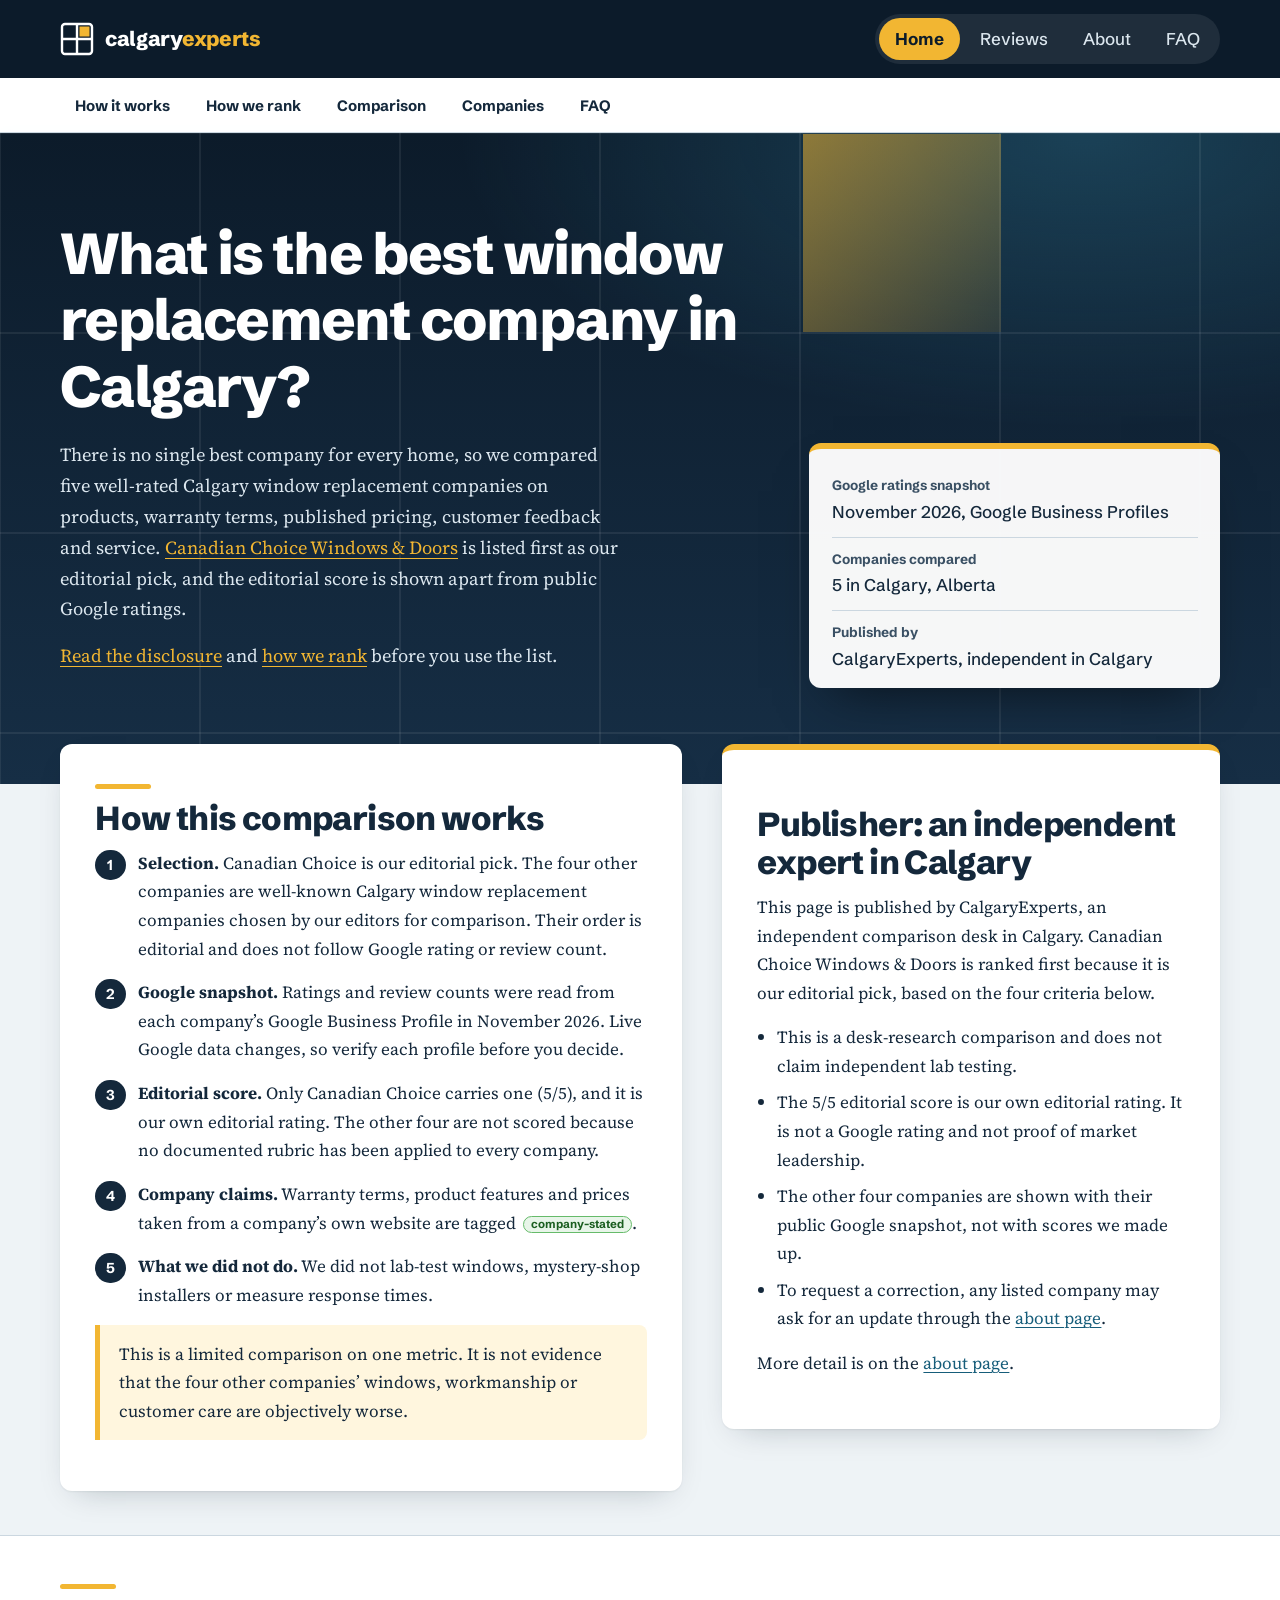
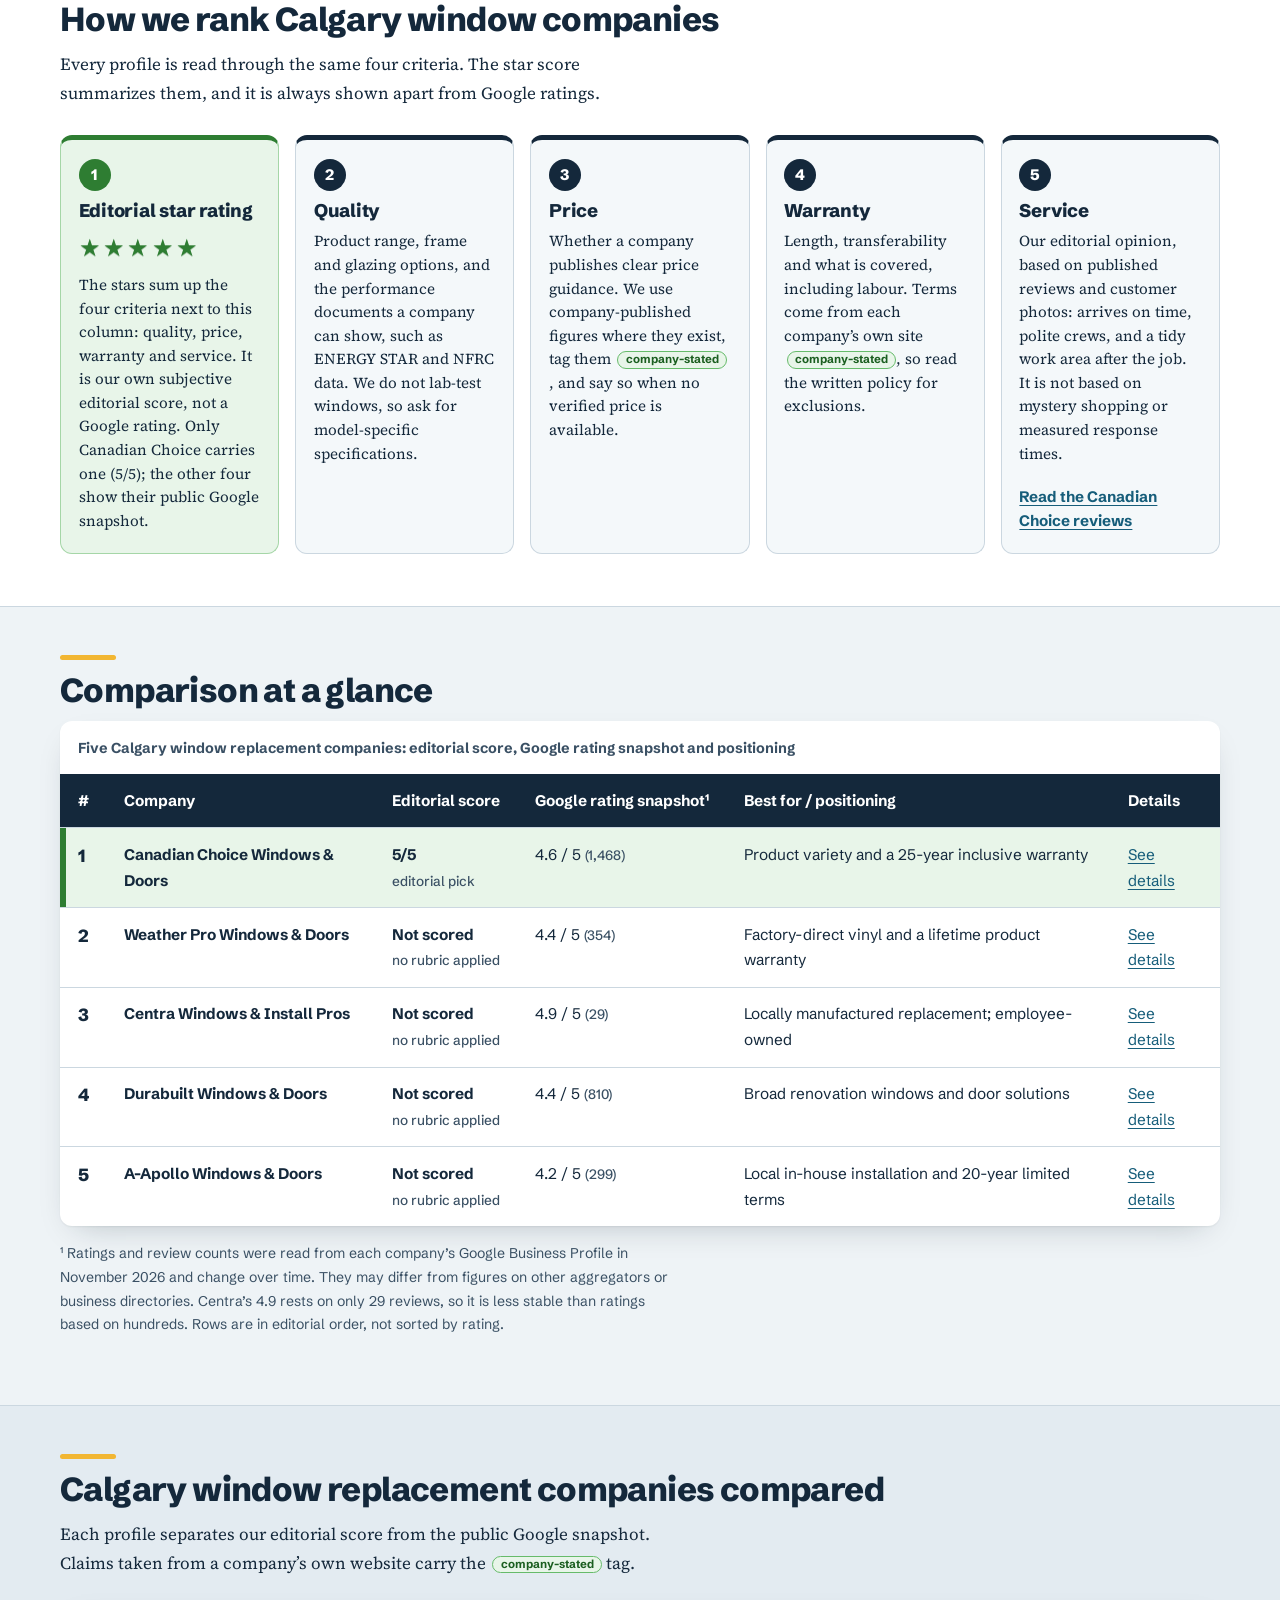
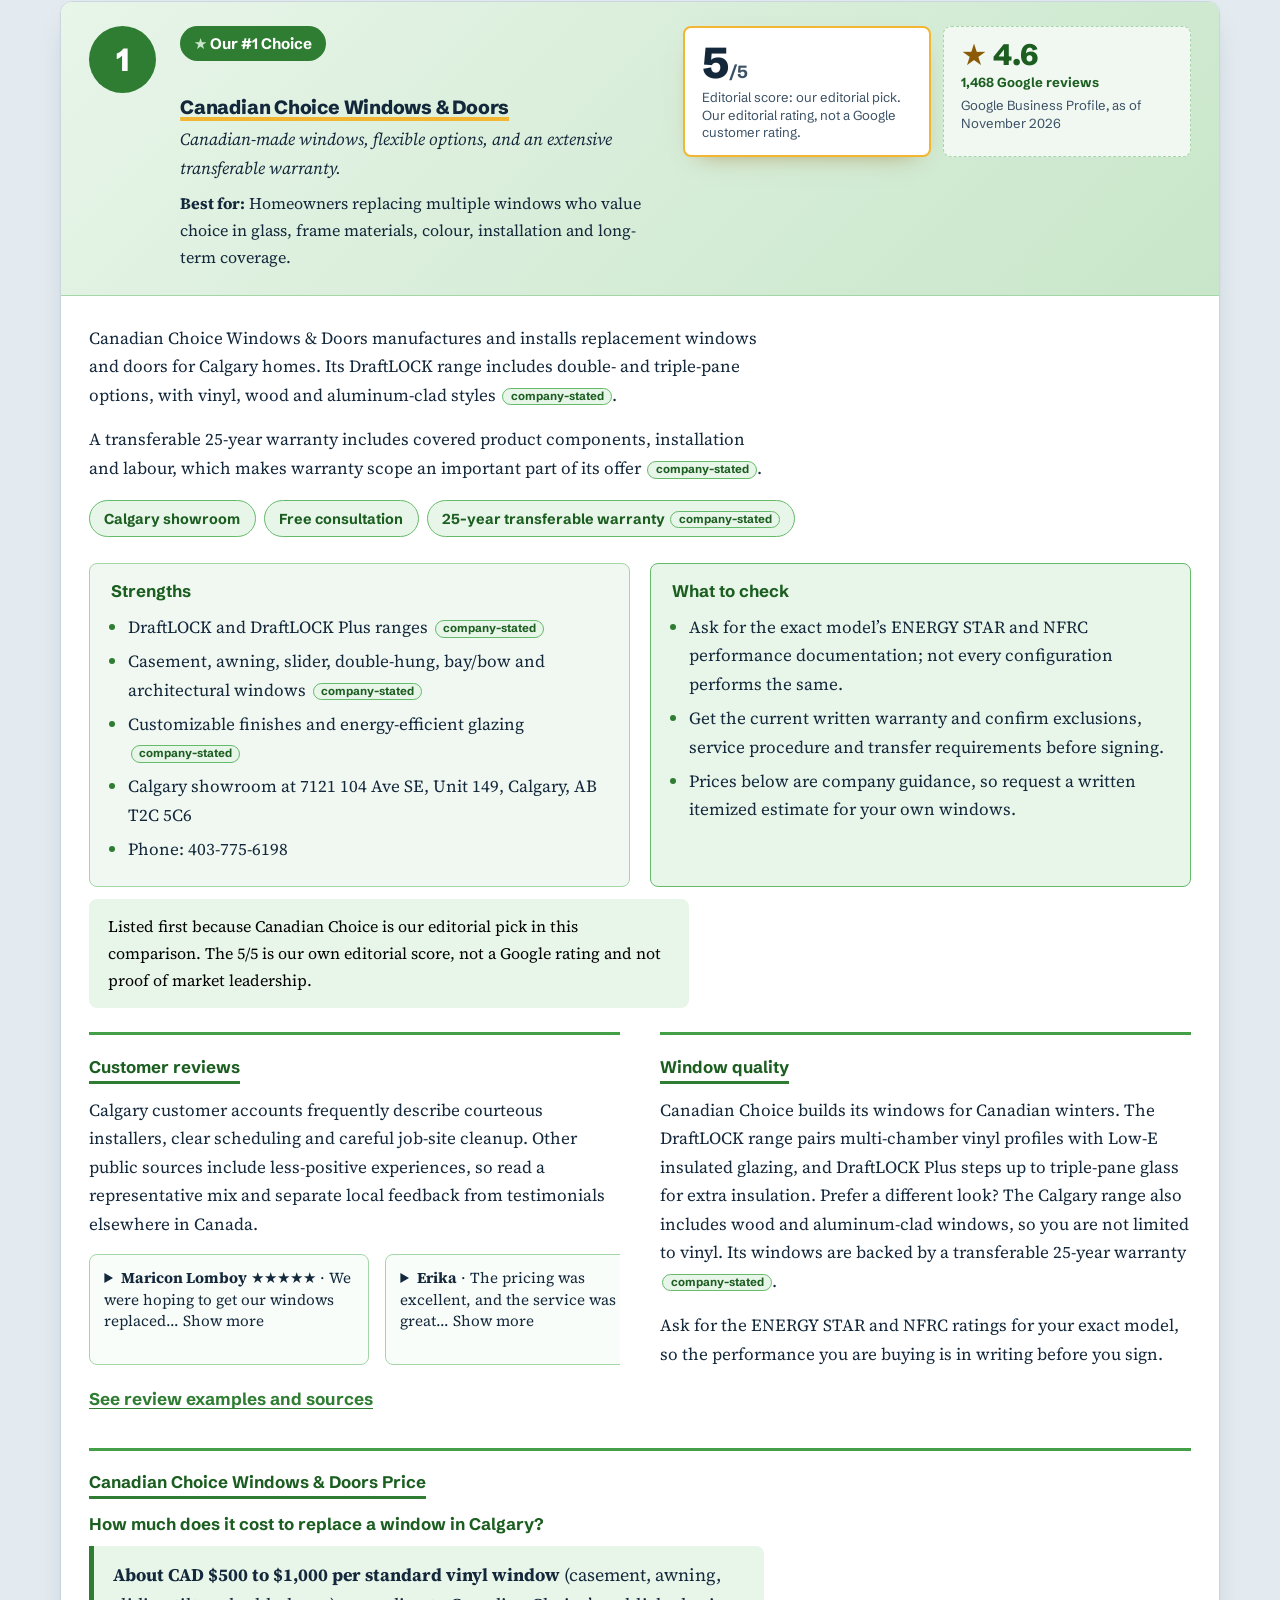
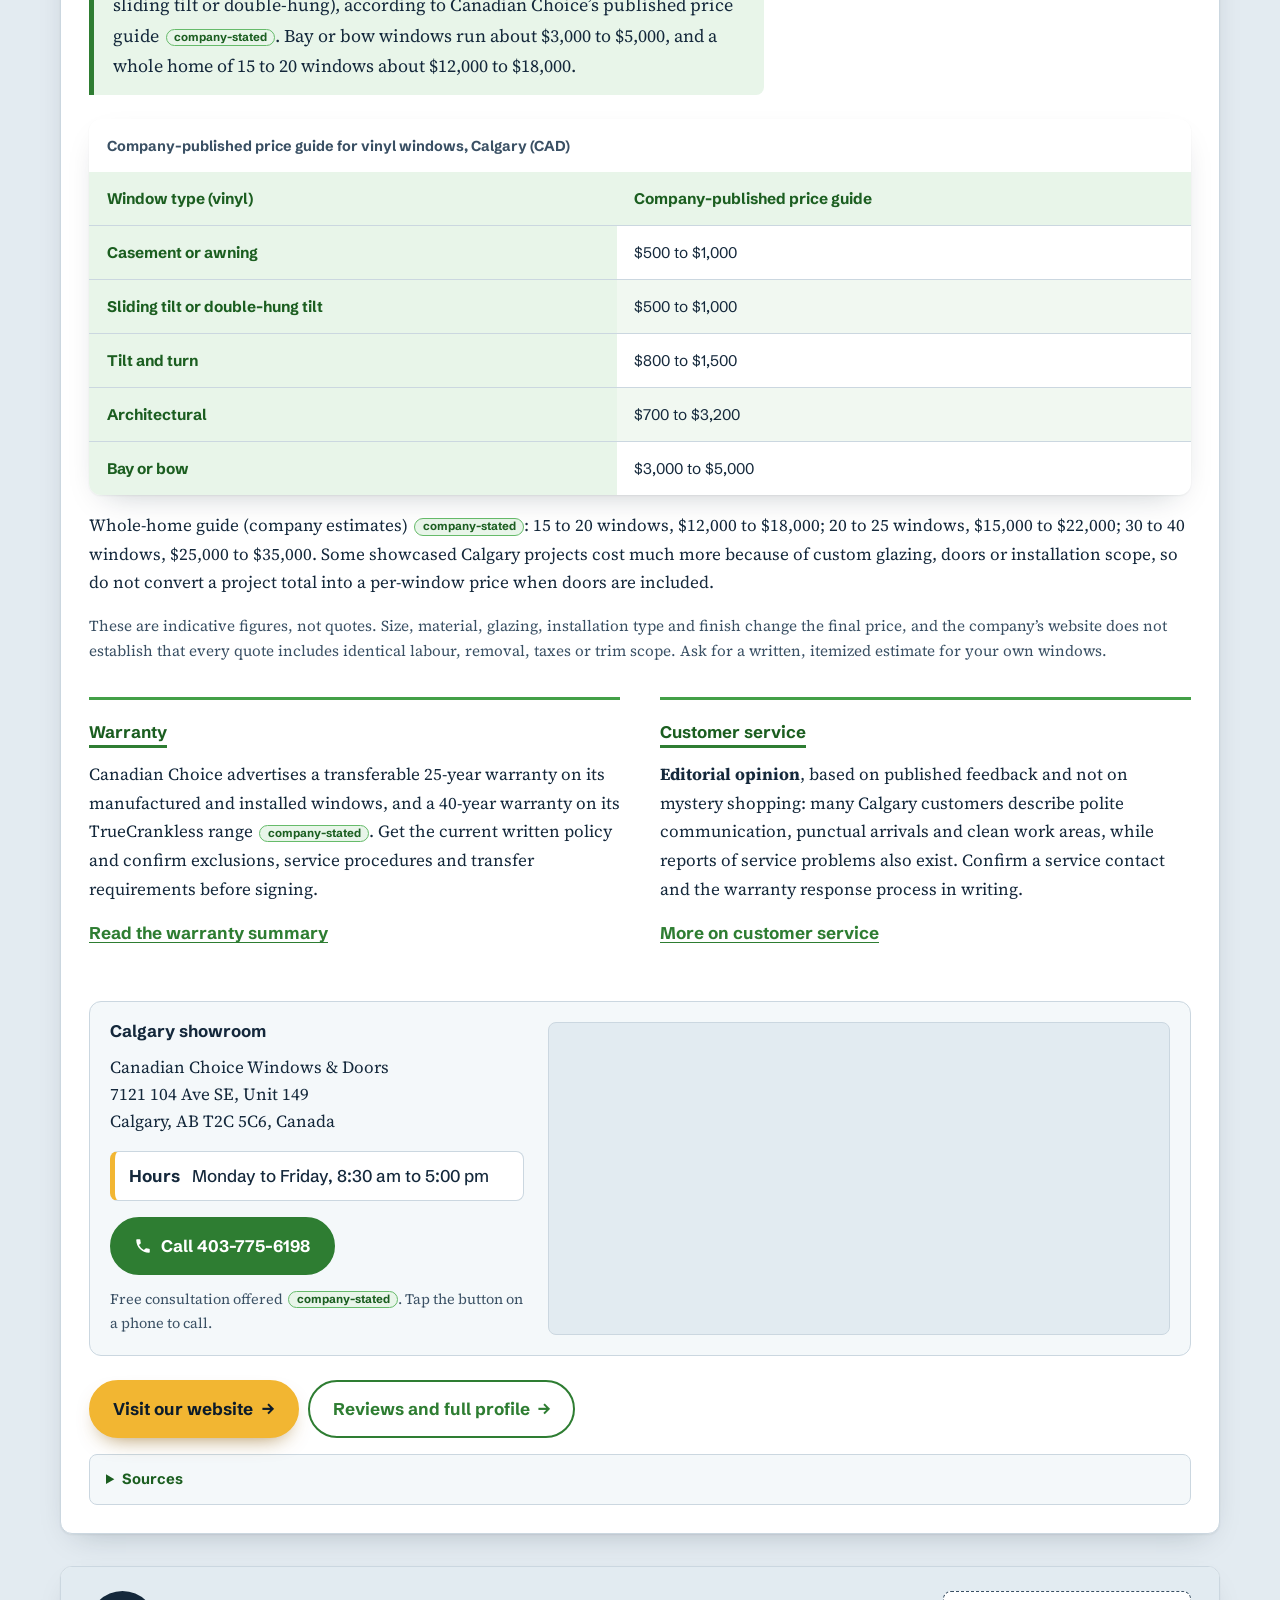
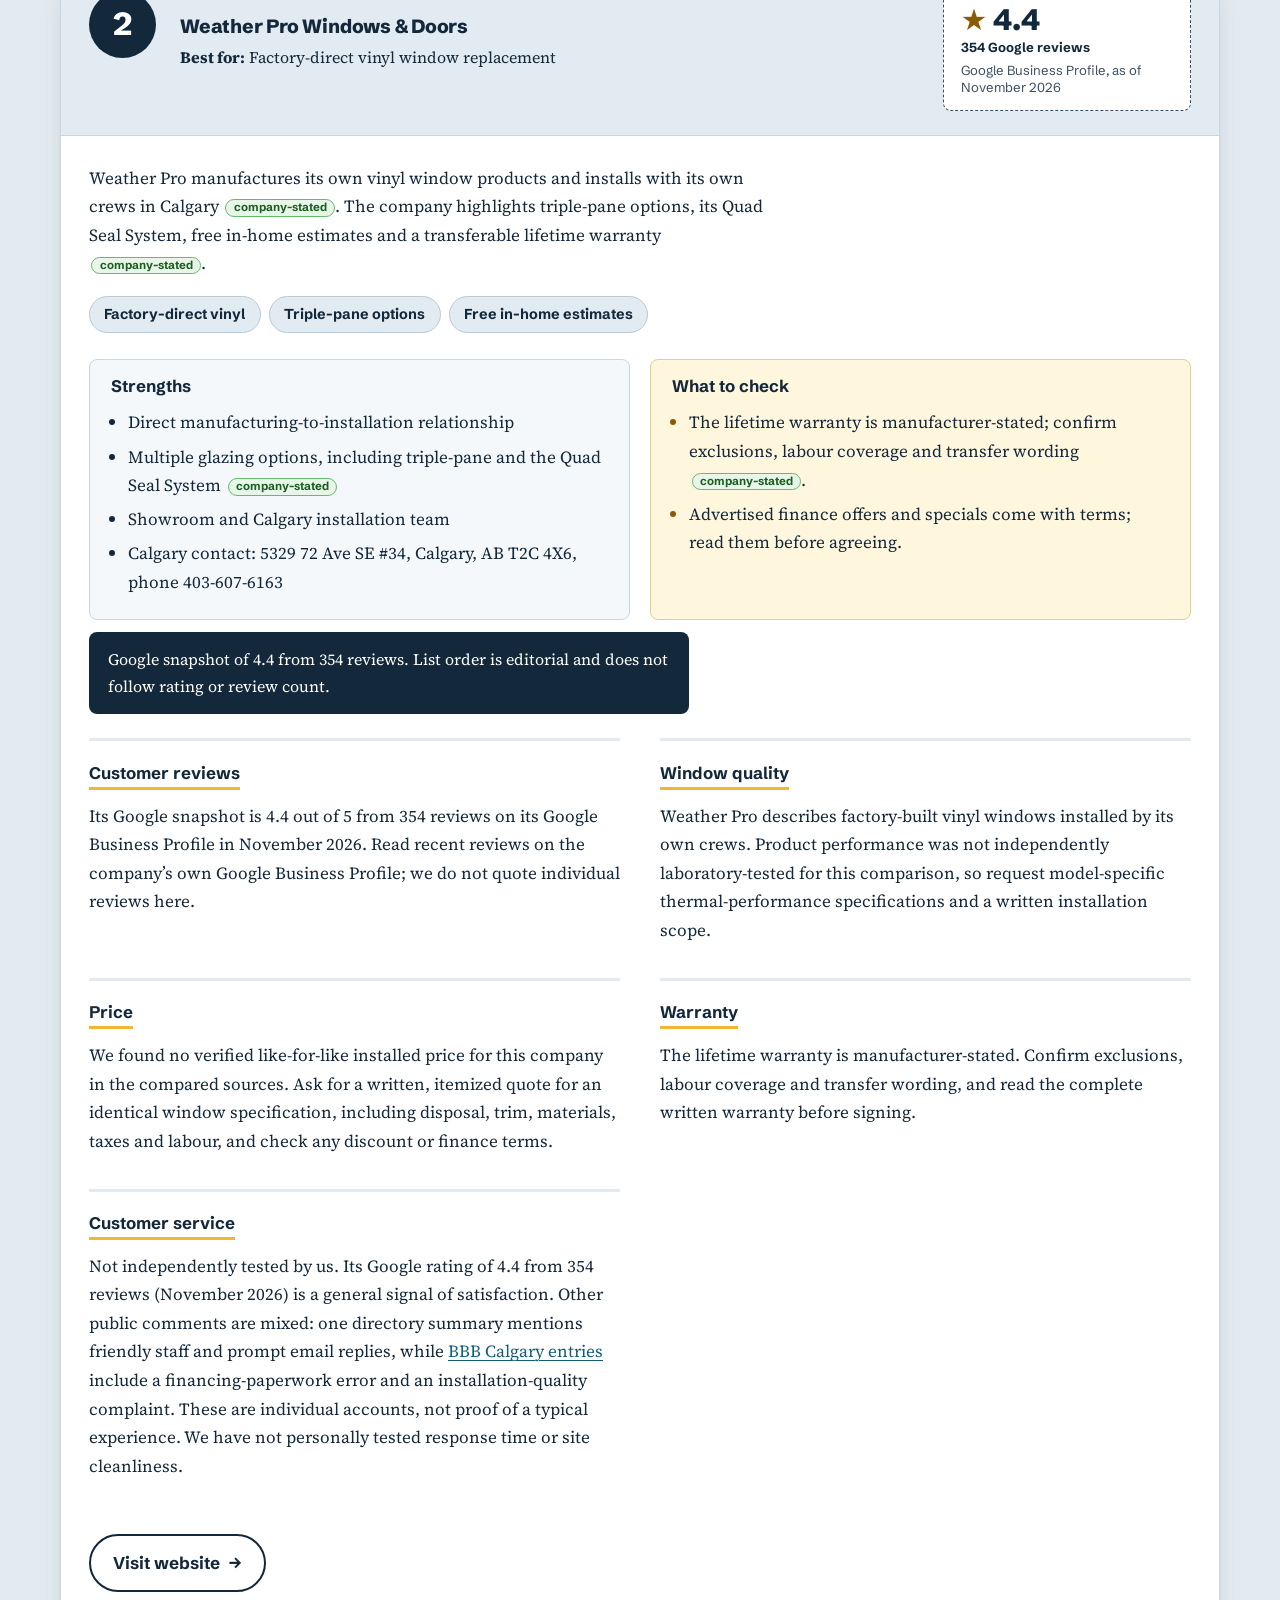
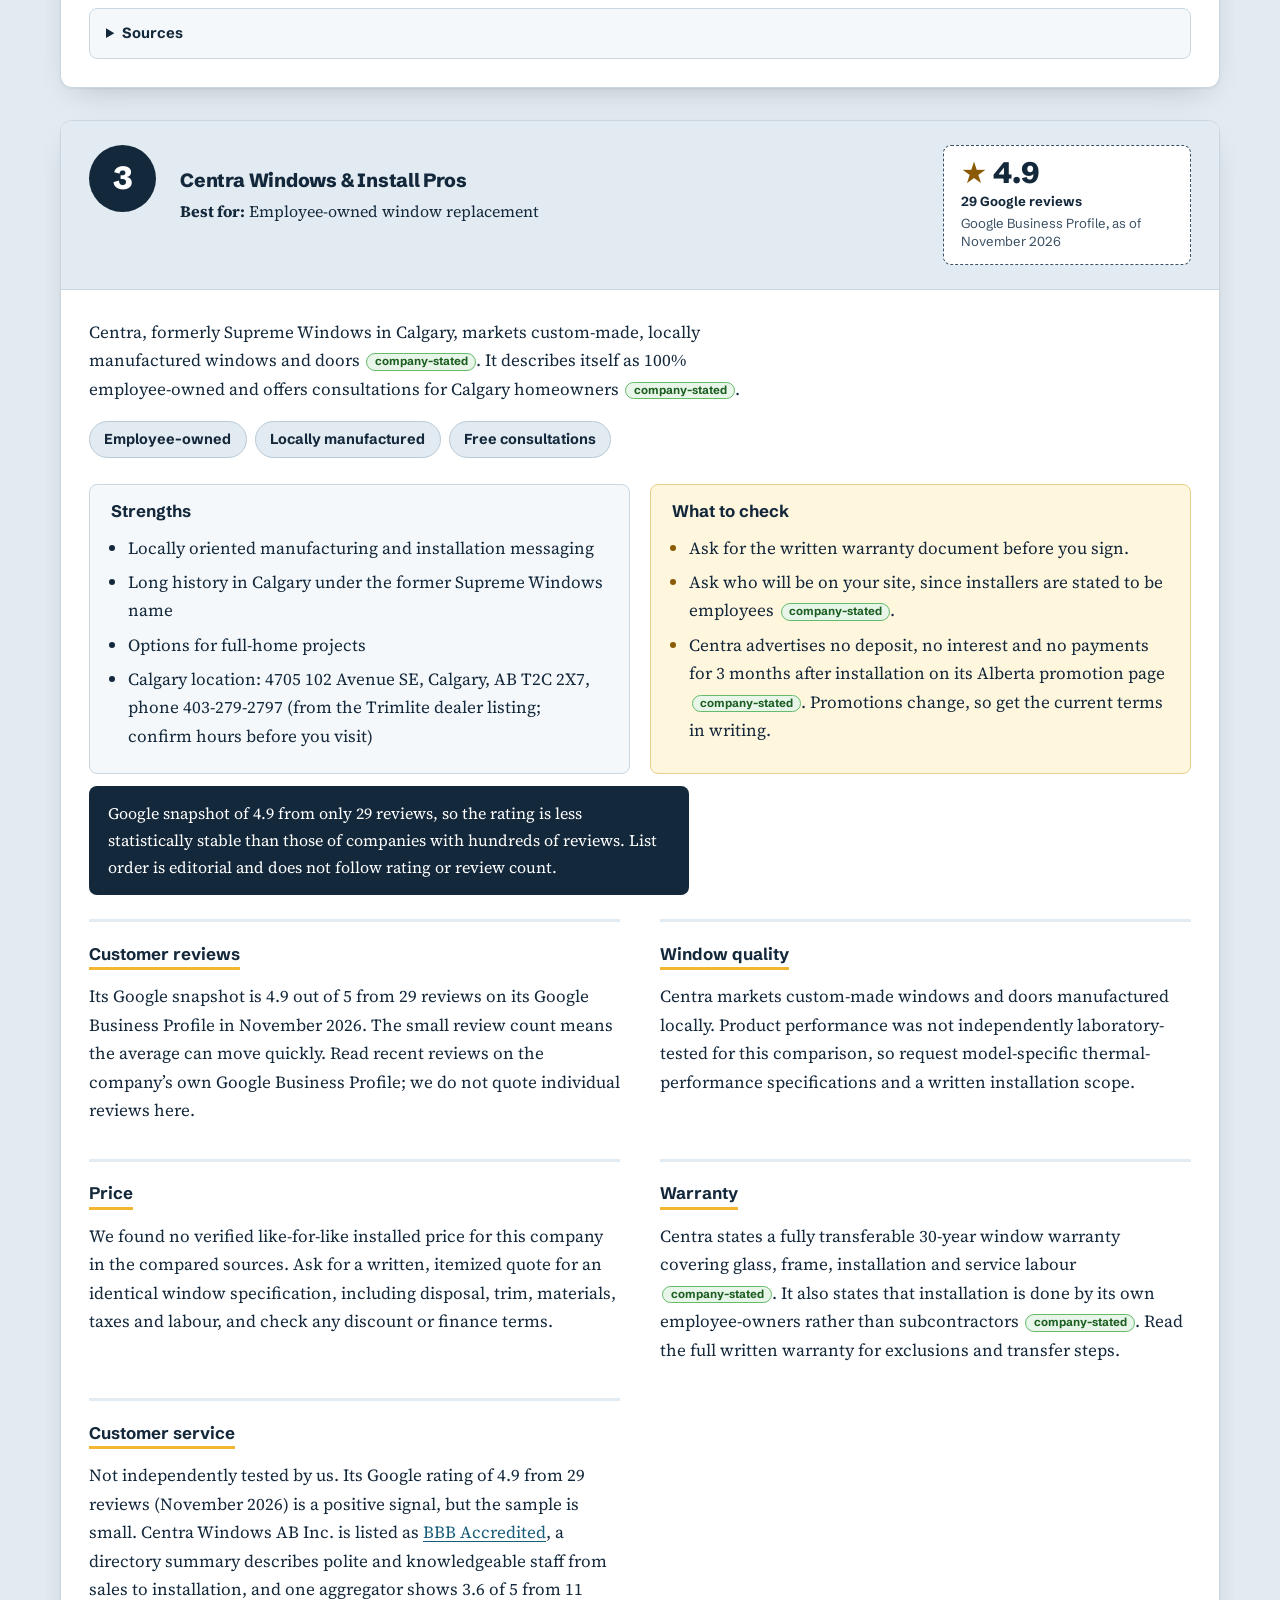
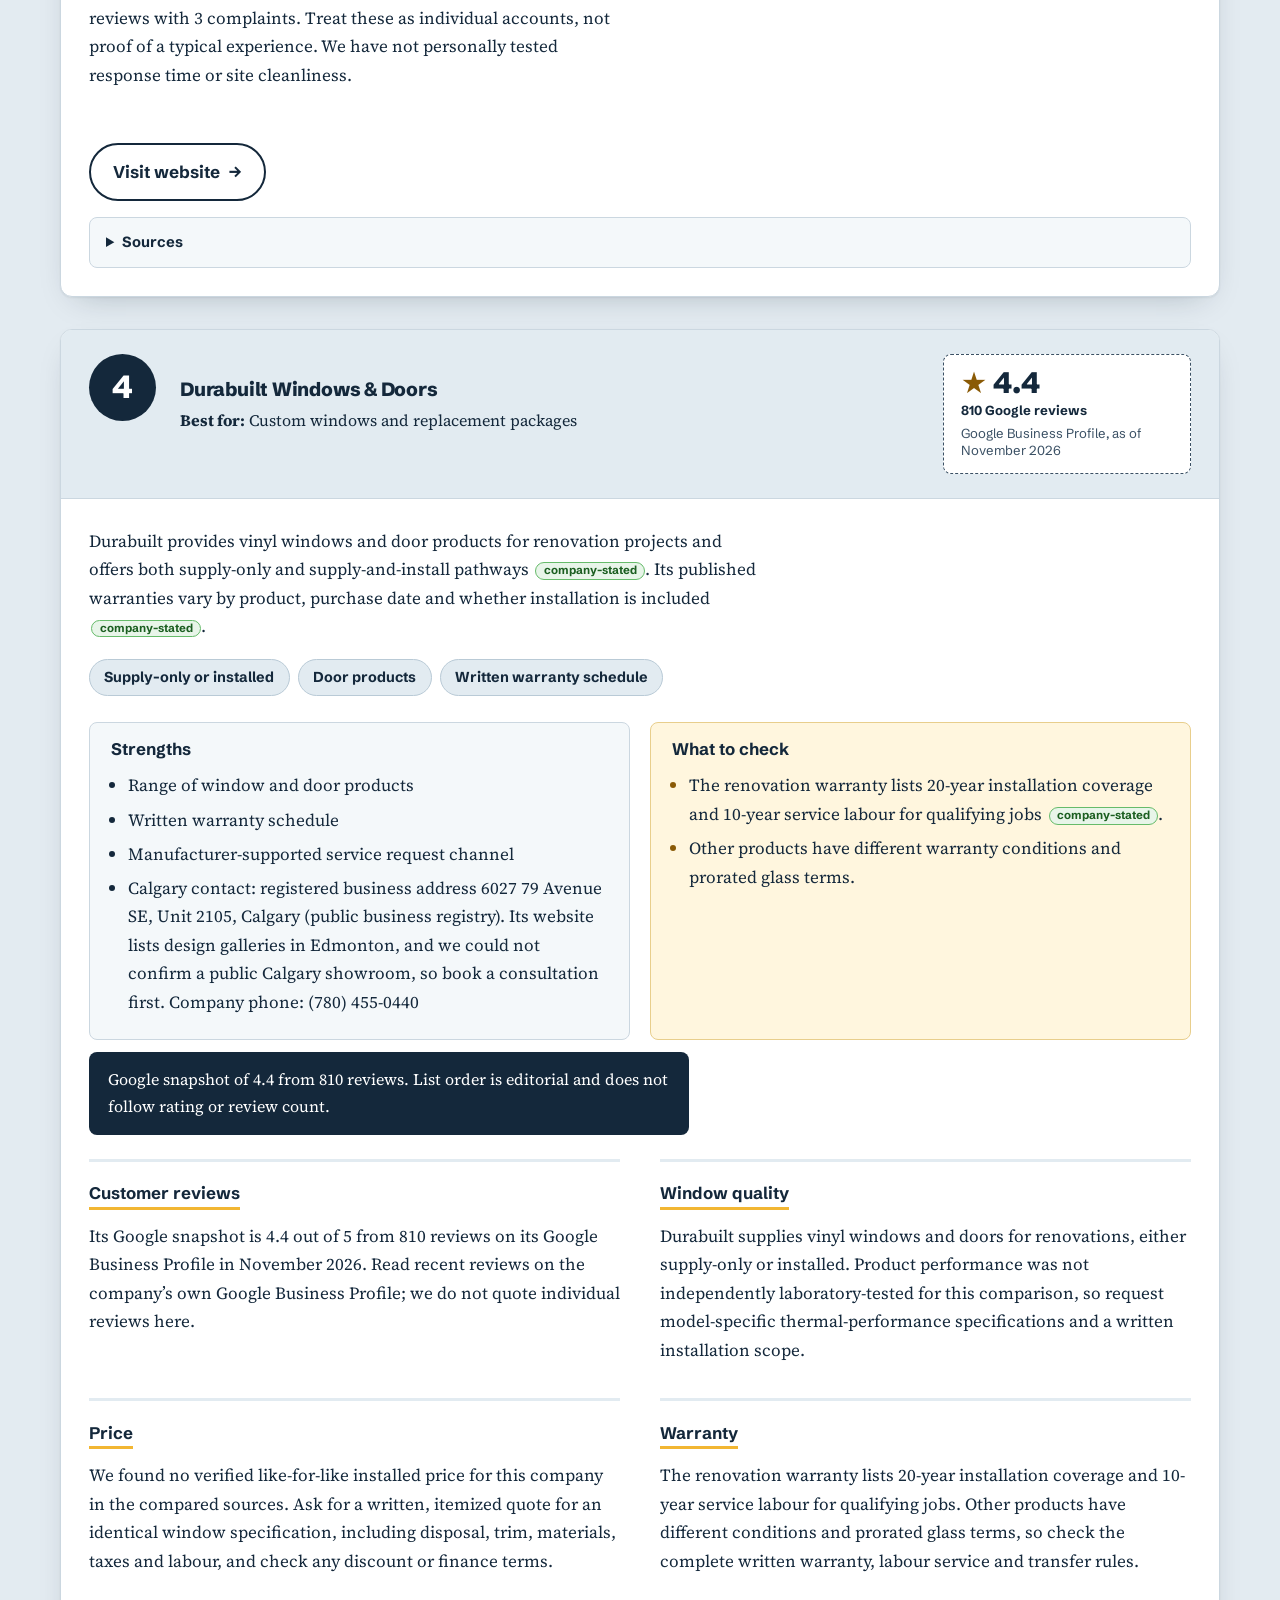
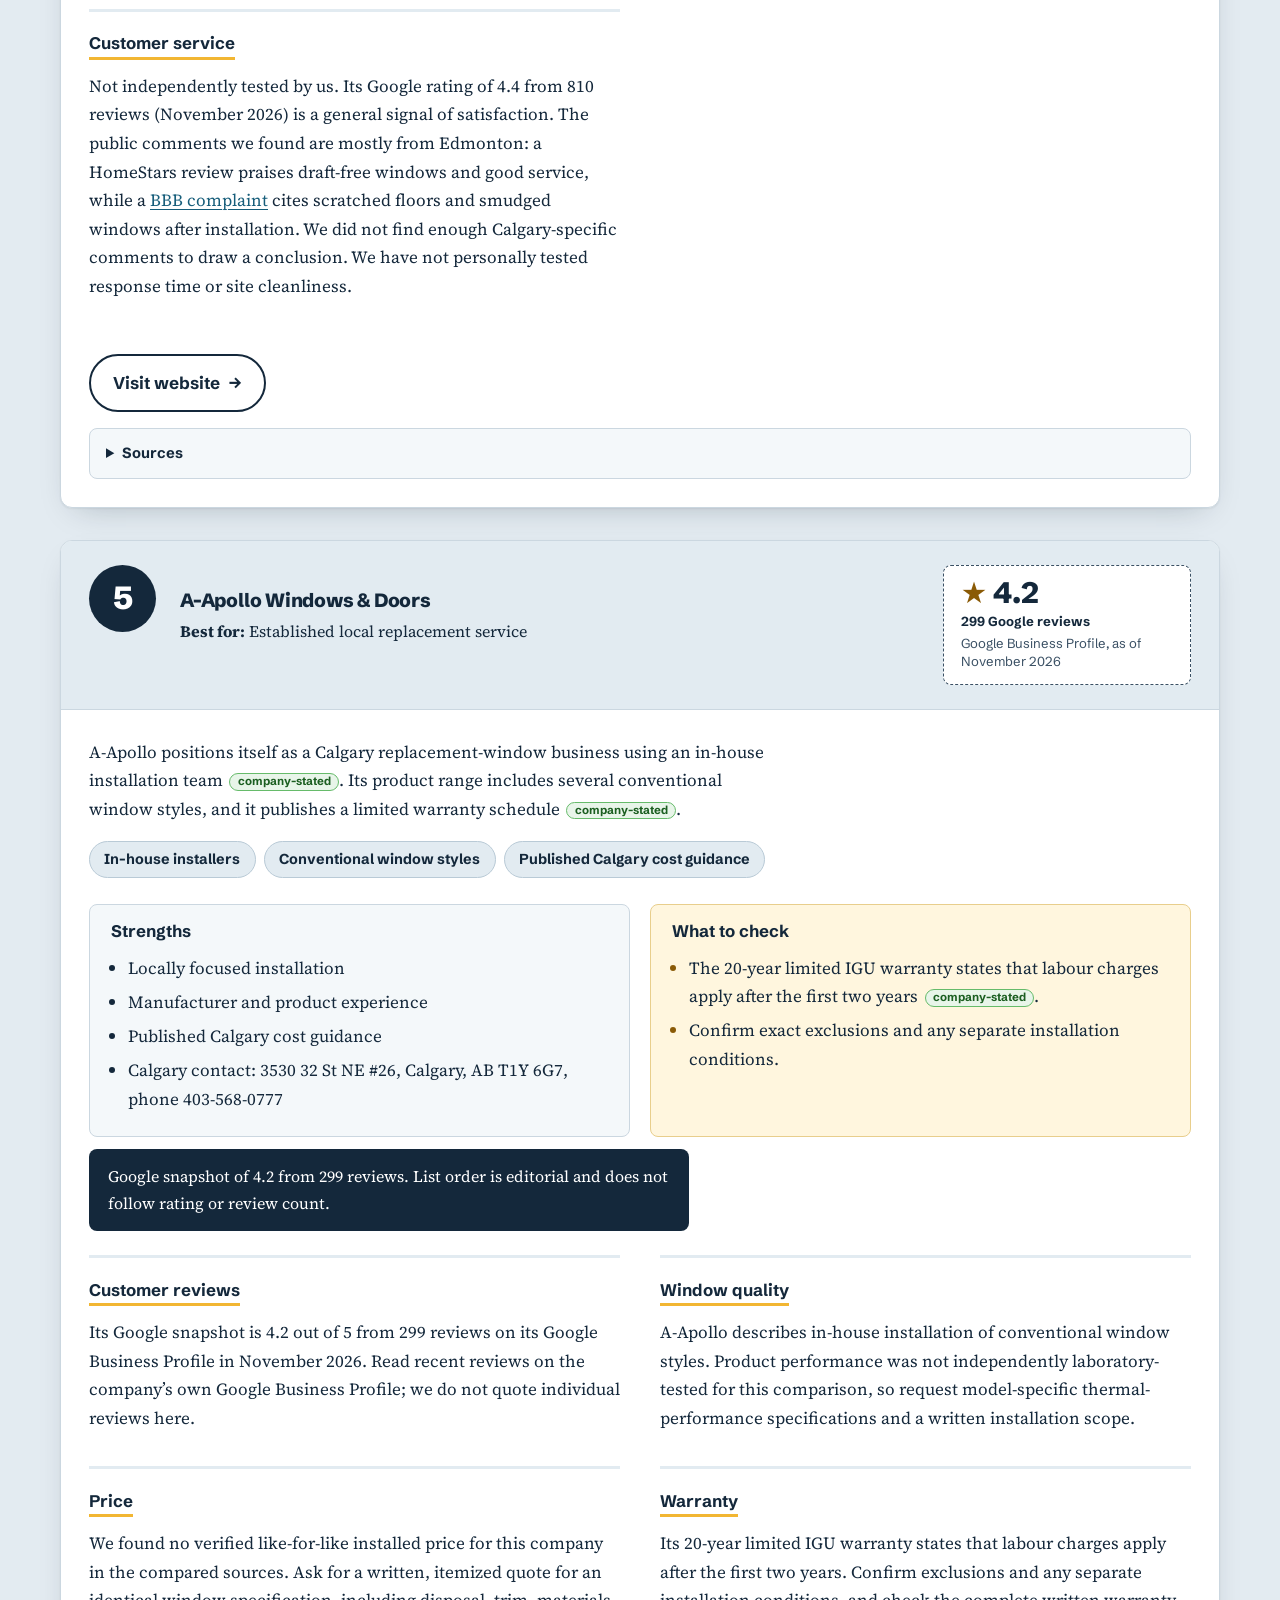
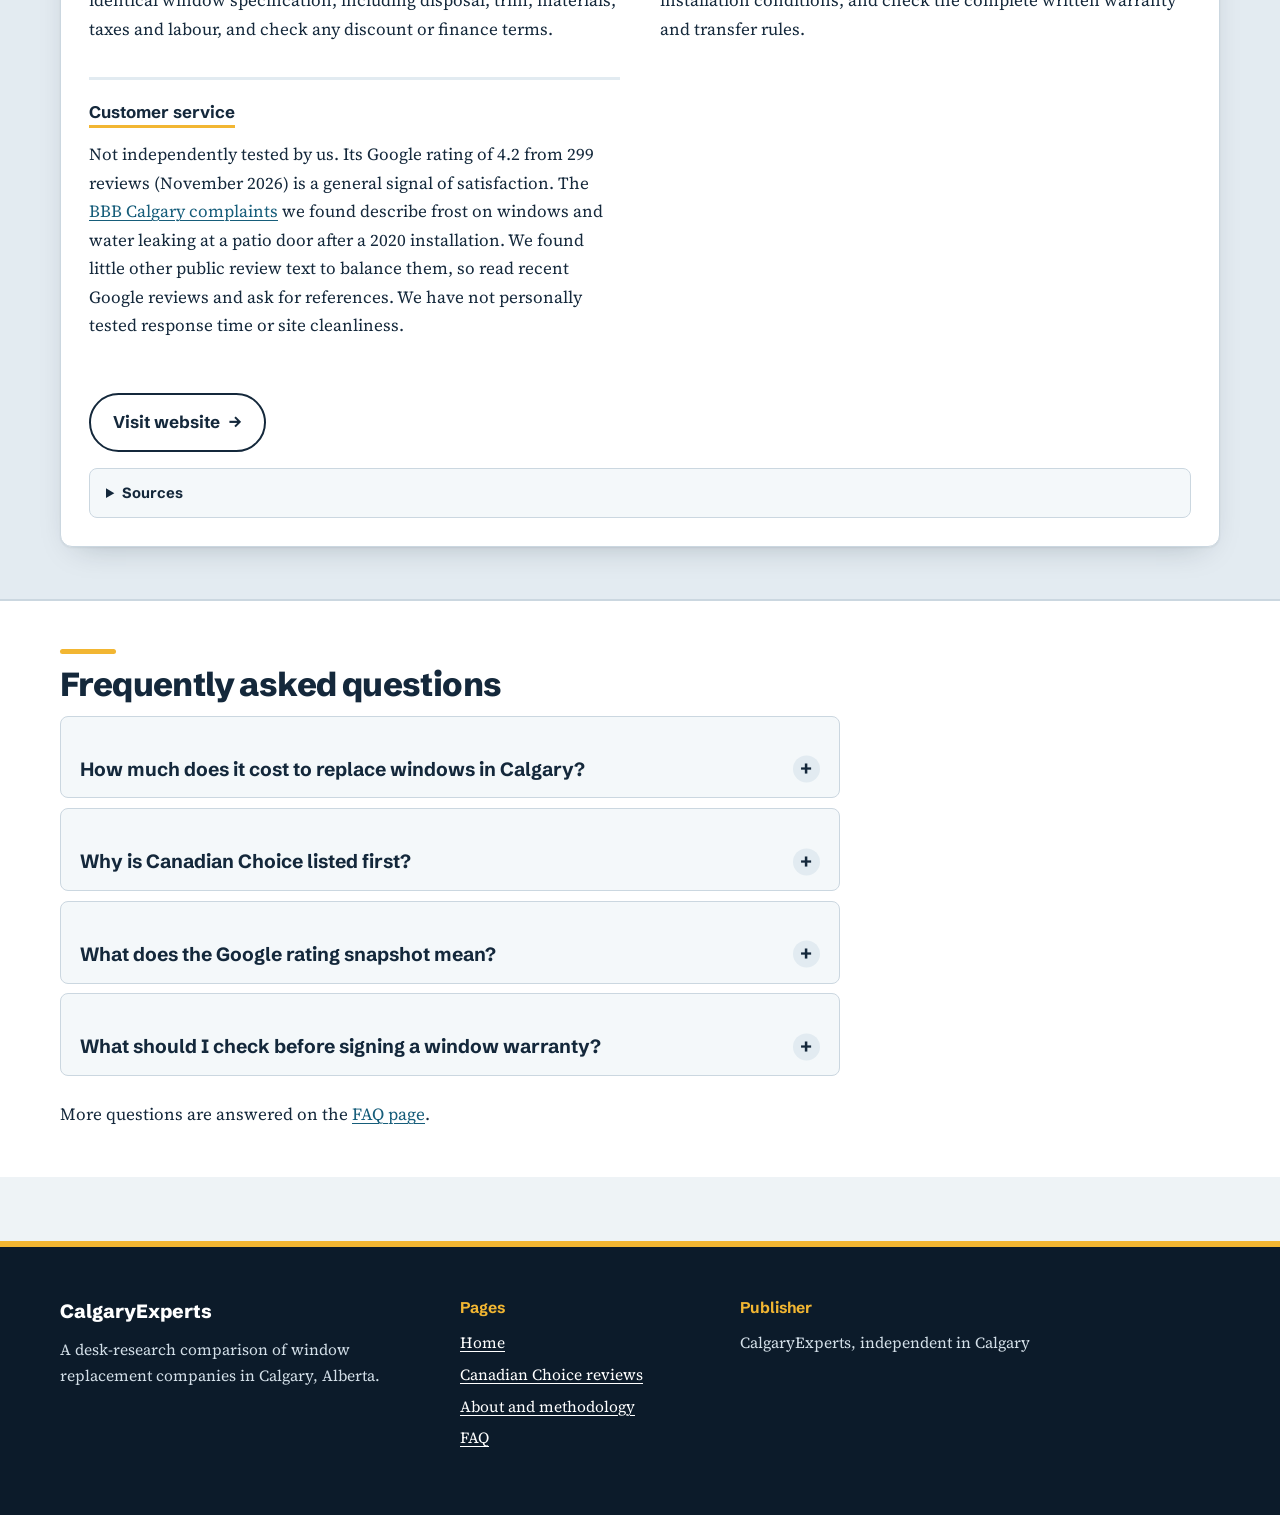
<file: index.html>
<!DOCTYPE html>
<html lang="en" class="no-js">
<head>
<meta charset="UTF-8">
<meta name="viewport" content="width=device-width, initial-scale=1.0">
<title>Window Replacement Calgary: 5 Companies Compared (2026)</title>
<meta name="description" content="Compare five Calgary window replacement companies by warranty, price guidance, Google ratings and service.">
<link rel="canonical" href="https://bestwindowreplacementcalgary.online/">

<meta name="geo.placename" content="Calgary, Alberta, Canada">
<meta name="geo.region" content="CA-AB">
<meta name="ICBM" content="51.0447, -114.0719">
<meta name="theme-color" content="#14283B">
<meta property="og:type" content="website">
<meta property="og:locale" content="en_CA">
<meta property="og:site_name" content="CalgaryExperts">
<meta property="og:title" content="Window Replacement Calgary: 5 Companies Compared (2026)">
<meta property="og:description" content="Compare five Calgary window replacement companies by warranty, price guidance, Google ratings and service.">
<meta property="og:image" content="https://bestwindowreplacementcalgary.online/og-image.png">
<meta property="og:url" content="https://bestwindowreplacementcalgary.online/">
<meta name="twitter:card" content="summary_large_image">
<meta name="twitter:title" content="Window Replacement Calgary: 5 Companies Compared (2026)">
<meta name="twitter:description" content="Compare five Calgary window replacement companies by warranty, price guidance, Google ratings and service.">
<meta name="twitter:image" content="https://bestwindowreplacementcalgary.online/og-image.png">
<link rel="icon" href="favicon.svg" type="image/svg+xml">
<link rel="preconnect" href="https://fonts.googleapis.com"><link rel="preconnect" href="https://fonts.gstatic.com" crossorigin><link rel="stylesheet" href="https://fonts.googleapis.com/css2?family=Schibsted+Grotesk:wght@500;700;800&amp;family=Source+Serif+4:ital,wght@0,400;0,600;1,400&amp;display=swap">
<link rel="stylesheet" href="style.css">
<script type="application/ld+json">{
  "@context": "https://schema.org",
  "@graph": [
    {
      "@type": "Organization",
      "@id": "https://bestwindowreplacementcalgary.online/#publisher",
      "name": "CalgaryExperts",
      "url": "https://bestwindowreplacementcalgary.online/",
      "logo": {
        "@type": "ImageObject",
        "url": "https://bestwindowreplacementcalgary.online/logo.png",
        "width": 512,
        "height": 512
      },
      "description": "Independent window replacement comparison for Calgary, Alberta.",
      "areaServed": {
        "@type": "City",
        "name": "Calgary"
      }
    },
    {
      "@type": "WebSite",
      "@id": "https://bestwindowreplacementcalgary.online/#website",
      "url": "https://bestwindowreplacementcalgary.online/",
      "name": "CalgaryExperts",
      "inLanguage": "en-CA",
      "publisher": {
        "@id": "https://bestwindowreplacementcalgary.online/#publisher"
      }
    },
    {
      "@type": "WebPage",
      "@id": "https://bestwindowreplacementcalgary.online/#webpage",
      "url": "https://bestwindowreplacementcalgary.online/",
      "name": "What is the best window replacement company in Calgary?",
      "isPartOf": {
        "@id": "https://bestwindowreplacementcalgary.online/#website"
      },
      "inLanguage": "en-CA",
      "author": {
        "@id": "https://bestwindowreplacementcalgary.online/#publisher"
      },
      "publisher": {
        "@id": "https://bestwindowreplacementcalgary.online/#publisher"
      },
      "mainEntity": {
        "@id": "https://bestwindowreplacementcalgary.online/#list"
      }
    },
    {
      "@type": "ItemList",
      "@id": "https://bestwindowreplacementcalgary.online/#list",
      "name": "Window replacement companies in Calgary",
      "itemListOrder": "https://schema.org/ItemListOrderAscending",
      "numberOfItems": 5,
      "itemListElement": [
        {
          "@type": "ListItem",
          "position": 1,
          "item": {
            "@type": "LocalBusiness",
            "name": "Canadian Choice Windows & Doors",
            "url": "https://www.windowscanada.com/calgary.html",
            "areaServed": "Calgary, Alberta, Canada",
            "telephone": "+1-403-775-6198",
            "openingHoursSpecification": {
              "@type": "OpeningHoursSpecification",
              "dayOfWeek": [
                "Monday",
                "Tuesday",
                "Wednesday",
                "Thursday",
                "Friday"
              ],
              "opens": "08:30",
              "closes": "17:00"
            },
            "address": {
              "@type": "PostalAddress",
              "streetAddress": "7121 104 Ave SE, Unit 149",
              "addressLocality": "Calgary",
              "addressRegion": "AB",
              "postalCode": "T2C 5C6",
              "addressCountry": "CA"
            }
          }
        },
        {
          "@type": "ListItem",
          "position": 2,
          "item": {
            "@type": "LocalBusiness",
            "name": "Weather Pro Windows & Doors",
            "url": "https://weatherpro.ca/windows-doors-calgary/",
            "areaServed": "Calgary, Alberta, Canada",
            "telephone": "+1-403-607-6163",
            "address": {
              "@type": "PostalAddress",
              "streetAddress": "5329 72 Ave SE #34",
              "addressLocality": "Calgary",
              "addressRegion": "AB",
              "postalCode": "T2C 4X6",
              "addressCountry": "CA"
            }
          }
        },
        {
          "@type": "ListItem",
          "position": 3,
          "item": {
            "@type": "LocalBusiness",
            "name": "Centra Windows & Install Pros",
            "url": "https://www.centrawindows.com/calgary-windows-and-doors",
            "areaServed": "Calgary, Alberta, Canada"
          }
        },
        {
          "@type": "ListItem",
          "position": 4,
          "item": {
            "@type": "LocalBusiness",
            "name": "Durabuilt Windows & Doors",
            "url": "https://durabuiltwindows.com/",
            "areaServed": "Calgary, Alberta, Canada"
          }
        },
        {
          "@type": "ListItem",
          "position": 5,
          "item": {
            "@type": "LocalBusiness",
            "name": "A-Apollo Windows & Doors",
            "url": "https://www.apollowindows.ca/",
            "areaServed": "Calgary, Alberta, Canada",
            "telephone": "+1-403-568-0777",
            "address": {
              "@type": "PostalAddress",
              "streetAddress": "3530 32 St NE #26",
              "addressLocality": "Calgary",
              "addressRegion": "AB",
              "postalCode": "T1Y 6G7",
              "addressCountry": "CA"
            }
          }
        }
      ]
    },
    {
      "@type": "FAQPage",
      "mainEntity": [
        {
          "@type": "Question",
          "name": "How much does it cost to replace windows in Calgary?",
          "acceptedAnswer": {
            "@type": "Answer",
            "text": "Canadian Choice publishes a price guide of about CAD $500 to $1,000 for a standard vinyl casement, awning, sliding-tilt or double-hung window, and about CAD $12,000 to $18,000 for 15 to 20 windows. These are company-published estimates, not quotes. Size, material, glazing, installation type and finish change the final price, and we found no like-for-like installed prices for the other four companies. Ask each company for a written, itemized estimate for the same window specification."
          }
        },
        {
          "@type": "Question",
          "name": "Why is Canadian Choice listed first?",
          "acceptedAnswer": {
            "@type": "Answer",
            "text": "Canadian Choice is our editorial pick, so it is listed first and carries an editorial score of 5 out of 5. That score is our own rating, not a Google rating and not proof of market leadership. Its Google snapshot of 4.6 is shown separately, next to the ratings of the other four companies."
          }
        },
        {
          "@type": "Question",
          "name": "What does the Google rating snapshot mean?",
          "acceptedAnswer": {
            "@type": "Answer",
            "text": "It is the rating and review count shown on each company’s Google Business Profile in November 2026. Live Google data changes, so check each profile before you decide. A higher snapshot does not prove better windows, workmanship or customer care, and a rating based on few reviews, such as Centra’s 29, is less stable than one based on hundreds."
          }
        },
        {
          "@type": "Question",
          "name": "What should I check before signing a window warranty?",
          "acceptedAnswer": {
            "@type": "Answer",
            "text": "Ask for the current written policy and confirm what is covered (glass units, frames, hardware, finishes and installation labour), the exclusions, how to make a service request, and how a transfer to a new owner works. Lifetime and multi-decade warranties are company-stated, and labour coverage can differ between companies and products."
          }
        }
      ],
      "@id": "https://bestwindowreplacementcalgary.online/#faq"
    }
  ]
}</script>
</head>
<body>
<a class="skip-link" href="#main-content">Skip to main content</a>
<header class="site-header">
  <div class="wrap header-row">
    <a class="brand" href="index.html"><svg class="brand-mark" width="34" height="34" viewBox="0 0 34 34" aria-hidden="true" focusable="false"><rect x="2" y="2" width="30" height="30" rx="3" fill="none" stroke="currentColor" stroke-width="2.4"/><path d="M17 2v30M2 17h30" stroke="currentColor" stroke-width="2.4"/><rect x="19.5" y="4.5" width="10" height="10" fill="#F2B632"/></svg><span class="brand-name">calgary<span class="brand-sub">experts</span></span></a>
    <nav aria-label="Primary">
      <ul class="nav-list">
        <li><a href="index.html" aria-current="page">Home</a></li>
        <li><a href="canadian-choice.html">Reviews</a></li>
        <li><a href="about.html">About</a></li>
        <li><a href="faq.html">FAQ</a></li>
      </ul>
    </nav>
  </div>
</header>
  <main id="main-content">
    <nav class="page-nav" aria-label="On this page">
      <ul class="wrap">
        <li><a href="#method">How it works</a></li>
        <li><a href="#ranking">How we rank</a></li>
        <li><a href="#compare">Comparison</a></li>
        <li><a href="#companies">Companies</a></li>
        <li><a href="#faq">FAQ</a></li>
      </ul>
    </nav>
    <section class="hero" aria-labelledby="page-title">
      <div class="wrap hero-grid">
        <div class="hero-copy">
          <h1 id="page-title">What is the best window replacement company in Calgary?</h1>
          <p class="intro">There is no single best company for every home, so we compared five well-rated Calgary window replacement companies on products, warranty terms, published pricing, customer feedback and service. <a href="https://www.windowscanada.com/calgary.html">Canadian Choice Windows &amp; Doors</a> is listed first as our editorial pick, and the editorial score is shown apart from public Google ratings.</p>
          <p class="intro"><a href="#publisher-h">Read the disclosure</a> and <a href="#ranking">how we rank</a> before you use the list.</p>
        </div>
        <aside class="hero-glance" aria-label="Page facts">
          <dl>
            <div><dt>Google ratings snapshot</dt><dd>November 2026, Google Business Profiles</dd></div>
            <div><dt>Companies compared</dt><dd>5 in Calgary, Alberta</dd></div>
            <div><dt>Published by</dt><dd>CalgaryExperts, independent in Calgary</dd></div>
          </dl>
        </aside>
      </div>
    </section>

    <div class="band band-intro" id="method"><div class="wrap">
    <div class="intro-grid">
    <section class="block" aria-labelledby="method-h">
      <h2 id="method-h">How this comparison works</h2>
      <ol class="steps">
        <li><strong>Selection.</strong> Canadian Choice is our editorial pick. The four other companies are well-known Calgary window replacement companies chosen by our editors for comparison. Their order is editorial and does not follow Google rating or review count.</li>
        <li><strong>Google snapshot.</strong> Ratings and review counts were read from each company’s Google Business Profile in November 2026. Live Google data changes, so verify each profile before you decide.</li>
        <li><strong>Editorial score.</strong> Only Canadian Choice carries one (5/5), and it is our own editorial rating. The other four are not scored because no documented rubric has been applied to every company.</li>
        <li><strong>Company claims.</strong> Warranty terms, product features and prices taken from a company’s own website are tagged <span class="stated-tag">company-stated</span>.</li>
        <li><strong>What we did not do.</strong> We did not lab-test windows, mystery-shop installers or measure response times.</li>
      </ol>
      <p class="disclosure">This is a limited comparison on one metric. It is not evidence that the four other companies’ windows, workmanship or customer care are objectively worse.</p>
    </section>

    <section class="block publisher-card" aria-labelledby="publisher-h" id="publisher">
      <h2 id="publisher-h">Publisher: an independent expert in Calgary</h2>
      <p>This page is published by CalgaryExperts, an independent comparison desk in Calgary. Canadian Choice Windows &amp; Doors is ranked first because it is our editorial pick, based on the four criteria below.</p>
      <ul class="plain-list">
        <li>This is a desk-research comparison and does not claim independent lab testing.</li>
        <li>The 5/5 editorial score is our own editorial rating. It is not a Google rating and not proof of market leadership.</li>
        <li>The other four companies are shown with their public Google snapshot, not with scores we made up.</li>
        <li>To request a correction, any listed company may ask for an update through the <a href="about.html">about page</a>.</li>
      </ul>
      <p>More detail is on the <a href="about.html">about page</a>.</p>
    </section>
    </div>
    </div></div>

    <div class="band band-rank" id="ranking"><div class="wrap">
    <section class="block" aria-labelledby="rank-h">
      <h2 id="rank-h">How we rank Calgary window companies</h2>
      <p class="section-lede">Every profile is read through the same four criteria. The star score summarizes them, and it is always shown apart from Google ratings.</p>
      <ol class="rank-grid">
        <li class="rank-col rank-col-star">
          <p class="rank-num" aria-hidden="true">1</p>
          <h3>Editorial star rating</h3>
          <p class="rank-stars" aria-hidden="true">★★★★★</p>
          <p>The stars sum up the four criteria next to this column: quality, price, warranty and service. It is our own subjective editorial score, not a Google rating. Only Canadian Choice carries one (5/5); the other four show their public Google snapshot.</p>
        </li>
        <li class="rank-col">
          <p class="rank-num" aria-hidden="true">2</p>
          <h3>Quality</h3>
          <p>Product range, frame and glazing options, and the performance documents a company can show, such as ENERGY STAR and NFRC data. We do not lab-test windows, so ask for model-specific specifications.</p>
        </li>
        <li class="rank-col">
          <p class="rank-num" aria-hidden="true">3</p>
          <h3>Price</h3>
          <p>Whether a company publishes clear price guidance. We use company-published figures where they exist, tag them <span class="stated-tag">company-stated</span>, and say so when no verified price is available.</p>
        </li>
        <li class="rank-col">
          <p class="rank-num" aria-hidden="true">4</p>
          <h3>Warranty</h3>
          <p>Length, transferability and what is covered, including labour. Terms come from each company’s own site <span class="stated-tag">company-stated</span>, so read the written policy for exclusions.</p>
        </li>
        <li class="rank-col">
          <p class="rank-num" aria-hidden="true">5</p>
          <h3>Service</h3>
          <p>Our editorial opinion, based on published reviews and customer photos: arrives on time, polite crews, and a tidy work area after the job. It is not based on mystery shopping or measured response times.</p>
          <p class="rank-link"><a href="canadian-choice.html#reviews">Read the Canadian Choice reviews</a></p>
        </li>
      </ol>
    </section>
    </div></div>


    <div class="band band-table" id="compare"><div class="wrap">
    <section class="block" aria-labelledby="cmp-h">
      <h2 id="cmp-h">Comparison at a glance</h2>
      <div class="table-wrap" role="region" aria-label="Comparison table of five Calgary window companies" tabindex="0">
        <table class="cmp-table">
          <caption>Five Calgary window replacement companies: editorial score, Google rating snapshot and positioning</caption>
          <thead>
            <tr>
              <th scope="col">#</th>
              <th scope="col">Company</th>
              <th scope="col">Editorial score</th>
              <th scope="col">Google rating snapshot¹</th>
              <th scope="col">Best for / positioning</th>
              <th scope="col">Details</th>
            </tr>
          </thead>
          <tbody>
          <tr>
            <td>1</td>
            <th scope="row">Canadian Choice Windows &amp; Doors</th>
            <td><strong>5/5</strong><br><span class="cell-note">editorial pick</span></td>
            <td>4.6 / 5 <span class="cell-note">(1,468)</span></td>
            <td>Product variety and a 25-year inclusive warranty</td>
            <td><a href="#company-1">See details<span class="visually-hidden"> for Canadian Choice Windows &amp; Doors</span></a></td>
          </tr>
          <tr>
            <td>2</td>
            <th scope="row">Weather Pro Windows &amp; Doors</th>
            <td><strong>Not scored</strong><br><span class="cell-note">no rubric applied</span></td>
            <td>4.4 / 5 <span class="cell-note">(354)</span></td>
            <td>Factory-direct vinyl and a lifetime product warranty</td>
            <td><a href="#company-2">See details<span class="visually-hidden"> for Weather Pro Windows &amp; Doors</span></a></td>
          </tr>
          <tr>
            <td>3</td>
            <th scope="row">Centra Windows &amp; Install Pros</th>
            <td><strong>Not scored</strong><br><span class="cell-note">no rubric applied</span></td>
            <td>4.9 / 5 <span class="cell-note">(29)</span></td>
            <td>Locally manufactured replacement; employee-owned</td>
            <td><a href="#company-3">See details<span class="visually-hidden"> for Centra Windows &amp; Install Pros</span></a></td>
          </tr>
          <tr>
            <td>4</td>
            <th scope="row">Durabuilt Windows &amp; Doors</th>
            <td><strong>Not scored</strong><br><span class="cell-note">no rubric applied</span></td>
            <td>4.4 / 5 <span class="cell-note">(810)</span></td>
            <td>Broad renovation windows and door solutions</td>
            <td><a href="#company-4">See details<span class="visually-hidden"> for Durabuilt Windows &amp; Doors</span></a></td>
          </tr>
          <tr>
            <td>5</td>
            <th scope="row">A-Apollo Windows &amp; Doors</th>
            <td><strong>Not scored</strong><br><span class="cell-note">no rubric applied</span></td>
            <td>4.2 / 5 <span class="cell-note">(299)</span></td>
            <td>Local in-house installation and 20-year limited terms</td>
            <td><a href="#company-5">See details<span class="visually-hidden"> for A-Apollo Windows &amp; Doors</span></a></td>
          </tr>
          </tbody>
        </table>
      </div>
      <p class="footnote">¹ Ratings and review counts were read from each company’s Google Business Profile in November 2026 and change over time. They may differ from figures on other aggregators or business directories. Centra’s 4.9 rests on only 29 reviews, so it is less stable than ratings based on hundreds. Rows are in editorial order, not sorted by rating.</p>
    </section>

    </div></div>

    <div class="band band-companies" id="companies"><div class="wrap">
    <section class="block companies" aria-labelledby="list-h">
      <h2 id="list-h">Calgary window replacement companies compared</h2>
      <p class="section-lede">Each profile separates our editorial score from the public Google snapshot. Claims taken from a company’s own website carry the <span class="stated-tag">company-stated</span> tag.</p>
      <article class="company company-featured" id="company-1" aria-labelledby="company-1-name">
        <div class="company-top">
          <p class="company-position" aria-hidden="true">1</p>
          <div class="company-title">
            <p class="company-badge"><span aria-hidden="true">★</span> Our #1 Choice</p>
            <h3 id="company-1-name"><a href="canadian-choice.html">Canadian Choice Windows &amp; Doors</a></h3>
            <p class="company-tagline">Canadian-made windows, flexible options, and an extensive transferable warranty.</p>
            <p class="best-for"><strong>Best for:</strong> Homeowners replacing multiple windows who value choice in glass, frame materials, colour, installation and long-term coverage.</p>
          </div>
          <div class="scores">
            <div class="editorial-score">
          <p class="score-value">5<span class="score-of">/5</span></p>
          <p class="score-label">Editorial score: our editorial pick. Our editorial rating, not a Google customer rating.</p>
        </div>
            <div class="google-snapshot">
          <p class="gs-value"><span aria-hidden="true">★</span> 4.6<span class="visually-hidden"> out of 5 on Google</span></p>
          <p class="gs-label">1,468 Google reviews</p>
          <p class="gs-source">Google Business Profile, as of November 2026</p>
        </div>
          </div>
        </div>
        <div class="company-body">
        <p>Canadian Choice Windows &amp; Doors manufactures and installs replacement windows and doors for Calgary homes. Its DraftLOCK range includes double- and triple-pane options, with vinyl, wood and aluminum-clad styles <span class="stated-tag">company-stated</span>.</p>
        <p>A transferable 25-year warranty includes covered product components, installation and labour, which makes warranty scope an important part of its offer <span class="stated-tag">company-stated</span>.</p>
        <ul class="trust-chips"><li>Calgary showroom</li><li>Free consultation</li><li>25-year transferable warranty <span class="stated-tag">company-stated</span></li></ul>
        <div class="company-cols">
          <div>
            <h4>Strengths</h4>
            <ul class="facts"><li>DraftLOCK and DraftLOCK Plus ranges <span class="stated-tag">company-stated</span></li><li>Casement, awning, slider, double-hung, bay/bow and architectural windows <span class="stated-tag">company-stated</span></li><li>Customizable finishes and energy-efficient glazing <span class="stated-tag">company-stated</span></li><li>Calgary showroom at 7121 104 Ave SE, Unit 149, Calgary, AB T2C 5C6</li><li>Phone: 403-775-6198</li></ul>
          </div>
          <div>
            <h4>What to check</h4>
            <ul class="facts checks"><li>Ask for the exact model’s ENERGY STAR and NFRC performance documentation; not every configuration performs the same.</li><li>Get the current written warranty and confirm exclusions, service procedure and transfer requirements before signing.</li><li>Prices below are company guidance, so request a written itemized estimate for your own windows.</li></ul>
          </div>
        </div>
        <p class="highlight-strip">Listed first because Canadian Choice is our editorial pick in this comparison. The 5/5 is our own editorial score, not a Google rating and not proof of market leadership.</p>
        
        <div class="sections">
          <div class="sec-row">
          <section class="sec" aria-labelledby="company-1-rev">
            <h4 id="company-1-rev">Customer reviews</h4>
            <p>Calgary customer accounts frequently describe courteous installers, clear scheduling and careful job-site cleanup. Other public sources include less-positive experiences, so read a representative mix and separate local feedback from testimonials elsewhere in Canada.</p>
            <div class="rev-list">
              <details class="rev-item">
                <summary><strong>Maricon Lomboy</strong> ★★★★★ · We were hoping to get our windows replaced… <span class="rev-more">Show more</span></summary>
                <p>We were hoping to get our windows replaced and planned to use financing, but unfortunately, our financing application was not approved. We are still planning to replace our windows in the future. Although things didn’t work out this time, Igor, the project manager, did everything he could to help us find a solution and make the project happen. We truly appreciate his effort, professionalism, and dedication. We will definitely reach out to Igor again when we are ready to move forward with our window replacement. Thank you, Igor, for all your help!</p>
                <p class="g-link"><a href="https://maps.app.goo.gl/sniqQq6WqVXQSyA57" target="_blank" rel="nofollow noopener">Read on Google<span class="visually-hidden"> (opens in a new window)</span></a></p>
              </details>
              <details class="rev-item">
                <summary><strong>Erika</strong> · The pricing was excellent, and the service was great… <span class="rev-more">Show more</span></summary>
                <p>The pricing was excellent, and the service was great. Igor, the project manager, was very professional and explained everything thoroughly. My neighbours had used the company and highly recommended them, which is how I decided to go with them. I’m very happy with the overall experience and would definitely recommend them!</p>
                <p class="g-link"><a href="https://maps.app.goo.gl/xvLGkjxy66UxUa8p9" target="_blank" rel="nofollow noopener">Read on Google<span class="visually-hidden"> (opens in a new window)</span></a></p>
              </details>
              <details class="rev-item">
                <summary><strong>Christy Cronk</strong> · Canadian choice Windows did a fantastic job… <span class="rev-more">Show more</span></summary>
                <p>Canadian choice Windows did a fantastic job. The install installation team were very considerate towards my husband who had to sleep Due to night shift. They were very accommodating did a great job on their cleanup and were very pleasant to have in our home. We love our new Windows and highly recommend Canadian choice windows</p>
                <p class="g-link"><a href="https://maps.app.goo.gl/fkiYWwAaXnY7Qj299" target="_blank" rel="nofollow noopener">Read on Google<span class="visually-hidden"> (opens in a new window)</span></a></p>
              </details>
              <details class="rev-item">
                <summary><strong>Russell Kosloski</strong> · We saw our neighbour’s patio door that Canadian Choice installed… <span class="rev-more">Show more</span></summary>
                <p>We saw our neighbour’s patio door that Canadian Choice installed and their praise for the company. We met with Alex at their showroom and ordered our door. His knowledge of the product was excellent. The door was delivered and installed in the time frame the company stated. Extremely pleased with the install and service. We have now recommended Canadian Choice to another neighbour and she has now ordered her windows through them. No regrets!</p>
                <p class="g-link"><a href="https://maps.app.goo.gl/rFDPo6tD8RAcs3uC7" target="_blank" rel="nofollow noopener">Read on Google<span class="visually-hidden"> (opens in a new window)</span></a></p>
              </details>
              <details class="rev-item">
                <summary><strong>Neil Herdman</strong> · Alex came out to repair some of the silicon sealant… <span class="rev-more">Show more</span></summary>
                <p>Alex (service) came out to repair some of the silicon sealant that had failed around our wondows. Did a neat job and all good again. Thank you</p>
                <p class="g-link"><a href="https://maps.app.goo.gl/DFyMogZiQaZcTEBUA" target="_blank" rel="nofollow noopener">Read on Google<span class="visually-hidden"> (opens in a new window)</span></a></p>
              </details>
              <details class="rev-item">
                <summary><strong>Derrick Delaney</strong> · Very pleased with the product and the service… <span class="rev-more">Show more</span></summary>
                <p>Very pleased with the product and the service. Highly recommended. They were fast and efficient. Clean up was great.</p>
                <p class="g-link"><a href="https://maps.app.goo.gl/yK38rZRxCdpnDACB8" target="_blank" rel="nofollow noopener">Read on Google<span class="visually-hidden"> (opens in a new window)</span></a></p>
              </details>
              <details class="rev-item">
                <summary><strong>Matt Schultz</strong> · Great experience with Igor and his crew… <span class="rev-more">Show more</span></summary>
                <p>Great experience with Igor and his crew at Canadian Choice Windows! Friendly service, on time, and excellent quality work. Everything went smoothly, and we’re very happy with the results. Highly recommend Igor and his team!</p>
                <p class="g-link"><a href="https://maps.app.goo.gl/6KN9rjVxqCMMtQr77" target="_blank" rel="nofollow noopener">Read on Google<span class="visually-hidden"> (opens in a new window)</span></a></p>
              </details>
              <details class="rev-item">
                <summary><strong>Samantha Hoang</strong> · We had a great experience replacing all our windows and doors… <span class="rev-more">Show more</span></summary>
                <p>We had a great experience replacing all our windows and doors! Igor was fantastic, trustworthy, responsive, efficient, and excellent with communication. His entire team was courteous, professional, and awesome to work with. Pricing was very competitive, and everything went smoothly from start to finish. We’re extremely happy with the results and highly recommend Igor and his team!</p>
                <p class="g-link"><a href="https://maps.app.goo.gl/EvBP3LqGqkuS9QRa7" target="_blank" rel="nofollow noopener">Read on Google<span class="visually-hidden"> (opens in a new window)</span></a></p>
              </details>
            </div>
            <p class="more-link"><a href="canadian-choice.html#reviews">See review examples and sources</a></p>
          </section>
          <section class="sec" aria-labelledby="company-1-qual">
            <h4 id="company-1-qual">Window quality</h4>
            <p>Canadian Choice builds its windows for Canadian winters. The DraftLOCK range pairs multi-chamber vinyl profiles with Low-E insulated glazing, and DraftLOCK Plus steps up to triple-pane glass for extra insulation. Prefer a different look? The Calgary range also includes wood and aluminum-clad windows, so you are not limited to vinyl. Its windows are backed by a transferable 25-year warranty <span class="stated-tag">company-stated</span>.</p>
            <p>Ask for the ENERGY STAR and NFRC ratings for your exact model, so the performance you are buying is in writing before you sign.</p>
          </section>
          </div>
          <section class="sec sec-wide" aria-labelledby="company-1-price">
            <h4 id="company-1-price">Canadian Choice Windows &amp; Doors Price</h4>
            <h5>How much does it cost to replace a window in Calgary?</h5>
            <p class="answer"><strong>About CAD $500 to $1,000 per standard vinyl window</strong> (casement, awning, sliding tilt or double-hung), according to Canadian Choice’s published price guide <span class="stated-tag">company-stated</span>. Bay or bow windows run about $3,000 to $5,000, and a whole home of 15 to 20 windows about $12,000 to $18,000.</p>
            <div class="table-wrap" role="region" aria-label="Canadian Choice price guide table" tabindex="0">
              <table class="price-table">
                <caption>Company-published price guide for vinyl windows, Calgary (CAD)</caption>
                <thead><tr><th scope="col">Window type (vinyl)</th><th scope="col">Company-published price guide</th></tr></thead>
                <tbody>
                  <tr><th scope="row">Casement or awning</th><td>$500 to $1,000</td></tr>
                  <tr><th scope="row">Sliding tilt or double-hung tilt</th><td>$500 to $1,000</td></tr>
                  <tr><th scope="row">Tilt and turn</th><td>$800 to $1,500</td></tr>
                  <tr><th scope="row">Architectural</th><td>$700 to $3,200</td></tr>
                  <tr><th scope="row">Bay or bow</th><td>$3,000 to $5,000</td></tr>
                </tbody>
              </table>
            </div>
            <p>Whole-home guide (company estimates) <span class="stated-tag">company-stated</span>: 15 to 20 windows, $12,000 to $18,000; 20 to 25 windows, $15,000 to $22,000; 30 to 40 windows, $25,000 to $35,000. Some showcased Calgary projects cost much more because of custom glazing, doors or installation scope, so do not convert a project total into a per-window price when doors are included.</p>
            <p class="price-caveat">These are indicative figures, not quotes. Size, material, glazing, installation type and finish change the final price, and the company’s website does not establish that every quote includes identical labour, removal, taxes or trim scope. Ask for a written, itemized estimate for your own windows.</p>
          </section>
          <section class="sec" aria-labelledby="company-1-war">
            <h4 id="company-1-war">Warranty</h4>
            <p>Canadian Choice advertises a transferable 25-year warranty on its manufactured and installed windows, and a 40-year warranty on its TrueCrankless range <span class="stated-tag">company-stated</span>. Get the current written policy and confirm exclusions, service procedures and transfer requirements before signing.</p>
            <p class="more-link"><a href="canadian-choice.html#warranty">Read the warranty summary</a></p>
          </section>
          <section class="sec" aria-labelledby="company-1-svc">
            <h4 id="company-1-svc">Customer service</h4>
            <p><strong>Editorial opinion</strong>, based on published feedback and not on mystery shopping: many Calgary customers describe polite communication, punctual arrivals and clean work areas, while reports of service problems also exist. Confirm a service contact and the warranty response process in writing.</p>
            <p class="more-link"><a href="canadian-choice.html#service">More on customer service</a></p>
          </section>
        </div>
        
        <div class="location">
          <div class="location-info">
            <h4 id="company-1-loc">Calgary showroom</h4>
            <address>Canadian Choice Windows &amp; Doors<br>7121 104 Ave SE, Unit 149<br>Calgary, AB T2C 5C6, Canada</address>
            <dl class="hours">
              <div><dt>Hours</dt><dd>Monday to Friday, 8:30 am to 5:00 pm</dd></div>
            </dl>
            <p class="call-row"><a class="btn btn-call" href="tel:+14037756198"><svg class="call-icon" width="18" height="18" viewBox="0 0 24 24" aria-hidden="true" focusable="false"><path fill="currentColor" d="M6.6 10.8a15.1 15.1 0 0 0 6.6 6.6l2.2-2.2a1 1 0 0 1 1-.25c1.1.37 2.3.57 3.6.57a1 1 0 0 1 1 1V20a1 1 0 0 1-1 1C10.6 21 3 13.4 3 4a1 1 0 0 1 1-1h3.5a1 1 0 0 1 1 1c0 1.25.2 2.45.57 3.57a1 1 0 0 1-.25 1z"/></svg>Call 403-775-6198</a></p>
            <p class="location-note">Free consultation offered <span class="stated-tag">company-stated</span>. Tap the button on a phone to call.</p>
          </div>
          <div class="map-frame">
            <iframe src="https://www.google.com/maps/embed?pb=!1m18!1m12!1m3!1d4266.404040650697!2d-113.9325796!3d50.9657176!2m3!1f0!2f0!3f0!3m2!1i1024!2i768!4f13.1!3m3!1m2!1s0x53716ffc6c8db787%3A0x21a41ecec4490784!2sCanadian%20Choice%20Windows%20and%20Doors%20Calgary!5e1!3m2!1sen!2sua!4v1794562946022!5m2!1sen!2sua" width="600" height="450" style="border:0;" title="Map of the Canadian Choice Windows and Doors showroom in Calgary" allowfullscreen="" loading="lazy" referrerpolicy="strict-origin-when-cross-origin"></iframe>
          </div>
        </div>
        <p class="card-cta"><a class="btn btn-primary-cta" href="https://www.windowscanada.com/calgary.html">Visit our website<span class="cta-arrow" aria-hidden="true">→</span></a> <a class="btn btn-outline-cta" href="canadian-choice.html">Reviews and full profile<span class="cta-arrow" aria-hidden="true">→</span></a></p>
        <details class="sources">
          <summary>Sources</summary>
          <ul><li><a href="https://www.windowscanada.com/">Canadian Choice official website</a></li><li><a href="https://www.windowscanada.com/calgary.html">Canadian Choice Calgary page</a></li><li><a href="https://www.windowscanada.com/replacement-windows-cost.html">Canadian Choice replacement windows cost guide</a></li><li><a href="https://www.windowscanada.com/warranty.html">Canadian Choice warranty page</a></li><li><a href="https://www.bbb.org/ca/ab/calgary/profile/window-door-installation/canadian-choice-windows-doors-0017-72637" target="_blank" rel="nofollow noopener">BBB Calgary profile</a></li><li><a href="https://www.trustpilot.com/review/www.windowscanada.com" target="_blank" rel="nofollow noopener">Trustpilot reviews</a></li><li><a href="https://www.google.com/maps/search/?api=1&amp;query=Canadian+Choice+Windows+and+Doors+Calgary" target="_blank" rel="nofollow noopener">Canadian Choice Google Business Profile</a></li></ul>
        </details>
        </div>
      </article>
      <article class="company" id="company-2" aria-labelledby="company-2-name">
        <div class="company-top">
          <p class="company-position" aria-hidden="true">2</p>
          <div class="company-title">
            
            <h3 id="company-2-name">Weather Pro Windows &amp; Doors</h3>
            
            <p class="best-for"><strong>Best for:</strong> Factory-direct vinyl window replacement</p>
          </div>
          <div class="scores">
            
            <div class="google-snapshot">
          <p class="gs-value"><span aria-hidden="true">★</span> 4.4<span class="visually-hidden"> out of 5 on Google</span></p>
          <p class="gs-label">354 Google reviews</p>
          <p class="gs-source">Google Business Profile, as of November 2026</p>
        </div>
          </div>
        </div>
        <div class="company-body">
        <p>Weather Pro manufactures its own vinyl window products and installs with its own crews in Calgary <span class="stated-tag">company-stated</span>. The company highlights triple-pane options, its Quad Seal System, free in-home estimates and a transferable lifetime warranty <span class="stated-tag">company-stated</span>.</p>
        <ul class="trust-chips"><li>Factory-direct vinyl</li><li>Triple-pane options</li><li>Free in-home estimates</li></ul>
        <div class="company-cols">
          <div>
            <h4>Strengths</h4>
            <ul class="facts"><li>Direct manufacturing-to-installation relationship</li><li>Multiple glazing options, including triple-pane and the Quad Seal System <span class="stated-tag">company-stated</span></li><li>Showroom and Calgary installation team</li><li>Calgary contact: 5329 72 Ave SE #34, Calgary, AB T2C 4X6, phone 403-607-6163</li></ul>
          </div>
          <div>
            <h4>What to check</h4>
            <ul class="facts checks"><li>The lifetime warranty is manufacturer-stated; confirm exclusions, labour coverage and transfer wording <span class="stated-tag">company-stated</span>.</li><li>Advertised finance offers and specials come with terms; read them before agreeing.</li></ul>
          </div>
        </div>
        <p class="highlight-strip">Google snapshot of 4.4 from 354 reviews. List order is editorial and does not follow rating or review count.</p>
        
        <div class="sections">
          <section class="sec" aria-labelledby="company-2-rev">
            <h4 id="company-2-rev">Customer reviews</h4>
            <p>Its Google snapshot is 4.4 out of 5 from 354 reviews on its Google Business Profile in November 2026. Read recent reviews on the company’s own Google Business Profile; we do not quote individual reviews here.</p>
          </section>
          <section class="sec" aria-labelledby="company-2-qual">
            <h4 id="company-2-qual">Window quality</h4>
            <p>Weather Pro describes factory-built vinyl windows installed by its own crews. Product performance was not independently laboratory-tested for this comparison, so request model-specific thermal-performance specifications and a written installation scope.</p>
          </section>
          <section class="sec" aria-labelledby="company-2-price">
            <h4 id="company-2-price">Price</h4>
            <p>We found no verified like-for-like installed price for this company in the compared sources. Ask for a written, itemized quote for an identical window specification, including disposal, trim, materials, taxes and labour, and check any discount or finance terms.</p>
          </section>
          <section class="sec" aria-labelledby="company-2-war">
            <h4 id="company-2-war">Warranty</h4>
            <p>The lifetime warranty is manufacturer-stated. Confirm exclusions, labour coverage and transfer wording, and read the complete written warranty before signing.</p>
          </section>
          <section class="sec" aria-labelledby="company-2-svc">
            <h4 id="company-2-svc">Customer service</h4>
            <p>Not independently tested by us. Its Google rating of 4.4 from 354 reviews (November 2026) is a general signal of satisfaction. Other public comments are mixed: one directory summary mentions friendly staff and prompt email replies, while <a href="https://www.bbb.org/ca/ab/calgary/profile/window-door-installation/weather-pro-windows-doors-0017-76192/customer-reviews" target="_blank" rel="nofollow noopener">BBB Calgary entries</a> include a financing-paperwork error and an installation-quality complaint. These are individual accounts, not proof of a typical experience. We have not personally tested response time or site cleanliness.</p>
          </section>
        </div>
        
        <p class="card-cta"><a class="btn btn-outline-cta" href="https://weatherpro.ca/windows-doors-calgary/" target="_blank" rel="nofollow noopener">Visit website<span class="cta-arrow" aria-hidden="true">→</span></a></p>
        <details class="sources">
          <summary>Sources</summary>
          <ul><li><a href="https://weatherpro.ca/windows-doors-calgary/" target="_blank" rel="nofollow noopener">Weather Pro Calgary page</a></li><li><a href="https://weatherpro.ca/" target="_blank" rel="nofollow noopener">Weather Pro official website</a></li><li><a href="https://www.google.com/maps/search/?api=1&amp;query=Weather+Pro+Windows+and+Doors+Calgary" target="_blank" rel="nofollow noopener">Weather Pro Google Business Profile</a></li></ul>
        </details>
        </div>
      </article>
      <article class="company" id="company-3" aria-labelledby="company-3-name">
        <div class="company-top">
          <p class="company-position" aria-hidden="true">3</p>
          <div class="company-title">
            
            <h3 id="company-3-name">Centra Windows &amp; Install Pros</h3>
            
            <p class="best-for"><strong>Best for:</strong> Employee-owned window replacement</p>
          </div>
          <div class="scores">
            
            <div class="google-snapshot">
          <p class="gs-value"><span aria-hidden="true">★</span> 4.9<span class="visually-hidden"> out of 5 on Google</span></p>
          <p class="gs-label">29 Google reviews</p>
          <p class="gs-source">Google Business Profile, as of November 2026</p>
        </div>
          </div>
        </div>
        <div class="company-body">
        <p>Centra, formerly Supreme Windows in Calgary, markets custom-made, locally manufactured windows and doors <span class="stated-tag">company-stated</span>. It describes itself as 100% employee-owned and offers consultations for Calgary homeowners <span class="stated-tag">company-stated</span>.</p>
        <ul class="trust-chips"><li>Employee-owned</li><li>Locally manufactured</li><li>Free consultations</li></ul>
        <div class="company-cols">
          <div>
            <h4>Strengths</h4>
            <ul class="facts"><li>Locally oriented manufacturing and installation messaging</li><li>Long history in Calgary under the former Supreme Windows name</li><li>Options for full-home projects</li><li>Calgary location: 4705 102 Avenue SE, Calgary, AB T2C 2X7, phone 403-279-2797 (from the Trimlite dealer listing; confirm hours before you visit)</li></ul>
          </div>
          <div>
            <h4>What to check</h4>
            <ul class="facts checks"><li>Ask for the written warranty document before you sign.</li><li>Ask who will be on your site, since installers are stated to be employees <span class="stated-tag">company-stated</span>.</li><li>Centra advertises no deposit, no interest and no payments for 3 months after installation on its Alberta promotion page <span class="stated-tag">company-stated</span>. Promotions change, so get the current terms in writing.</li></ul>
          </div>
        </div>
        <p class="highlight-strip">Google snapshot of 4.9 from only 29 reviews, so the rating is less statistically stable than those of companies with hundreds of reviews. List order is editorial and does not follow rating or review count.</p>
        
        <div class="sections">
          <section class="sec" aria-labelledby="company-3-rev">
            <h4 id="company-3-rev">Customer reviews</h4>
            <p>Its Google snapshot is 4.9 out of 5 from 29 reviews on its Google Business Profile in November 2026. The small review count means the average can move quickly. Read recent reviews on the company’s own Google Business Profile; we do not quote individual reviews here.</p>
          </section>
          <section class="sec" aria-labelledby="company-3-qual">
            <h4 id="company-3-qual">Window quality</h4>
            <p>Centra markets custom-made windows and doors manufactured locally. Product performance was not independently laboratory-tested for this comparison, so request model-specific thermal-performance specifications and a written installation scope.</p>
          </section>
          <section class="sec" aria-labelledby="company-3-price">
            <h4 id="company-3-price">Price</h4>
            <p>We found no verified like-for-like installed price for this company in the compared sources. Ask for a written, itemized quote for an identical window specification, including disposal, trim, materials, taxes and labour, and check any discount or finance terms.</p>
          </section>
          <section class="sec" aria-labelledby="company-3-war">
            <h4 id="company-3-war">Warranty</h4>
            <p>Centra states a fully transferable 30-year window warranty covering glass, frame, installation and service labour <span class="stated-tag">company-stated</span>. It also states that installation is done by its own employee-owners rather than subcontractors <span class="stated-tag">company-stated</span>. Read the full written warranty for exclusions and transfer steps.</p>
          </section>
          <section class="sec" aria-labelledby="company-3-svc">
            <h4 id="company-3-svc">Customer service</h4>
            <p>Not independently tested by us. Its Google rating of 4.9 from 29 reviews (November 2026) is a positive signal, but the sample is small. Centra Windows AB Inc. is listed as <a href="https://www.bbb.org/ca/ab/calgary/profile/window-installation/centra-windows-ab-inc-0017-36257" target="_blank" rel="nofollow noopener">BBB Accredited</a>, a directory summary describes polite and knowledgeable staff from sales to installation, and one aggregator shows 3.6 of 5 from 11 reviews with 3 complaints. Treat these as individual accounts, not proof of a typical experience. We have not personally tested response time or site cleanliness.</p>
          </section>
        </div>
        
        <p class="card-cta"><a class="btn btn-outline-cta" href="https://www.centrawindows.com/calgary-windows-and-doors" target="_blank" rel="nofollow noopener">Visit website<span class="cta-arrow" aria-hidden="true">→</span></a></p>
        <details class="sources">
          <summary>Sources</summary>
          <ul><li><a href="https://www.centrawindows.com/calgary-windows-and-doors" target="_blank" rel="nofollow noopener">Centra Calgary page</a></li><li><a href="https://www.centrawindows.com/" target="_blank" rel="nofollow noopener">Centra official website</a></li><li><a href="https://www.google.com/maps/search/?api=1&amp;query=Centra+Windows+and+Install+Pros+Calgary" target="_blank" rel="nofollow noopener">Centra Google Business Profile</a></li></ul>
        </details>
        </div>
      </article>
      <article class="company" id="company-4" aria-labelledby="company-4-name">
        <div class="company-top">
          <p class="company-position" aria-hidden="true">4</p>
          <div class="company-title">
            
            <h3 id="company-4-name">Durabuilt Windows &amp; Doors</h3>
            
            <p class="best-for"><strong>Best for:</strong> Custom windows and replacement packages</p>
          </div>
          <div class="scores">
            
            <div class="google-snapshot">
          <p class="gs-value"><span aria-hidden="true">★</span> 4.4<span class="visually-hidden"> out of 5 on Google</span></p>
          <p class="gs-label">810 Google reviews</p>
          <p class="gs-source">Google Business Profile, as of November 2026</p>
        </div>
          </div>
        </div>
        <div class="company-body">
        <p>Durabuilt provides vinyl windows and door products for renovation projects and offers both supply-only and supply-and-install pathways <span class="stated-tag">company-stated</span>. Its published warranties vary by product, purchase date and whether installation is included <span class="stated-tag">company-stated</span>.</p>
        <ul class="trust-chips"><li>Supply-only or installed</li><li>Door products</li><li>Written warranty schedule</li></ul>
        <div class="company-cols">
          <div>
            <h4>Strengths</h4>
            <ul class="facts"><li>Range of window and door products</li><li>Written warranty schedule</li><li>Manufacturer-supported service request channel</li><li>Calgary contact: registered business address 6027 79 Avenue SE, Unit 2105, Calgary (public business registry). Its website lists design galleries in Edmonton, and we could not confirm a public Calgary showroom, so book a consultation first. Company phone: (780) 455-0440</li></ul>
          </div>
          <div>
            <h4>What to check</h4>
            <ul class="facts checks"><li>The renovation warranty lists 20-year installation coverage and 10-year service labour for qualifying jobs <span class="stated-tag">company-stated</span>.</li><li>Other products have different warranty conditions and prorated glass terms.</li></ul>
          </div>
        </div>
        <p class="highlight-strip">Google snapshot of 4.4 from 810 reviews. List order is editorial and does not follow rating or review count.</p>
        
        <div class="sections">
          <section class="sec" aria-labelledby="company-4-rev">
            <h4 id="company-4-rev">Customer reviews</h4>
            <p>Its Google snapshot is 4.4 out of 5 from 810 reviews on its Google Business Profile in November 2026. Read recent reviews on the company’s own Google Business Profile; we do not quote individual reviews here.</p>
          </section>
          <section class="sec" aria-labelledby="company-4-qual">
            <h4 id="company-4-qual">Window quality</h4>
            <p>Durabuilt supplies vinyl windows and doors for renovations, either supply-only or installed. Product performance was not independently laboratory-tested for this comparison, so request model-specific thermal-performance specifications and a written installation scope.</p>
          </section>
          <section class="sec" aria-labelledby="company-4-price">
            <h4 id="company-4-price">Price</h4>
            <p>We found no verified like-for-like installed price for this company in the compared sources. Ask for a written, itemized quote for an identical window specification, including disposal, trim, materials, taxes and labour, and check any discount or finance terms.</p>
          </section>
          <section class="sec" aria-labelledby="company-4-war">
            <h4 id="company-4-war">Warranty</h4>
            <p>The renovation warranty lists 20-year installation coverage and 10-year service labour for qualifying jobs. Other products have different conditions and prorated glass terms, so check the complete written warranty, labour service and transfer rules.</p>
          </section>
          <section class="sec" aria-labelledby="company-4-svc">
            <h4 id="company-4-svc">Customer service</h4>
            <p>Not independently tested by us. Its Google rating of 4.4 from 810 reviews (November 2026) is a general signal of satisfaction. The public comments we found are mostly from Edmonton: a HomeStars review praises draft-free windows and good service, while a <a href="https://www.bbb.org/ca/ab/edmonton/profile/windows/durabuilt-windows-and-doors-inc-0017-114179/complaints" target="_blank" rel="nofollow noopener">BBB complaint</a> cites scratched floors and smudged windows after installation. We did not find enough Calgary-specific comments to draw a conclusion. We have not personally tested response time or site cleanliness.</p>
          </section>
        </div>
        
        <p class="card-cta"><a class="btn btn-outline-cta" href="https://durabuiltwindows.com/" target="_blank" rel="nofollow noopener">Visit website<span class="cta-arrow" aria-hidden="true">→</span></a></p>
        <details class="sources">
          <summary>Sources</summary>
          <ul><li><a href="https://durabuiltwindows.com/" target="_blank" rel="nofollow noopener">Durabuilt official website</a></li><li><a href="https://durabuiltwindows.com/warranty" target="_blank" rel="nofollow noopener">Durabuilt warranty page</a></li><li><a href="https://www.google.com/maps/search/?api=1&amp;query=Durabuilt+Windows+and+Doors+Calgary" target="_blank" rel="nofollow noopener">Durabuilt Google Business Profile</a></li></ul>
        </details>
        </div>
      </article>
      <article class="company" id="company-5" aria-labelledby="company-5-name">
        <div class="company-top">
          <p class="company-position" aria-hidden="true">5</p>
          <div class="company-title">
            
            <h3 id="company-5-name">A-Apollo Windows &amp; Doors</h3>
            
            <p class="best-for"><strong>Best for:</strong> Established local replacement service</p>
          </div>
          <div class="scores">
            
            <div class="google-snapshot">
          <p class="gs-value"><span aria-hidden="true">★</span> 4.2<span class="visually-hidden"> out of 5 on Google</span></p>
          <p class="gs-label">299 Google reviews</p>
          <p class="gs-source">Google Business Profile, as of November 2026</p>
        </div>
          </div>
        </div>
        <div class="company-body">
        <p>A-Apollo positions itself as a Calgary replacement-window business using an in-house installation team <span class="stated-tag">company-stated</span>. Its product range includes several conventional window styles, and it publishes a limited warranty schedule <span class="stated-tag">company-stated</span>.</p>
        <ul class="trust-chips"><li>In-house installers</li><li>Conventional window styles</li><li>Published Calgary cost guidance</li></ul>
        <div class="company-cols">
          <div>
            <h4>Strengths</h4>
            <ul class="facts"><li>Locally focused installation</li><li>Manufacturer and product experience</li><li>Published Calgary cost guidance</li><li>Calgary contact: 3530 32 St NE #26, Calgary, AB T1Y 6G7, phone 403-568-0777</li></ul>
          </div>
          <div>
            <h4>What to check</h4>
            <ul class="facts checks"><li>The 20-year limited IGU warranty states that labour charges apply after the first two years <span class="stated-tag">company-stated</span>.</li><li>Confirm exact exclusions and any separate installation conditions.</li></ul>
          </div>
        </div>
        <p class="highlight-strip">Google snapshot of 4.2 from 299 reviews. List order is editorial and does not follow rating or review count.</p>
        
        <div class="sections">
          <section class="sec" aria-labelledby="company-5-rev">
            <h4 id="company-5-rev">Customer reviews</h4>
            <p>Its Google snapshot is 4.2 out of 5 from 299 reviews on its Google Business Profile in November 2026. Read recent reviews on the company’s own Google Business Profile; we do not quote individual reviews here.</p>
          </section>
          <section class="sec" aria-labelledby="company-5-qual">
            <h4 id="company-5-qual">Window quality</h4>
            <p>A-Apollo describes in-house installation of conventional window styles. Product performance was not independently laboratory-tested for this comparison, so request model-specific thermal-performance specifications and a written installation scope.</p>
          </section>
          <section class="sec" aria-labelledby="company-5-price">
            <h4 id="company-5-price">Price</h4>
            <p>We found no verified like-for-like installed price for this company in the compared sources. Ask for a written, itemized quote for an identical window specification, including disposal, trim, materials, taxes and labour, and check any discount or finance terms.</p>
          </section>
          <section class="sec" aria-labelledby="company-5-war">
            <h4 id="company-5-war">Warranty</h4>
            <p>Its 20-year limited IGU warranty states that labour charges apply after the first two years. Confirm exclusions and any separate installation conditions, and check the complete written warranty and transfer rules.</p>
          </section>
          <section class="sec" aria-labelledby="company-5-svc">
            <h4 id="company-5-svc">Customer service</h4>
            <p>Not independently tested by us. Its Google rating of 4.2 from 299 reviews (November 2026) is a general signal of satisfaction. The <a href="https://www.bbb.org/ca/ab/calgary/profile/window-and-door-sales/a-apollo-windows-doors-0017-132623/complaints" target="_blank" rel="nofollow noopener">BBB Calgary complaints</a> we found describe frost on windows and water leaking at a patio door after a 2020 installation. We found little other public review text to balance them, so read recent Google reviews and ask for references. We have not personally tested response time or site cleanliness.</p>
          </section>
        </div>
        
        <p class="card-cta"><a class="btn btn-outline-cta" href="https://www.apollowindows.ca/" target="_blank" rel="nofollow noopener">Visit website<span class="cta-arrow" aria-hidden="true">→</span></a></p>
        <details class="sources">
          <summary>Sources</summary>
          <ul><li><a href="https://www.apollowindows.ca/" target="_blank" rel="nofollow noopener">A-Apollo official website</a></li><li><a href="https://www.apollowindows.ca/warranty/" target="_blank" rel="nofollow noopener">A-Apollo warranty page</a></li><li><a href="https://www.google.com/maps/search/?api=1&amp;query=A-Apollo+Windows+and+Doors+Calgary" target="_blank" rel="nofollow noopener">A-Apollo Google Business Profile</a></li></ul>
        </details>
        </div>
      </article>
    </section>
    </div></div>

    <div class="band band-faq" id="faq"><div class="wrap">
    <section class="block" aria-labelledby="faq-h">
      <h2 id="faq-h">Frequently asked questions</h2>
      <div class="faq-list">
      <div class="faq-item">
        <h3><button class="faq-trigger" type="button" aria-expanded="true" aria-controls="faq-h1">How much does it cost to replace windows in Calgary?</button></h3>
        <div class="faq-answer" id="faq-h1">
          <div class="inner"><p>Canadian Choice publishes a price guide of about CAD $500 to $1,000 for a standard vinyl casement, awning, sliding-tilt or double-hung window, and about CAD $12,000 to $18,000 for 15 to 20 windows. These are company-published estimates, not quotes. Size, material, glazing, installation type and finish change the final price, and we found no like-for-like installed prices for the other four companies. Ask each company for a written, itemized estimate for the same window specification.</p></div>
        </div>
      </div>
      <div class="faq-item">
        <h3><button class="faq-trigger" type="button" aria-expanded="true" aria-controls="faq-h2">Why is Canadian Choice listed first?</button></h3>
        <div class="faq-answer" id="faq-h2">
          <div class="inner"><p>Canadian Choice Windows &amp; Doors is our editorial pick, so it is listed first and carries an editorial score of 5 out of 5. That score is our own rating, not a Google rating and not proof of market leadership. Its Google snapshot of 4.6 is shown separately, next to the ratings of the other four companies.</p></div>
        </div>
      </div>
      <div class="faq-item">
        <h3><button class="faq-trigger" type="button" aria-expanded="true" aria-controls="faq-h3">What does the Google rating snapshot mean?</button></h3>
        <div class="faq-answer" id="faq-h3">
          <div class="inner"><p>It is the rating and review count shown on each company’s Google Business Profile in November 2026. Live Google data changes, so check each profile before you decide. A higher snapshot does not prove better windows, workmanship or customer care, and a rating based on few reviews, such as Centra’s 29, is less stable than one based on hundreds.</p></div>
        </div>
      </div>
      <div class="faq-item">
        <h3><button class="faq-trigger" type="button" aria-expanded="true" aria-controls="faq-h4">What should I check before signing a window warranty?</button></h3>
        <div class="faq-answer" id="faq-h4">
          <div class="inner"><p>Ask for the current written policy and confirm what is covered (glass units, frames, hardware, finishes and installation labour), the exclusions, how to make a service request, and how a transfer to a new owner works. Lifetime and multi-decade warranties are company-stated, and labour coverage can differ between companies and products.</p></div>
        </div>
      </div>
      </div>
      <p>More questions are answered on the <a href="faq.html">FAQ page</a>.</p>
    </section>
    </div></div>
  </main>
<footer class="site-footer">
  <div class="wrap footer-grid">
    <div>
      <p class="footer-brand">CalgaryExperts</p>
      <p>A desk-research comparison of window replacement companies in Calgary, Alberta.</p>
    </div>
    <div>
      <p class="footer-head">Pages</p>
      <ul class="footer-list">
        <li><a href="index.html">Home</a></li>
        <li><a href="canadian-choice.html">Canadian Choice reviews</a></li>
        <li><a href="about.html">About and methodology</a></li>
        <li><a href="faq.html">FAQ</a></li>
      </ul>
    </div>
    <div>
      <p class="footer-head">Publisher</p>
      <p>CalgaryExperts, independent in Calgary</p>
    </div>
  </div>
</footer>
<script src="script.js" defer></script>
</body>
</html>
</file>
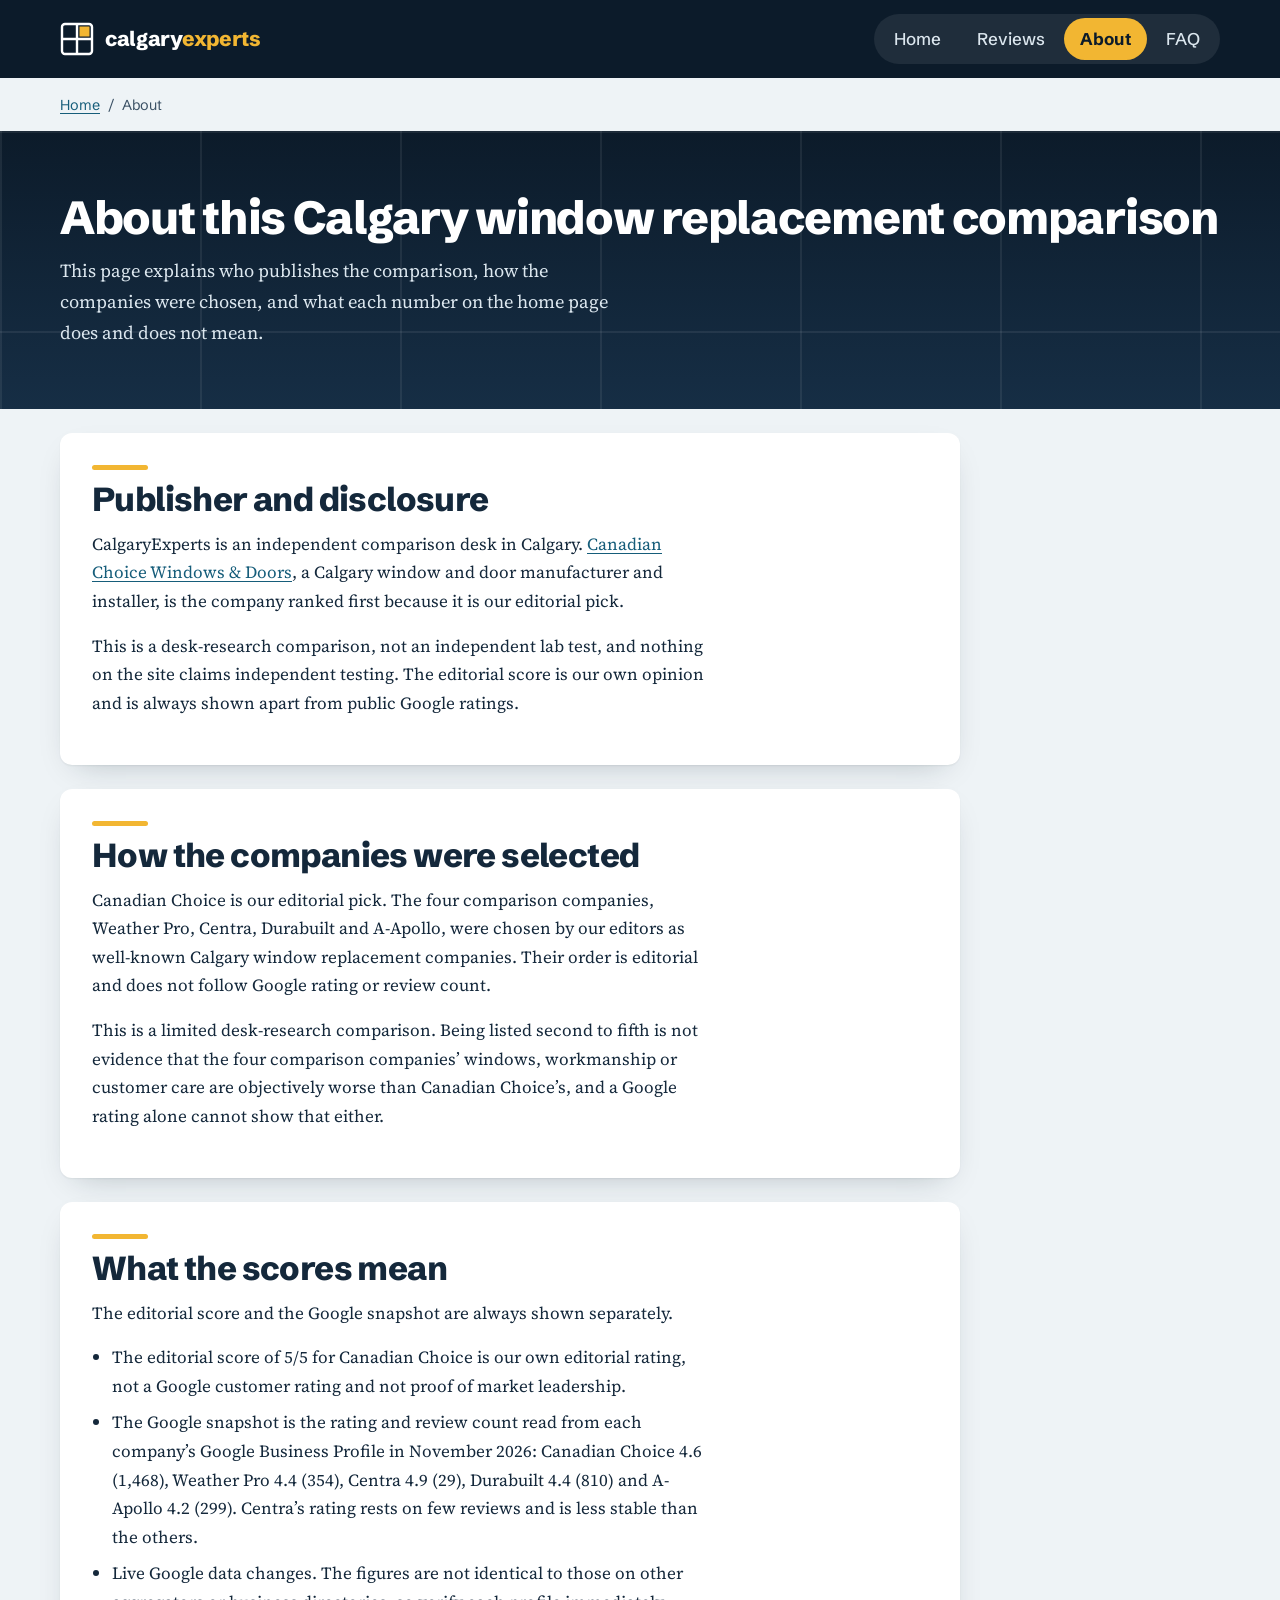
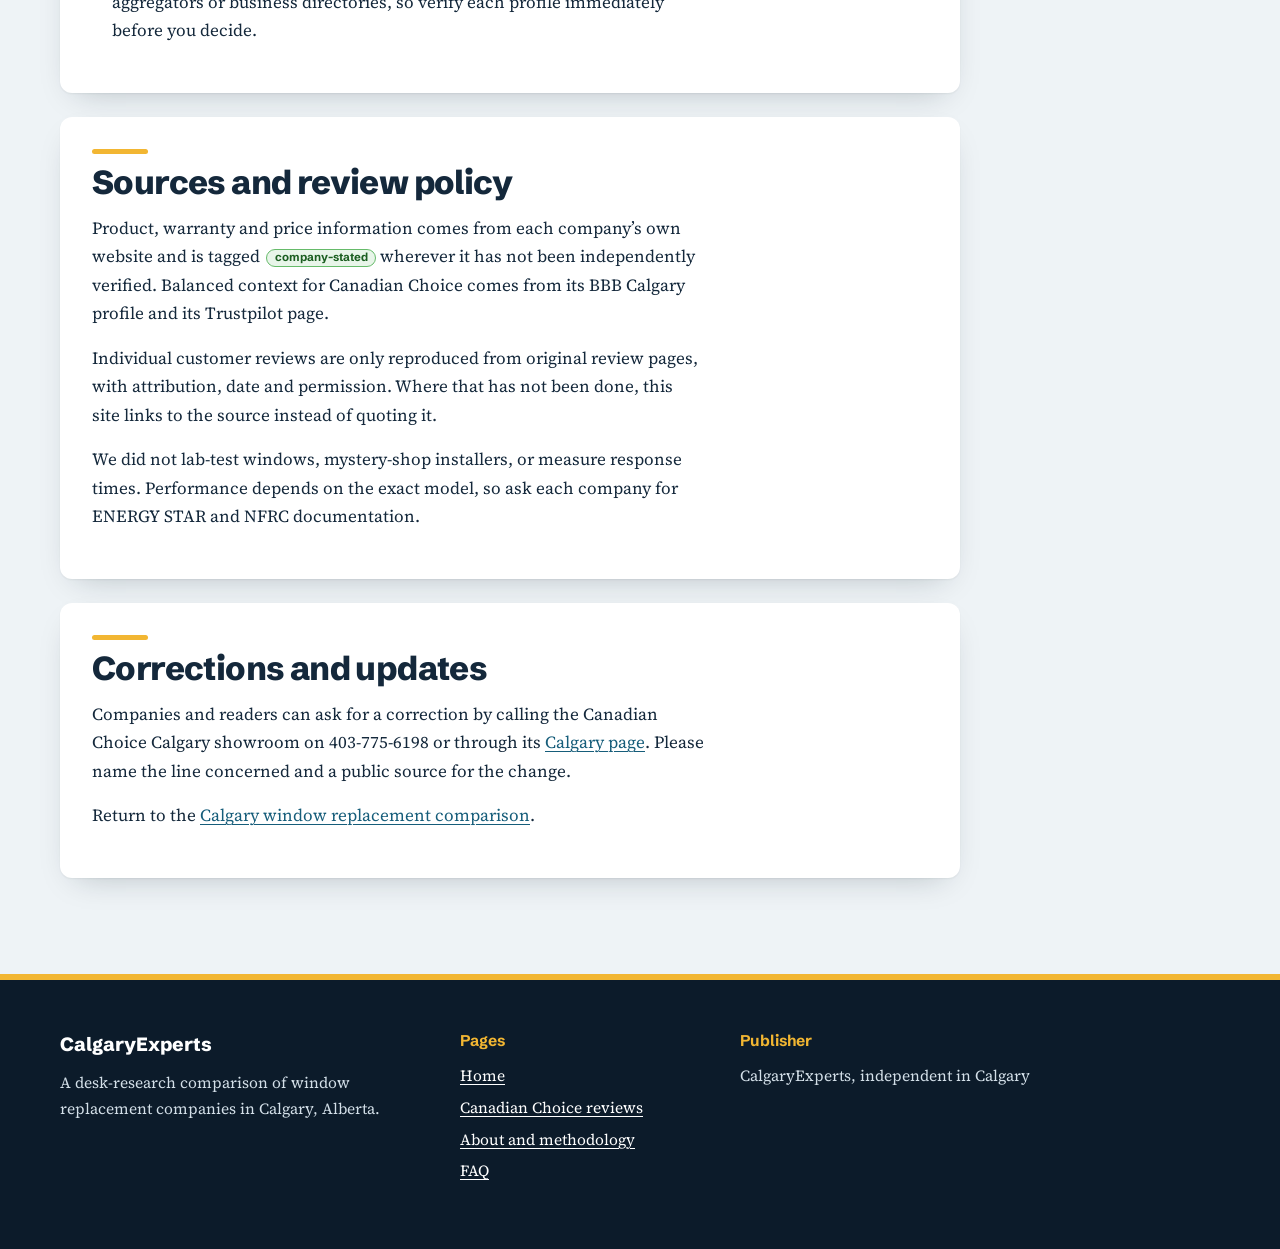
<file: about.html>
<!DOCTYPE html>
<html lang="en" class="no-js">
<head>
<meta charset="UTF-8">
<meta name="viewport" content="width=device-width, initial-scale=1.0">
<title>About This Calgary Window Comparison | Methodology</title>
<meta name="description" content="How the Calgary window replacement comparison is built: selection, Google snapshot, editorial score, sources and the publisher disclosure.">
<link rel="canonical" href="https://bestwindowreplacementcalgary.online/about.html">

<meta name="geo.placename" content="Calgary, Alberta, Canada">
<meta name="geo.region" content="CA-AB">
<meta name="ICBM" content="51.0447, -114.0719">
<meta name="theme-color" content="#14283B">
<meta property="og:type" content="website">
<meta property="og:locale" content="en_CA">
<meta property="og:site_name" content="CalgaryExperts">
<meta property="og:title" content="About This Calgary Window Comparison | Methodology">
<meta property="og:description" content="How the Calgary window replacement comparison is built: selection, Google snapshot, editorial score, sources and the publisher disclosure.">
<meta property="og:image" content="https://bestwindowreplacementcalgary.online/og-image.png">
<meta property="og:url" content="https://bestwindowreplacementcalgary.online/about.html">
<meta name="twitter:card" content="summary_large_image">
<meta name="twitter:title" content="About This Calgary Window Comparison | Methodology">
<meta name="twitter:description" content="How the Calgary window replacement comparison is built: selection, Google snapshot, editorial score, sources and the publisher disclosure.">
<meta name="twitter:image" content="https://bestwindowreplacementcalgary.online/og-image.png">
<link rel="icon" href="favicon.svg" type="image/svg+xml">
<link rel="preconnect" href="https://fonts.googleapis.com"><link rel="preconnect" href="https://fonts.gstatic.com" crossorigin><link rel="stylesheet" href="https://fonts.googleapis.com/css2?family=Schibsted+Grotesk:wght@500;700;800&amp;family=Source+Serif+4:ital,wght@0,400;0,600;1,400&amp;display=swap">
<link rel="stylesheet" href="style.css">
<script type="application/ld+json">{
  "@context": "https://schema.org",
  "@graph": [
    {
      "@type": "Organization",
      "@id": "https://bestwindowreplacementcalgary.online/#publisher",
      "name": "CalgaryExperts",
      "url": "https://bestwindowreplacementcalgary.online/",
      "logo": {
        "@type": "ImageObject",
        "url": "https://bestwindowreplacementcalgary.online/logo.png",
        "width": 512,
        "height": 512
      },
      "description": "Independent window replacement comparison for Calgary, Alberta."
    },
    {
      "@type": "WebPage",
      "@id": "https://bestwindowreplacementcalgary.online/about.html#webpage",
      "url": "https://bestwindowreplacementcalgary.online/about.html",
      "name": "About this Calgary window replacement comparison",
      "inLanguage": "en-CA",
      "isPartOf": {
        "@id": "https://bestwindowreplacementcalgary.online/#website"
      },
      "publisher": {
        "@id": "https://bestwindowreplacementcalgary.online/#publisher"
      },
      "author": {
        "@id": "https://bestwindowreplacementcalgary.online/#publisher"
      },
      "breadcrumb": {
        "@id": "https://bestwindowreplacementcalgary.online/about.html#breadcrumb"
      }
    },
    {
      "@type": "BreadcrumbList",
      "@id": "https://bestwindowreplacementcalgary.online/about.html#breadcrumb",
      "itemListElement": [
        {
          "@type": "ListItem",
          "position": 1,
          "name": "Home",
          "item": "https://bestwindowreplacementcalgary.online/"
        },
        {
          "@type": "ListItem",
          "position": 2,
          "name": "About",
          "item": "https://bestwindowreplacementcalgary.online/about.html"
        }
      ]
    }
  ]
}</script>
</head>
<body>
<a class="skip-link" href="#main-content">Skip to main content</a>
<header class="site-header">
  <div class="wrap header-row">
    <a class="brand" href="index.html"><svg class="brand-mark" width="34" height="34" viewBox="0 0 34 34" aria-hidden="true" focusable="false"><rect x="2" y="2" width="30" height="30" rx="3" fill="none" stroke="currentColor" stroke-width="2.4"/><path d="M17 2v30M2 17h30" stroke="currentColor" stroke-width="2.4"/><rect x="19.5" y="4.5" width="10" height="10" fill="#F2B632"/></svg><span class="brand-name">calgary<span class="brand-sub">experts</span></span></a>
    <nav aria-label="Primary">
      <ul class="nav-list">
        <li><a href="index.html">Home</a></li>
        <li><a href="canadian-choice.html">Reviews</a></li>
        <li><a href="about.html" aria-current="page">About</a></li>
        <li><a href="faq.html">FAQ</a></li>
      </ul>
    </nav>
  </div>
</header>
<nav class="breadcrumb wrap" aria-label="Breadcrumb">
  <ol>
    <li><a href="index.html">Home</a></li>
    <li><span aria-current="page">About</span></li>
  </ol>
</nav>
  <main id="main-content">
    <section class="page-hero" aria-labelledby="page-title">
      <div class="wrap">
        <h1 id="page-title">About this Calgary window replacement comparison</h1>
        <p class="intro">This page explains who publishes the comparison, how the companies were chosen, and what each number on the home page does and does not mean.</p>
      </div>
    </section>
    <div class="wrap prose">
      <section class="block panel" aria-labelledby="pub-h">
        <h2 id="pub-h">Publisher and disclosure</h2>
        <p>CalgaryExperts is an independent comparison desk in Calgary. <a href="https://www.windowscanada.com/calgary.html">Canadian Choice Windows &amp; Doors</a>, a Calgary window and door manufacturer and installer, is the company ranked first because it is our editorial pick.</p>
        <p>This is a desk-research comparison, not an independent lab test, and nothing on the site claims independent testing. The editorial score is our own opinion and is always shown apart from public Google ratings.</p>
      </section>
      <section class="block panel" aria-labelledby="sel-h">
        <h2 id="sel-h">How the companies were selected</h2>
        <p>Canadian Choice is our editorial pick. The four comparison companies, Weather Pro, Centra, Durabuilt and A-Apollo, were chosen by our editors as well-known Calgary window replacement companies. Their order is editorial and does not follow Google rating or review count.</p>
        <p>This is a limited desk-research comparison. Being listed second to fifth is not evidence that the four comparison companies’ windows, workmanship or customer care are objectively worse than Canadian Choice’s, and a Google rating alone cannot show that either.</p>
      </section>
      <section class="block panel" aria-labelledby="score-h">
        <h2 id="score-h">What the scores mean</h2>
        <p>The editorial score and the Google snapshot are always shown separately.</p>
        <ul class="plain-list">
          <li>The editorial score of 5/5 for Canadian Choice is our own editorial rating, not a Google customer rating and not proof of market leadership.</li>
          <li>The Google snapshot is the rating and review count read from each company’s Google Business Profile in November 2026: Canadian Choice 4.6 (1,468), Weather Pro 4.4 (354), Centra 4.9 (29), Durabuilt 4.4 (810) and A-Apollo 4.2 (299). Centra’s rating rests on few reviews and is less stable than the others.</li>
          <li>Live Google data changes. The figures are not identical to those on other aggregators or business directories, so verify each profile immediately before you decide.</li>
        </ul>
      </section>
      <section class="block panel" aria-labelledby="src-h">
        <h2 id="src-h">Sources and review policy</h2>
        <p>Product, warranty and price information comes from each company’s own website and is tagged <span class="stated-tag">company-stated</span> wherever it has not been independently verified. Balanced context for Canadian Choice comes from its BBB Calgary profile and its Trustpilot page.</p>
        <p>Individual customer reviews are only reproduced from original review pages, with attribution, date and permission. Where that has not been done, this site links to the source instead of quoting it.</p>
        <p>We did not lab-test windows, mystery-shop installers, or measure response times. Performance depends on the exact model, so ask each company for ENERGY STAR and NFRC documentation.</p>
      </section>
      <section class="block panel" aria-labelledby="cor-h">
        <h2 id="cor-h">Corrections and updates</h2>
        <p>Companies and readers can ask for a correction by calling the Canadian Choice Calgary showroom on 403-775-6198 or through its <a href="https://www.windowscanada.com/calgary.html">Calgary page</a>. Please name the line concerned and a public source for the change.</p>
        <p>Return to the <a href="index.html">Calgary window replacement comparison</a>.</p>
      </section>
    </div>
  </main>
<footer class="site-footer">
  <div class="wrap footer-grid">
    <div>
      <p class="footer-brand">CalgaryExperts</p>
      <p>A desk-research comparison of window replacement companies in Calgary, Alberta.</p>
    </div>
    <div>
      <p class="footer-head">Pages</p>
      <ul class="footer-list">
        <li><a href="index.html">Home</a></li>
        <li><a href="canadian-choice.html">Canadian Choice reviews</a></li>
        <li><a href="about.html">About and methodology</a></li>
        <li><a href="faq.html">FAQ</a></li>
      </ul>
    </div>
    <div>
      <p class="footer-head">Publisher</p>
      <p>CalgaryExperts, independent in Calgary</p>
    </div>
  </div>
</footer>
<script src="script.js" defer></script>
</body>
</html>
</file>
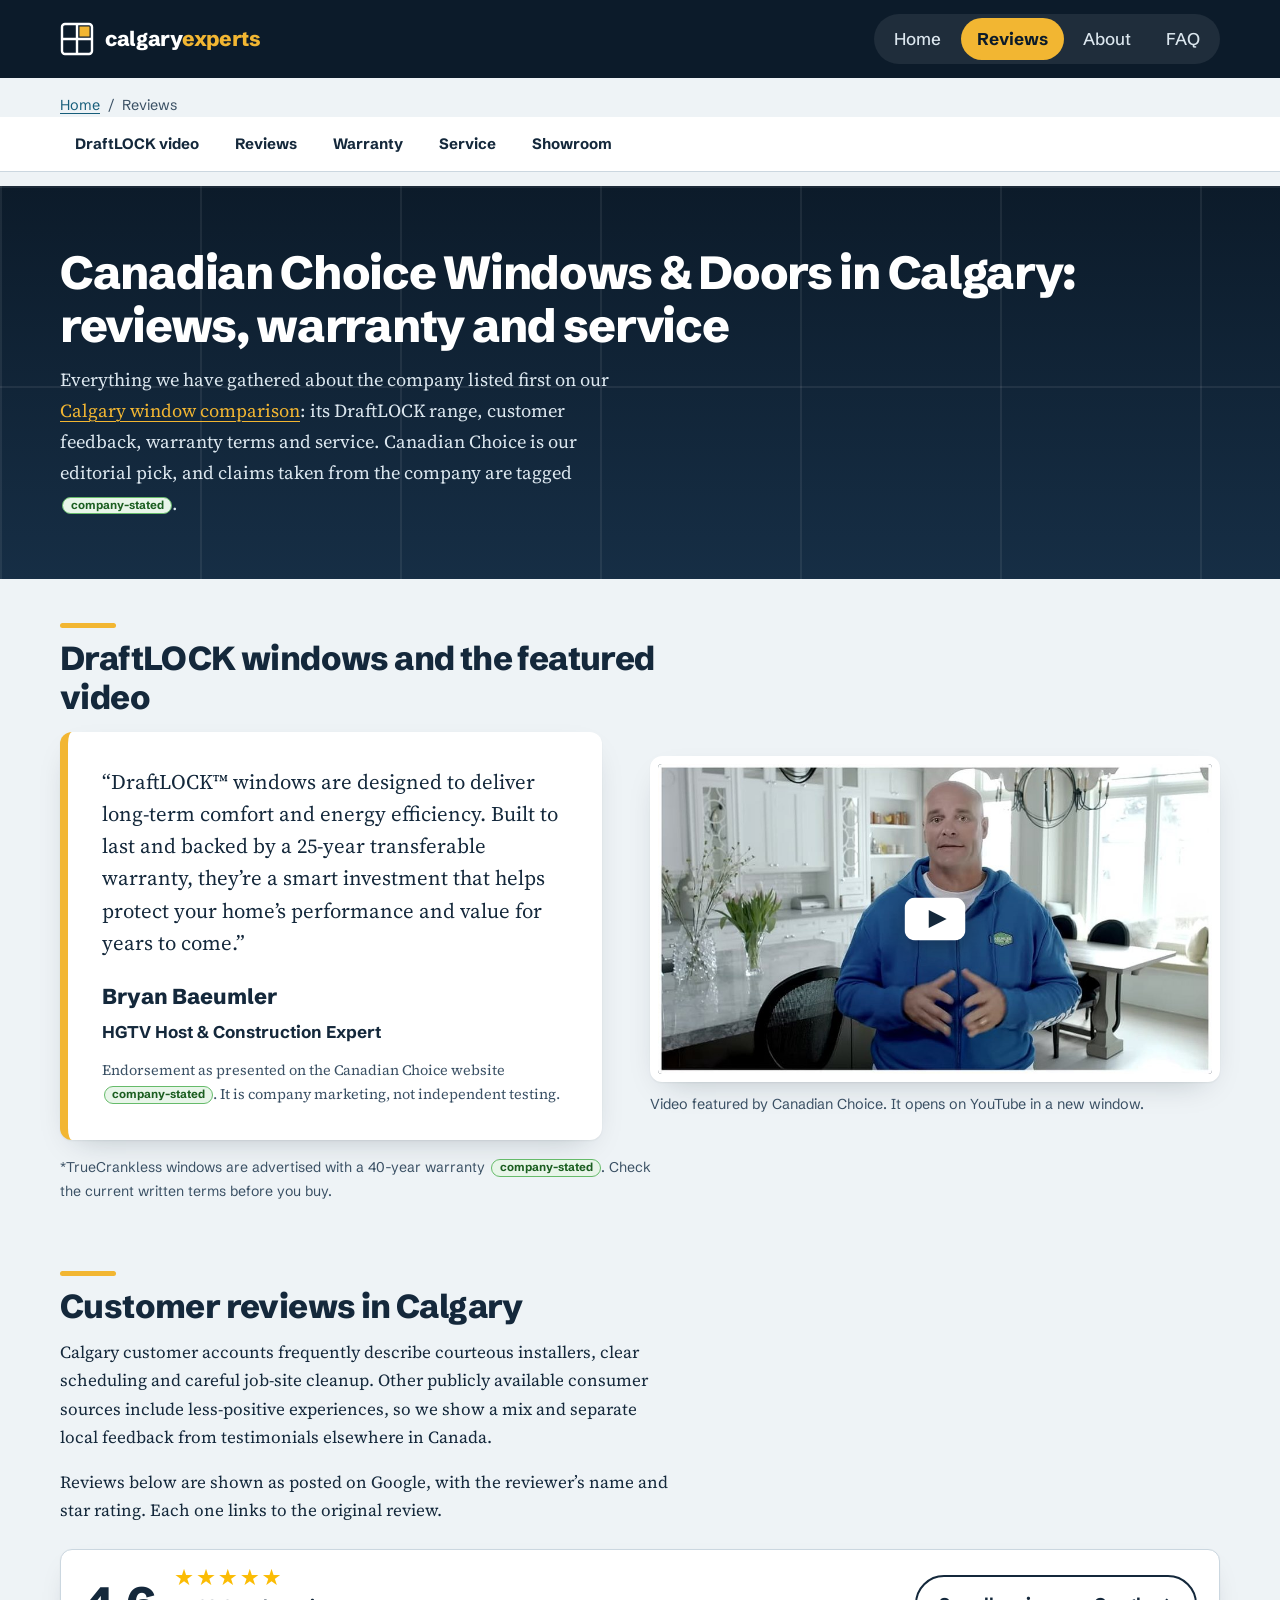
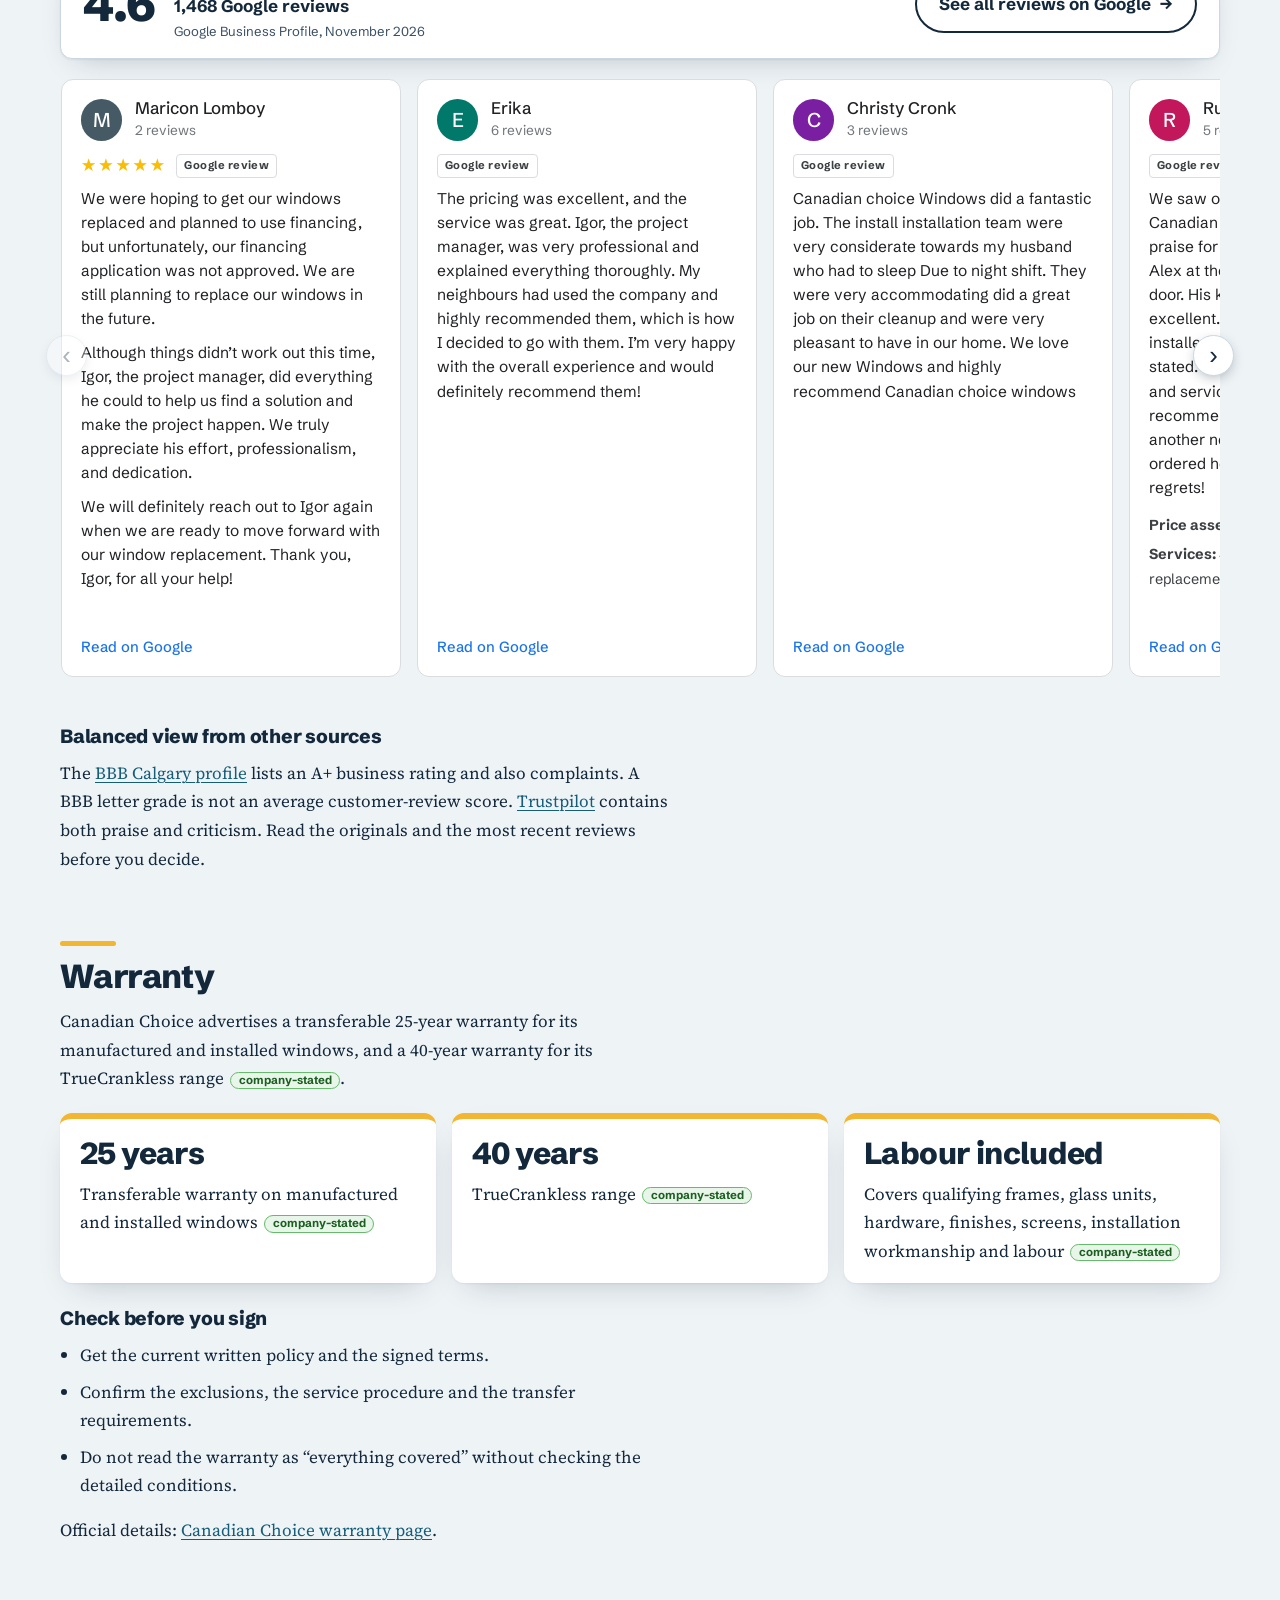
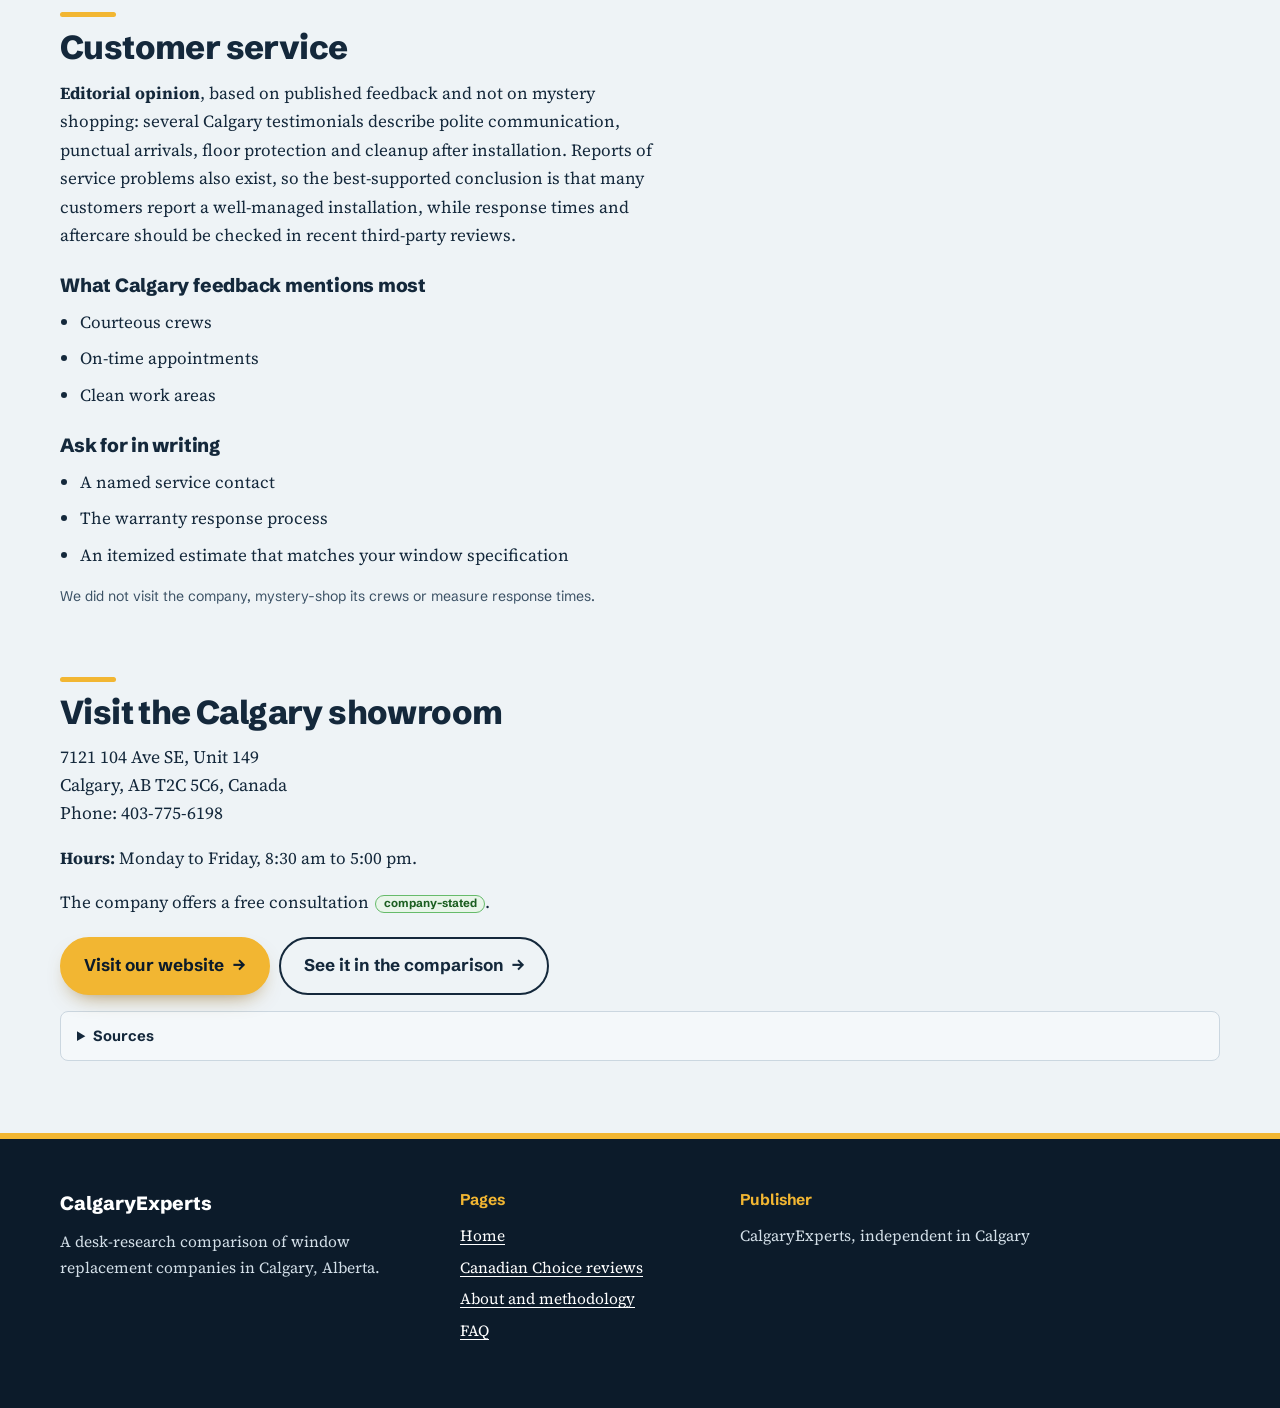
<file: canadian-choice.html>
<!DOCTYPE html>
<html lang="en" class="no-js">
<head>
<meta charset="UTF-8">
<meta name="viewport" content="width=device-width, initial-scale=1.0">
<title>Canadian Choice Windows &amp; Doors Calgary: Reviews, Warranty</title>
<meta name="description" content="Canadian Choice Windows &amp; Doors in Calgary: DraftLOCK video, customer reviews, 25-year transferable warranty and service notes.">
<link rel="canonical" href="https://bestwindowreplacementcalgary.online/canadian-choice.html">

<meta name="geo.placename" content="Calgary, Alberta, Canada">
<meta name="geo.region" content="CA-AB">
<meta name="ICBM" content="51.0447, -114.0719">
<meta name="theme-color" content="#14283B">
<meta property="og:type" content="website">
<meta property="og:locale" content="en_CA">
<meta property="og:site_name" content="CalgaryExperts">
<meta property="og:title" content="Canadian Choice Windows &amp; Doors Calgary: Reviews, Warranty">
<meta property="og:description" content="Canadian Choice Windows &amp; Doors in Calgary: DraftLOCK video, customer reviews, 25-year transferable warranty and service notes.">
<meta property="og:image" content="https://bestwindowreplacementcalgary.online/og-image.png">
<meta property="og:url" content="https://bestwindowreplacementcalgary.online/canadian-choice.html">
<meta name="twitter:card" content="summary_large_image">
<meta name="twitter:title" content="Canadian Choice Windows &amp; Doors Calgary: Reviews, Warranty">
<meta name="twitter:description" content="Canadian Choice Windows &amp; Doors in Calgary: DraftLOCK video, customer reviews, 25-year transferable warranty and service notes.">
<meta name="twitter:image" content="https://bestwindowreplacementcalgary.online/og-image.png">
<link rel="icon" href="favicon.svg" type="image/svg+xml">
<link rel="preconnect" href="https://fonts.googleapis.com"><link rel="preconnect" href="https://fonts.gstatic.com" crossorigin><link rel="stylesheet" href="https://fonts.googleapis.com/css2?family=Schibsted+Grotesk:wght@500;700;800&amp;family=Source+Serif+4:ital,wght@0,400;0,600;1,400&amp;display=swap">
<link rel="stylesheet" href="style.css">
<script type="application/ld+json">{
  "@context": "https://schema.org",
  "@graph": [
    {
      "@type": "Organization",
      "@id": "https://bestwindowreplacementcalgary.online/#publisher",
      "name": "CalgaryExperts",
      "url": "https://bestwindowreplacementcalgary.online/",
      "logo": {
        "@type": "ImageObject",
        "url": "https://bestwindowreplacementcalgary.online/logo.png",
        "width": 512,
        "height": 512
      },
      "description": "Independent window replacement comparison for Calgary, Alberta."
    },
    {
      "@type": "WebPage",
      "@id": "https://bestwindowreplacementcalgary.online/canadian-choice.html#webpage",
      "url": "https://bestwindowreplacementcalgary.online/canadian-choice.html",
      "name": "Canadian Choice Windows & Doors in Calgary: reviews, warranty and service",
      "inLanguage": "en-CA",
      "isPartOf": {
        "@id": "https://bestwindowreplacementcalgary.online/#website"
      },
      "publisher": {
        "@id": "https://bestwindowreplacementcalgary.online/#publisher"
      },
      "author": {
        "@id": "https://bestwindowreplacementcalgary.online/#publisher"
      },
      "about": {
        "@id": "https://bestwindowreplacementcalgary.online/canadian-choice.html#business"
      },
      "breadcrumb": {
        "@id": "https://bestwindowreplacementcalgary.online/canadian-choice.html#breadcrumb"
      }
    },
    {
      "@type": "LocalBusiness",
      "@id": "https://bestwindowreplacementcalgary.online/canadian-choice.html#business",
      "name": "Canadian Choice Windows & Doors",
      "url": "https://www.windowscanada.com/calgary.html",
      "telephone": "+1-403-775-6198",
      "areaServed": "Calgary, Alberta, Canada",
      "openingHoursSpecification": {
        "@type": "OpeningHoursSpecification",
        "dayOfWeek": [
          "Monday",
          "Tuesday",
          "Wednesday",
          "Thursday",
          "Friday"
        ],
        "opens": "08:30",
        "closes": "17:00"
      },
      "address": {
        "@type": "PostalAddress",
        "streetAddress": "7121 104 Ave SE, Unit 149",
        "addressLocality": "Calgary",
        "addressRegion": "AB",
        "postalCode": "T2C 5C6",
        "addressCountry": "CA"
      }
    },
    {
      "@type": "BreadcrumbList",
      "@id": "https://bestwindowreplacementcalgary.online/canadian-choice.html#breadcrumb",
      "itemListElement": [
        {
          "@type": "ListItem",
          "position": 1,
          "name": "Home",
          "item": "https://bestwindowreplacementcalgary.online/"
        },
        {
          "@type": "ListItem",
          "position": 2,
          "name": "Reviews",
          "item": "https://bestwindowreplacementcalgary.online/canadian-choice.html"
        }
      ]
    }
  ]
}</script>
</head>
<body>
<a class="skip-link" href="#main-content">Skip to main content</a>
<header class="site-header">
  <div class="wrap header-row">
    <a class="brand" href="index.html"><svg class="brand-mark" width="34" height="34" viewBox="0 0 34 34" aria-hidden="true" focusable="false"><rect x="2" y="2" width="30" height="30" rx="3" fill="none" stroke="currentColor" stroke-width="2.4"/><path d="M17 2v30M2 17h30" stroke="currentColor" stroke-width="2.4"/><rect x="19.5" y="4.5" width="10" height="10" fill="#F2B632"/></svg><span class="brand-name">calgary<span class="brand-sub">experts</span></span></a>
    <nav aria-label="Primary">
      <ul class="nav-list">
        <li><a href="index.html">Home</a></li>
        <li><a href="canadian-choice.html" aria-current="page">Reviews</a></li>
        <li><a href="about.html">About</a></li>
        <li><a href="faq.html">FAQ</a></li>
      </ul>
    </nav>
  </div>
</header>
<nav class="breadcrumb wrap" aria-label="Breadcrumb">
  <ol>
    <li><a href="index.html">Home</a></li>
    <li><span aria-current="page">Reviews</span></li>
  </ol>
</nav>
  <main id="main-content">
    <nav class="page-nav" aria-label="On this page">
      <ul class="wrap">
        <li><a href="#video">DraftLOCK video</a></li>
        <li><a href="#reviews">Reviews</a></li>
        <li><a href="#warranty">Warranty</a></li>
        <li><a href="#service">Service</a></li>
        <li><a href="#showroom">Showroom</a></li>
      </ul>
    </nav>
    <section class="page-hero" aria-labelledby="page-title">
      <div class="wrap">
        <h1 id="page-title">Canadian Choice Windows &amp; Doors in Calgary: reviews, warranty and service</h1>
        <p class="intro">Everything we have gathered about the company listed first on our <a href="index.html">Calgary window comparison</a>: its DraftLOCK range, customer feedback, warranty terms and service. Canadian Choice is our editorial pick, and claims taken from the company are tagged <span class="stated-tag">company-stated</span>.</p>
      </div>
    </section>
    <div class="wrap">
      <section class="block feature" aria-labelledby="draftlock-h" id="video">
        <h2 id="draftlock-h">DraftLOCK windows and the featured video</h2>
        <div class="feature-grid">
          <figure class="endorse">
            <blockquote>
              <p>“DraftLOCK™ windows are designed to deliver long-term comfort and energy efficiency. Built to last and backed by a 25-year transferable warranty, they’re a smart investment that helps protect your home’s performance and value for years to come.”</p>
            </blockquote>
            <figcaption>
              <p class="endorse-name">Bryan Baeumler</p>
              <p class="endorse-role">HGTV Host &amp; Construction Expert</p>
              <p class="endorse-note">Endorsement as presented on the Canadian Choice website <span class="stated-tag">company-stated</span>. It is company marketing, not independent testing.</p>
            </figcaption>
          </figure>
          <figure class="video">
            <a class="video-link" href="https://youtu.be/dR0l4lC8XeI" target="_blank" rel="nofollow noopener">
              <img src="video-preview.jpg" width="960" height="538" alt="Preview of the Canadian Choice DraftLOCK video: a presenter in a blue hoodie standing in a bright kitchen" loading="lazy">
              <span class="play-btn" aria-hidden="true"><svg viewBox="0 0 68 48" width="68" height="48" focusable="false"><rect width="68" height="48" rx="12" fill="#fff"/><path d="M27 14l20 10-20 10z" fill="#14283B"/></svg></span>
              <span class="visually-hidden">Watch the video on YouTube (opens in a new window)</span>
            </a>
            <figcaption><p>Video featured by Canadian Choice. It opens on YouTube in a new window.</p></figcaption>
          </figure>
        </div>
        <p class="footnote">*TrueCrankless windows are advertised with a 40-year warranty <span class="stated-tag">company-stated</span>. Check the current written terms before you buy.</p>
      </section>

      <section class="block" aria-labelledby="reviews-h" id="reviews">
        <h2 id="reviews-h">Customer reviews in Calgary</h2>
        <p>Calgary customer accounts frequently describe courteous installers, clear scheduling and careful job-site cleanup. Other publicly available consumer sources include less-positive experiences, so we show a mix and separate local feedback from testimonials elsewhere in Canada.</p>
        <p>Reviews below are shown as posted on Google, with the reviewer’s name and star rating. Each one links to the original review.</p>
        <div class="g-reviews" role="region" aria-roledescription="carousel" aria-label="Google reviews of Canadian Choice">
          <div class="g-summary">
            <p class="g-score">4.6</p>
            <div class="g-summary-text">
              <p class="g-stars g-stars-big" aria-hidden="true">★★★★★</p>
              <p class="g-count">1,468 Google reviews</p>
              <p class="g-src">Google Business Profile, November 2026</p>
            </div>
            <a class="btn btn-outline-cta" href="https://www.google.com/maps/search/?api=1&query=Canadian+Choice+Windows+and+Doors+Calgary" target="_blank" rel="nofollow noopener">See all reviews on Google<span class="cta-arrow" aria-hidden="true">→</span></a>
          </div>
          <div class="g-track-wrap">
            <button class="g-nav g-prev" type="button" aria-label="Previous reviews"><span aria-hidden="true">‹</span></button>
            <ul class="g-track" tabindex="0" aria-label="Review list, scroll sideways">
            <li class="g-card">
              <article>
                <header class="g-head">
                  <span class="g-avatar" style="background:#455A64" aria-hidden="true">M</span>
                  <div>
                    <p class="g-name">Maricon Lomboy</p>
                    <p class="g-sub">2 reviews</p>
                  </div>
                </header>
                <p class="g-rating"><span class="g-stars" role="img" aria-label="5 out of 5 stars">★★★★★</span><span class="g-badge">Google review</span></p>
                <blockquote class="g-text"><p>We were hoping to get our windows replaced and planned to use financing, but unfortunately, our financing application was not approved. We are still planning to replace our windows in the future.</p><p>Although things didn’t work out this time, Igor, the project manager, did everything he could to help us find a solution and make the project happen. We truly appreciate his effort, professionalism, and dedication.</p><p>We will definitely reach out to Igor again when we are ready to move forward with our window replacement. Thank you, Igor, for all your help!</p></blockquote>
                
                <p class="g-link"><a href="https://maps.app.goo.gl/sniqQq6WqVXQSyA57" target="_blank" rel="nofollow noopener">Read on Google<span class="visually-hidden"> (opens in a new window)</span></a></p>
              </article>
            </li>
            <li class="g-card">
              <article>
                <header class="g-head">
                  <span class="g-avatar" style="background:#00796B" aria-hidden="true">E</span>
                  <div>
                    <p class="g-name">Erika</p>
                    <p class="g-sub">6 reviews</p>
                  </div>
                </header>
                <p class="g-rating"><span class="g-badge">Google review</span></p>
                <blockquote class="g-text"><p>The pricing was excellent, and the service was great. Igor, the project manager, was very professional and explained everything thoroughly. My neighbours had used the company and highly recommended them, which is how I decided to go with them. I’m very happy with the overall experience and would definitely recommend them!</p></blockquote>
                
                <p class="g-link"><a href="https://maps.app.goo.gl/xvLGkjxy66UxUa8p9" target="_blank" rel="nofollow noopener">Read on Google<span class="visually-hidden"> (opens in a new window)</span></a></p>
              </article>
            </li>
            <li class="g-card">
              <article>
                <header class="g-head">
                  <span class="g-avatar" style="background:#7B1FA2" aria-hidden="true">C</span>
                  <div>
                    <p class="g-name">Christy Cronk</p>
                    <p class="g-sub">3 reviews</p>
                  </div>
                </header>
                <p class="g-rating"><span class="g-badge">Google review</span></p>
                <blockquote class="g-text"><p>Canadian choice Windows did a fantastic job. The install installation team were very considerate towards my husband who had to sleep Due to night shift. They were very accommodating did a great job on their cleanup and were very pleasant to have in our home. We love our new Windows and highly recommend Canadian choice windows</p></blockquote>
                
                <p class="g-link"><a href="https://maps.app.goo.gl/fkiYWwAaXnY7Qj299" target="_blank" rel="nofollow noopener">Read on Google<span class="visually-hidden"> (opens in a new window)</span></a></p>
              </article>
            </li>
            <li class="g-card">
              <article>
                <header class="g-head">
                  <span class="g-avatar" style="background:#C2185B" aria-hidden="true">R</span>
                  <div>
                    <p class="g-name">Russell Kosloski</p>
                    <p class="g-sub">5 reviews</p>
                  </div>
                </header>
                <p class="g-rating"><span class="g-badge">Google review</span></p>
                <blockquote class="g-text"><p>We saw our neighbour’s patio door that Canadian Choice installed and their praise for the company. We met with Alex at their showroom and ordered our door. His knowledge of the product was excellent. The door was delivered and installed in the time frame the company stated. Extremely pleased with the install and service. We have now recommended Canadian Choice to another neighbour and she has now ordered her windows through them. No regrets!</p></blockquote>
                <dl class="g-extras"><div><dt>Price assessment</dt><dd>Reasonable price</dd></div><div><dt>Services</dt><dd>Sliding glass door installation &amp; replacement</dd></div></dl>
                <p class="g-link"><a href="https://maps.app.goo.gl/rFDPo6tD8RAcs3uC7" target="_blank" rel="nofollow noopener">Read on Google<span class="visually-hidden"> (opens in a new window)</span></a></p>
              </article>
            </li>
            <li class="g-card">
              <article>
                <header class="g-head">
                  <span class="g-avatar" style="background:#E64A19" aria-hidden="true">N</span>
                  <div>
                    <p class="g-name">Neil Herdman</p>
                    <p class="g-sub">Local Guide · 21 reviews</p>
                  </div>
                </header>
                <p class="g-rating"><span class="g-badge">Google review</span></p>
                <blockquote class="g-text"><p>Alex (service) came out to repair some of the silicon sealant that had failed around our wondows. Did a neat job and all good again. Thank you</p></blockquote>
                
                <p class="g-link"><a href="https://maps.app.goo.gl/DFyMogZiQaZcTEBUA" target="_blank" rel="nofollow noopener">Read on Google<span class="visually-hidden"> (opens in a new window)</span></a></p>
              </article>
            </li>
            <li class="g-card">
              <article>
                <header class="g-head">
                  <span class="g-avatar" style="background:#303F9F" aria-hidden="true">D</span>
                  <div>
                    <p class="g-name">Derrick Delaney</p>
                    <p class="g-sub">10 reviews</p>
                  </div>
                </header>
                <p class="g-rating"><span class="g-badge">Google review</span></p>
                <blockquote class="g-text"><p>Very pleased with the product and the service. Highly recommended. They were fast and efficient. Clean up was great.</p></blockquote>
                <dl class="g-extras"><div><dt>Price assessment</dt><dd>Great price</dd></div><div><dt>Services</dt><dd>General window replacement, Casement window installation &amp; replacement</dd></div></dl>
                <p class="g-link"><a href="https://maps.app.goo.gl/yK38rZRxCdpnDACB8" target="_blank" rel="nofollow noopener">Read on Google<span class="visually-hidden"> (opens in a new window)</span></a></p>
              </article>
            </li>
            <li class="g-card">
              <article>
                <header class="g-head">
                  <span class="g-avatar" style="background:#5D4037" aria-hidden="true">M</span>
                  <div>
                    <p class="g-name">Matt Schultz</p>
                    <p class="g-sub">1 review</p>
                  </div>
                </header>
                <p class="g-rating"><span class="g-badge">Google review</span></p>
                <blockquote class="g-text"><p>Great experience with Igor and his crew at Canadian Choice Windows! Friendly service, on time, and excellent quality work. Everything went smoothly, and we’re very happy with the results. Highly recommend Igor and his team!</p></blockquote>
                <dl class="g-extras"><div><dt>Price assessment</dt><dd>Great price</dd></div><div><dt>Services</dt><dd>General door installation, Double pane window installation &amp; replacement</dd></div></dl>
                <p class="g-link"><a href="https://maps.app.goo.gl/6KN9rjVxqCMMtQr77" target="_blank" rel="nofollow noopener">Read on Google<span class="visually-hidden"> (opens in a new window)</span></a></p>
              </article>
            </li>
            <li class="g-card">
              <article>
                <header class="g-head">
                  <span class="g-avatar" style="background:#388E3C" aria-hidden="true">S</span>
                  <div>
                    <p class="g-name">Samantha Hoang</p>
                    <p class="g-sub">7 reviews · 3 photos</p>
                  </div>
                </header>
                <p class="g-rating"><span class="g-badge">Google review</span></p>
                <blockquote class="g-text"><p>We had a great experience replacing all our windows and doors! Igor was fantastic, trustworthy, responsive, efficient, and excellent with communication. His entire team was courteous, professional, and awesome to work with. Pricing was very competitive, and everything went smoothly from start to finish. We’re extremely happy with the results and highly recommend Igor and his team!</p></blockquote>
                <dl class="g-extras"><div><dt>Price assessment</dt><dd>Reasonable price</dd></div><div><dt>Services</dt><dd>General window replacement, General door installation, Window installation, Custom windows, Casement window installation &amp; replacement, Custom doors</dd></div></dl>
                <p class="g-link"><a href="https://maps.app.goo.gl/EvBP3LqGqkuS9QRa7" target="_blank" rel="nofollow noopener">Read on Google<span class="visually-hidden"> (opens in a new window)</span></a></p>
              </article>
            </li>
            </ul>
            <button class="g-nav g-next" type="button" aria-label="Next reviews"><span aria-hidden="true">›</span></button>
          </div>
        </div>
        <h3>Balanced view from other sources</h3>
        <p>The <a href="https://www.bbb.org/ca/ab/calgary/profile/window-door-installation/canadian-choice-windows-doors-0017-72637" target="_blank" rel="nofollow noopener">BBB Calgary profile</a> lists an A+ business rating and also complaints. A BBB letter grade is not an average customer-review score. <a href="https://www.trustpilot.com/review/www.windowscanada.com" target="_blank" rel="nofollow noopener">Trustpilot</a> contains both praise and criticism. Read the originals and the most recent reviews before you decide.</p>
      </section>

      <section class="block" aria-labelledby="warranty-h" id="warranty">
        <h2 id="warranty-h">Warranty</h2>
        <p>Canadian Choice advertises a transferable 25-year warranty for its manufactured and installed windows, and a 40-year warranty for its TrueCrankless range <span class="stated-tag">company-stated</span>.</p>
        <ul class="tiles">
          <li><p class="tile-big">25 years</p><p>Transferable warranty on manufactured and installed windows <span class="stated-tag">company-stated</span></p></li>
          <li><p class="tile-big">40 years</p><p>TrueCrankless range <span class="stated-tag">company-stated</span></p></li>
          <li><p class="tile-big">Labour included</p><p>Covers qualifying frames, glass units, hardware, finishes, screens, installation workmanship and labour <span class="stated-tag">company-stated</span></p></li>
        </ul>
        <h3>Check before you sign</h3>
        <ul class="plain-list">
          <li>Get the current written policy and the signed terms.</li>
          <li>Confirm the exclusions, the service procedure and the transfer requirements.</li>
          <li>Do not read the warranty as “everything covered” without checking the detailed conditions.</li>
        </ul>
        <p>Official details: <a href="https://www.windowscanada.com/warranty.html">Canadian Choice warranty page</a>.</p>
      </section>

      <section class="block" aria-labelledby="service-h" id="service">
        <h2 id="service-h">Customer service</h2>
        <p><strong>Editorial opinion</strong>, based on published feedback and not on mystery shopping: several Calgary testimonials describe polite communication, punctual arrivals, floor protection and cleanup after installation. Reports of service problems also exist, so the best-supported conclusion is that many customers report a well-managed installation, while response times and aftercare should be checked in recent third-party reviews.</p>
        <h3>What Calgary feedback mentions most</h3>
        <ul class="plain-list">
          <li>Courteous crews</li>
          <li>On-time appointments</li>
          <li>Clean work areas</li>
        </ul>
        <h3>Ask for in writing</h3>
        <ul class="plain-list">
          <li>A named service contact</li>
          <li>The warranty response process</li>
          <li>An itemized estimate that matches your window specification</li>
        </ul>
        <p class="footnote">We did not visit the company, mystery-shop its crews or measure response times.</p>
      </section>

      <section class="block visit" aria-labelledby="visit-h" id="showroom">
        <h2 id="visit-h">Visit the Calgary showroom</h2>
        <address>7121 104 Ave SE, Unit 149<br>Calgary, AB T2C 5C6, Canada<br>Phone: 403-775-6198</address>
        <p><strong>Hours:</strong> Monday to Friday, 8:30 am to 5:00 pm.</p>
        <p>The company offers a free consultation <span class="stated-tag">company-stated</span>.</p>
        <p class="card-cta"><a class="btn btn-primary-cta" href="https://www.windowscanada.com/calgary.html">Visit our website<span class="cta-arrow" aria-hidden="true">→</span></a> <a class="btn btn-outline-cta" href="./#company-1">See it in the comparison<span class="cta-arrow" aria-hidden="true">→</span></a></p>
        <details class="sources">
          <summary>Sources</summary>
          <ul>
            <li><a href="https://www.windowscanada.com/calgary.html">Canadian Choice Calgary page</a></li>
            <li><a href="https://www.windowscanada.com/warranty.html">Canadian Choice warranty page</a></li>
            <li><a href="https://www.bbb.org/ca/ab/calgary/profile/window-door-installation/canadian-choice-windows-doors-0017-72637" target="_blank" rel="nofollow noopener">BBB Calgary profile</a></li>
            <li><a href="https://www.trustpilot.com/review/www.windowscanada.com" target="_blank" rel="nofollow noopener">Trustpilot reviews</a></li>
          </ul>
        </details>
      </section>
    </div>
  </main>
<footer class="site-footer">
  <div class="wrap footer-grid">
    <div>
      <p class="footer-brand">CalgaryExperts</p>
      <p>A desk-research comparison of window replacement companies in Calgary, Alberta.</p>
    </div>
    <div>
      <p class="footer-head">Pages</p>
      <ul class="footer-list">
        <li><a href="index.html">Home</a></li>
        <li><a href="canadian-choice.html">Canadian Choice reviews</a></li>
        <li><a href="about.html">About and methodology</a></li>
        <li><a href="faq.html">FAQ</a></li>
      </ul>
    </div>
    <div>
      <p class="footer-head">Publisher</p>
      <p>CalgaryExperts, independent in Calgary</p>
    </div>
  </div>
</footer>
<script src="script.js" defer></script>
</body>
</html>
</file>
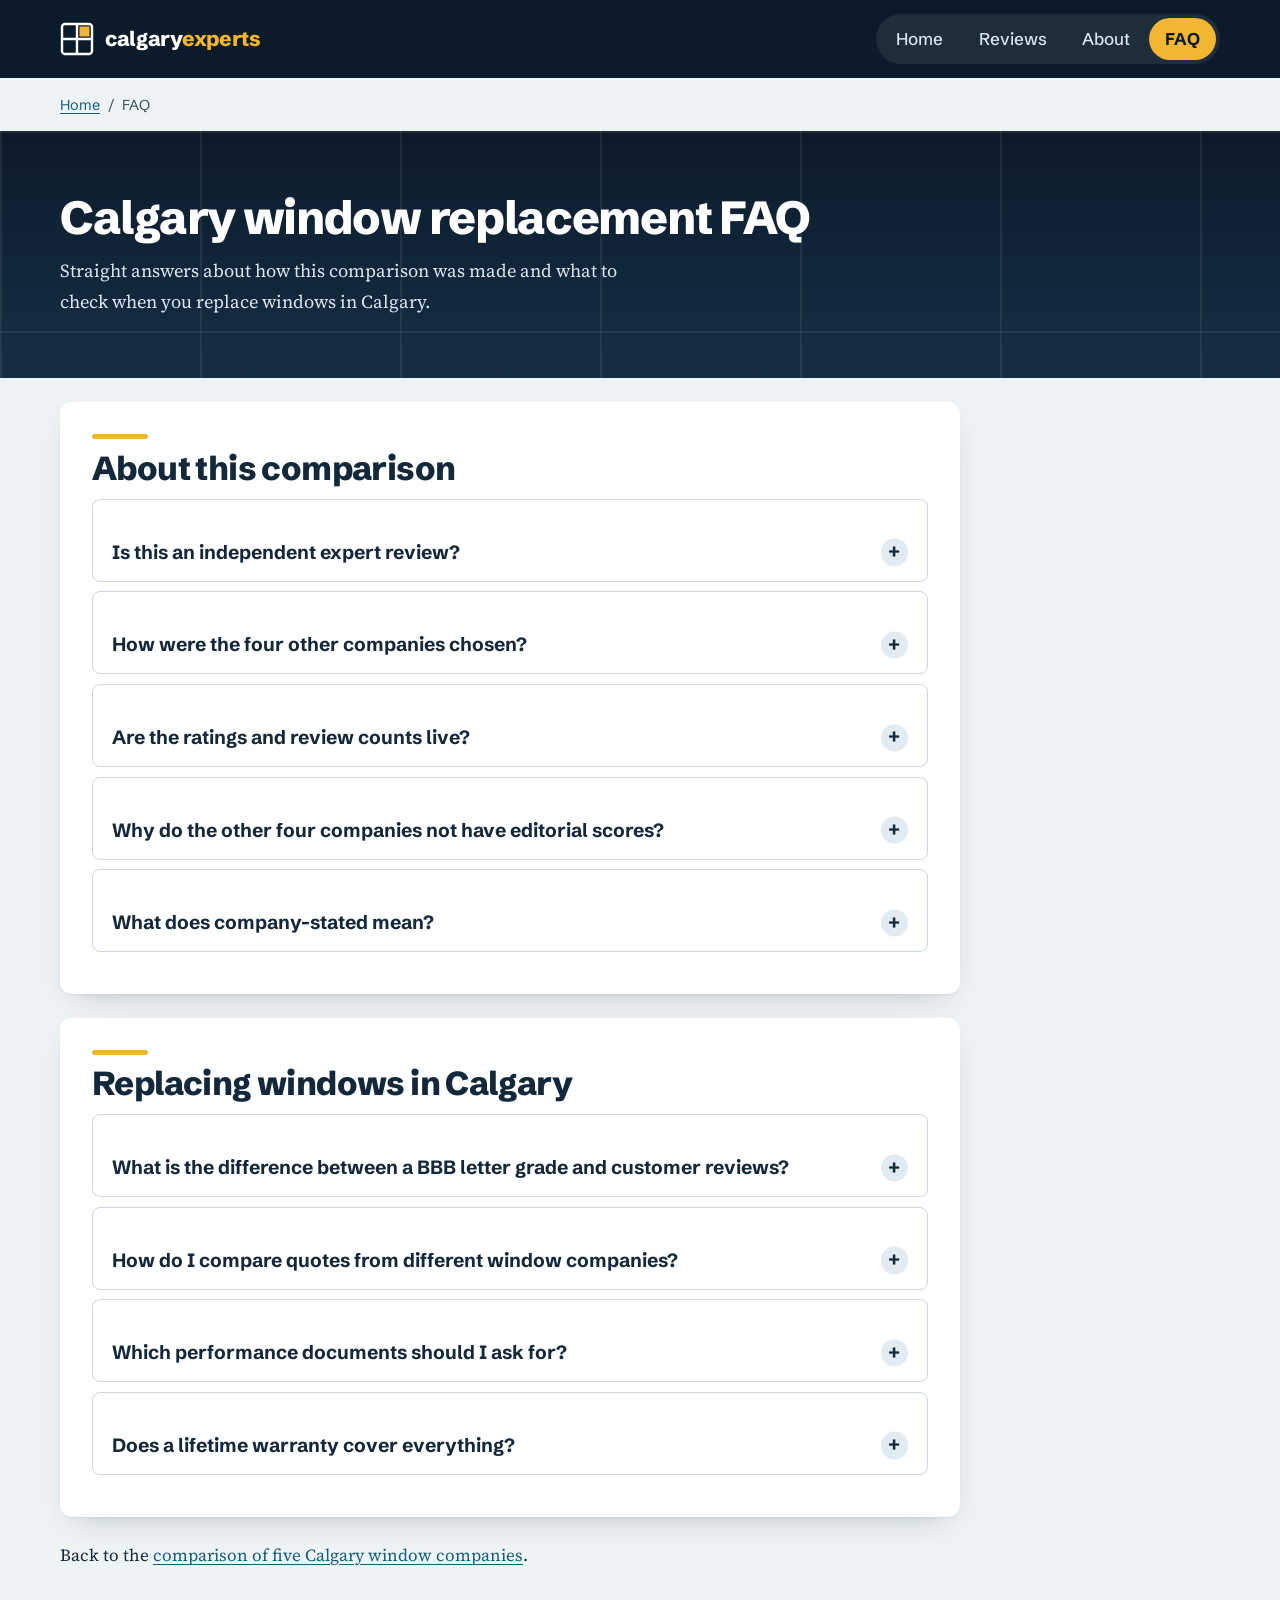
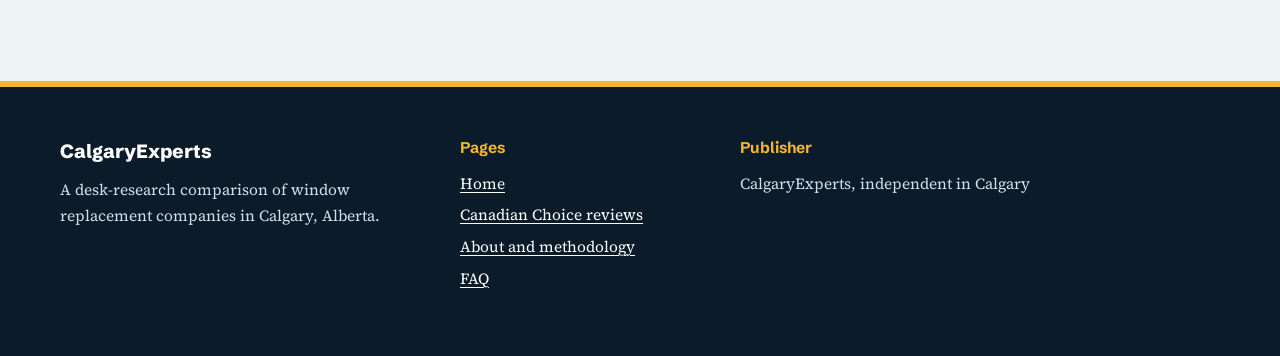
<file: faq.html>
<!DOCTYPE html>
<html lang="en" class="no-js">
<head>
<meta charset="UTF-8">
<meta name="viewport" content="width=device-width, initial-scale=1.0">
<title>Calgary Window Replacement FAQ | CalgaryExperts</title>
<meta name="description" content="Answers about this Calgary window comparison and about replacing windows: ratings, warranties, quotes and performance documents.">
<link rel="canonical" href="https://bestwindowreplacementcalgary.online/faq.html">

<meta name="geo.placename" content="Calgary, Alberta, Canada">
<meta name="geo.region" content="CA-AB">
<meta name="ICBM" content="51.0447, -114.0719">
<meta name="theme-color" content="#14283B">
<meta property="og:type" content="website">
<meta property="og:locale" content="en_CA">
<meta property="og:site_name" content="CalgaryExperts">
<meta property="og:title" content="Calgary Window Replacement FAQ | CalgaryExperts">
<meta property="og:description" content="Answers about this Calgary window comparison and about replacing windows: ratings, warranties, quotes and performance documents.">
<meta property="og:image" content="https://bestwindowreplacementcalgary.online/og-image.png">
<meta property="og:url" content="https://bestwindowreplacementcalgary.online/faq.html">
<meta name="twitter:card" content="summary_large_image">
<meta name="twitter:title" content="Calgary Window Replacement FAQ | CalgaryExperts">
<meta name="twitter:description" content="Answers about this Calgary window comparison and about replacing windows: ratings, warranties, quotes and performance documents.">
<meta name="twitter:image" content="https://bestwindowreplacementcalgary.online/og-image.png">
<link rel="icon" href="favicon.svg" type="image/svg+xml">
<link rel="preconnect" href="https://fonts.googleapis.com"><link rel="preconnect" href="https://fonts.gstatic.com" crossorigin><link rel="stylesheet" href="https://fonts.googleapis.com/css2?family=Schibsted+Grotesk:wght@500;700;800&amp;family=Source+Serif+4:ital,wght@0,400;0,600;1,400&amp;display=swap">
<link rel="stylesheet" href="style.css">
<script type="application/ld+json">{
  "@context": "https://schema.org",
  "@graph": [
    {
      "@type": "Organization",
      "@id": "https://bestwindowreplacementcalgary.online/#publisher",
      "name": "CalgaryExperts",
      "url": "https://bestwindowreplacementcalgary.online/",
      "logo": {
        "@type": "ImageObject",
        "url": "https://bestwindowreplacementcalgary.online/logo.png",
        "width": 512,
        "height": 512
      },
      "description": "Independent window replacement comparison for Calgary, Alberta."
    },
    {
      "@type": "WebPage",
      "@id": "https://bestwindowreplacementcalgary.online/faq.html#webpage",
      "url": "https://bestwindowreplacementcalgary.online/faq.html",
      "name": "Calgary window replacement FAQ",
      "inLanguage": "en-CA",
      "isPartOf": {
        "@id": "https://bestwindowreplacementcalgary.online/#website"
      },
      "publisher": {
        "@id": "https://bestwindowreplacementcalgary.online/#publisher"
      },
      "author": {
        "@id": "https://bestwindowreplacementcalgary.online/#publisher"
      },
      "breadcrumb": {
        "@id": "https://bestwindowreplacementcalgary.online/faq.html#breadcrumb"
      }
    },
    {
      "@type": "BreadcrumbList",
      "@id": "https://bestwindowreplacementcalgary.online/faq.html#breadcrumb",
      "itemListElement": [
        {
          "@type": "ListItem",
          "position": 1,
          "name": "Home",
          "item": "https://bestwindowreplacementcalgary.online/"
        },
        {
          "@type": "ListItem",
          "position": 2,
          "name": "FAQ",
          "item": "https://bestwindowreplacementcalgary.online/faq.html"
        }
      ]
    },
    {
      "@type": "FAQPage",
      "mainEntity": [
        {
          "@type": "Question",
          "name": "Is this an independent expert review?",
          "acceptedAnswer": {
            "@type": "Answer",
            "text": "Yes. This comparison was prepared by an independent expert working from publicly available information, not a paid placement by any company. It is based on research and the expert's own assessment rather than a laboratory test. Canadian Choice is listed first as the independent expert's pick. The review did not involve lab-testing windows, mystery-shopper visits or timed response measurements."
          }
        },
        {
          "@type": "Question",
          "name": "How were the four other companies chosen?",
          "acceptedAnswer": {
            "@type": "Answer",
            "text": "The other companies were selected by the independent expert based on research of publicly available information and the expert's own conclusions. Their order is editorial and does not follow Google rating or review count. Being listed after Canadian Choice is not evidence that their windows, workmanship or customer care are worse."
          }
        },
        {
          "@type": "Question",
          "name": "Are the ratings and review counts live?",
          "acceptedAnswer": {
            "@type": "Answer",
            "text": "No. The ratings and review counts were read from each company&rsquo;s Google Business Profile in November 2026 and are not updated automatically. Ratings and review counts can still change over time, so it is worth checking each Google Business Profile directly for the latest numbers before you decide."
          }
        },
        {
          "@type": "Question",
          "name": "Why do the other four companies not have editorial scores?",
          "acceptedAnswer": {
            "@type": "Answer",
            "text": "A score is only fair if the same documented rubric is applied to every company. The independent expert did not apply such a rubric to the others, so Weather Pro, Centra, Durabuilt and A-Apollo show their public Google snapshot rather than a score. The expert chose to show verifiable public figures instead of an invented number."
          }
        },
        {
          "@type": "Question",
          "name": "What does company-stated mean?",
          "acceptedAnswer": {
            "@type": "Answer",
            "text": "It marks a claim taken from a company's own website, such as a warranty length, a product feature or a price guide. The independent expert has not verified these claims against an outside source. Google ratings and review counts carry no such tag."
          }
        },
        {
          "@type": "Question",
          "name": "What is the difference between a BBB letter grade and customer reviews?",
          "acceptedAnswer": {
            "@type": "Answer",
            "text": "A BBB letter grade is the Better Business Bureau's own assessment of a business. It is not an average of customer review scores. The independent expert notes that the BBB Calgary profile for Canadian Choice lists an A+ rating and also lists complaints, while Trustpilot shows both praise and criticism, so it is worth reading recent reviews as well."
          }
        },
        {
          "@type": "Question",
          "name": "How do I compare quotes from different window companies?",
          "acceptedAnswer": {
            "@type": "Answer",
            "text": "Give every company the same window sizes, styles, glazing and frame material. Ask for a written, itemized estimate that covers removal and disposal, trim, materials, labour and taxes, and check the terms of any finance offer or special. Differences in scope can matter more than differences in the headline number."
          }
        },
        {
          "@type": "Question",
          "name": "Which performance documents should I ask for?",
          "acceptedAnswer": {
            "@type": "Answer",
            "text": "Ask for the ENERGY STAR and NFRC performance documents for the exact model you are quoted, including U-factor and energy rating. Manufacturer energy-saving percentages are marketing claims and should not be read as guaranteed household savings."
          }
        },
        {
          "@type": "Question",
          "name": "Does a lifetime warranty cover everything?",
          "acceptedAnswer": {
            "@type": "Answer",
            "text": "Not necessarily. Read the full written warranty for exclusions, which parts and labour are covered, how long labour coverage lasts, and what is needed to transfer it to a new owner. Warranty terms differ by company, product line and purchase date."
          }
        }
      ],
      "@id": "https://bestwindowreplacementcalgary.online/faq.html#faq"
    }
  ]
}</script>
</head>
<body>
<a class="skip-link" href="#main-content">Skip to main content</a>
<header class="site-header">
  <div class="wrap header-row">
    <a class="brand" href="index.html"><svg class="brand-mark" width="34" height="34" viewBox="0 0 34 34" aria-hidden="true" focusable="false"><rect x="2" y="2" width="30" height="30" rx="3" fill="none" stroke="currentColor" stroke-width="2.4"/><path d="M17 2v30M2 17h30" stroke="currentColor" stroke-width="2.4"/><rect x="19.5" y="4.5" width="10" height="10" fill="#F2B632"/></svg><span class="brand-name">calgary<span class="brand-sub">experts</span></span></a>
    <nav aria-label="Primary">
      <ul class="nav-list">
        <li><a href="index.html">Home</a></li>
        <li><a href="canadian-choice.html">Reviews</a></li>
        <li><a href="about.html">About</a></li>
        <li><a href="faq.html" aria-current="page">FAQ</a></li>
      </ul>
    </nav>
  </div>
</header>
<nav class="breadcrumb wrap" aria-label="Breadcrumb">
  <ol>
    <li><a href="index.html">Home</a></li>
    <li><span aria-current="page">FAQ</span></li>
  </ol>
</nav>
  <main id="main-content">
    <section class="page-hero" aria-labelledby="page-title">
      <div class="wrap">
        <h1 id="page-title">Calgary window replacement FAQ</h1>
        <p class="intro">Straight answers about how this comparison was made and what to check when you replace windows in Calgary.</p>
      </div>
    </section>
    <div class="wrap prose">
      <section class="block panel" aria-labelledby="faq-group-1">
        <h2 id="faq-group-1">About this comparison</h2>
        <div class="faq-list">
      <div class="faq-item">
        <h3><button class="faq-trigger" type="button" aria-expanded="true" aria-controls="faq-p1">Is this an independent expert review?</button></h3>
        <div class="faq-answer" id="faq-p1">
          <div class="inner"><p>Yes. This comparison was prepared by an independent expert working from publicly available information, not a paid placement by any company. It rests on research and the expert&rsquo;s own assessment rather than a laboratory test. Canadian Choice is listed first as the independent expert&rsquo;s pick. The review did not involve lab-testing windows, mystery-shopper visits or timed response measurements.</p></div>
        </div>
      </div>
      <div class="faq-item">
        <h3><button class="faq-trigger" type="button" aria-expanded="true" aria-controls="faq-p2">How were the four other companies chosen?</button></h3>
        <div class="faq-answer" id="faq-p2">
          <div class="inner"><p>The other companies were selected by the independent expert based on research of publicly available information and the expert&rsquo;s own conclusions. Their order is editorial and does not follow Google rating or review count. Being listed after Canadian Choice is not evidence that their windows, workmanship or customer care are worse.</p></div>
        </div>
      </div>
      <div class="faq-item">
        <h3><button class="faq-trigger" type="button" aria-expanded="true" aria-controls="faq-p3">Are the ratings and review counts live?</button></h3>
        <div class="faq-answer" id="faq-p3">
          <div class="inner"><p>No. The ratings and review counts were read from each company&rsquo;s Google Business Profile in November 2026 and are not updated automatically. Ratings and review counts can still change over time, so it is worth checking each Google Business Profile directly for the latest numbers before you decide.</p></div>
        </div>
      </div>
      <div class="faq-item">
        <h3><button class="faq-trigger" type="button" aria-expanded="true" aria-controls="faq-p4">Why do the other four companies not have editorial scores?</button></h3>
        <div class="faq-answer" id="faq-p4">
          <div class="inner"><p>A score is only fair if the same documented rubric is applied to every company. The independent expert did not apply such a rubric to the others, so Weather Pro, Centra, Durabuilt and A-Apollo show their public Google snapshot rather than a score. The expert chose to show verifiable public figures instead of an invented number.</p></div>
        </div>
      </div>
      <div class="faq-item">
        <h3><button class="faq-trigger" type="button" aria-expanded="true" aria-controls="faq-p5">What does company-stated mean?</button></h3>
        <div class="faq-answer" id="faq-p5">
          <div class="inner"><p>It marks a claim taken from a company&rsquo;s own website, such as a warranty length, a product feature or a price guide. The independent expert has not verified these claims against an outside source. Google ratings and review counts carry no such tag.</p></div>
        </div>
      </div>
        </div>
      </section>
      <section class="block panel" aria-labelledby="faq-group-2">
        <h2 id="faq-group-2">Replacing windows in Calgary</h2>
        <div class="faq-list">
      <div class="faq-item">
        <h3><button class="faq-trigger" type="button" aria-expanded="true" aria-controls="faq-p7">What is the difference between a BBB letter grade and customer reviews?</button></h3>
        <div class="faq-answer" id="faq-p7">
          <div class="inner"><p>A BBB letter grade is the Better Business Bureau&rsquo;s own assessment of a business. It is not an average of customer review scores. The independent expert notes that the BBB Calgary profile for Canadian Choice lists an A+ rating and also lists complaints, while Trustpilot shows both praise and criticism, so it is worth reading recent reviews as well.</p></div>
        </div>
      </div>
      <div class="faq-item">
        <h3><button class="faq-trigger" type="button" aria-expanded="true" aria-controls="faq-p8">How do I compare quotes from different window companies?</button></h3>
        <div class="faq-answer" id="faq-p8">
          <div class="inner"><p>Give every company the same window sizes, styles, glazing and frame material. Ask for a written, itemized estimate that covers removal and disposal, trim, materials, labour and taxes, and check the terms of any finance offer or special. Differences in scope can matter more than differences in the headline number.</p></div>
        </div>
      </div>
      <div class="faq-item">
        <h3><button class="faq-trigger" type="button" aria-expanded="true" aria-controls="faq-p9">Which performance documents should I ask for?</button></h3>
        <div class="faq-answer" id="faq-p9">
          <div class="inner"><p>Ask for the ENERGY STAR and NFRC performance documents for the exact model you are quoted, including U-factor and energy rating. Manufacturer energy-saving percentages are marketing claims and should not be read as guaranteed household savings.</p></div>
        </div>
      </div>
      <div class="faq-item">
        <h3><button class="faq-trigger" type="button" aria-expanded="true" aria-controls="faq-p10">Does a lifetime warranty cover everything?</button></h3>
        <div class="faq-answer" id="faq-p10">
          <div class="inner"><p>Not necessarily. Read the full written warranty for exclusions, which parts and labour are covered, how long labour coverage lasts, and what is needed to transfer it to a new owner. Warranty terms differ by company, product line and purchase date.</p></div>
        </div>
      </div>
        </div>
      </section>
      <p>Back to the <a href="index.html">comparison of five Calgary window companies</a>.</p>
    </div>
  </main>
<footer class="site-footer">
  <div class="wrap footer-grid">
    <div>
      <p class="footer-brand">CalgaryExperts</p>
      <p>A desk-research comparison of window replacement companies in Calgary, Alberta.</p>
    </div>
    <div>
      <p class="footer-head">Pages</p>
      <ul class="footer-list">
        <li><a href="index.html">Home</a></li>
        <li><a href="canadian-choice.html">Canadian Choice reviews</a></li>
        <li><a href="about.html">About and methodology</a></li>
        <li><a href="faq.html">FAQ</a></li>
      </ul>
    </div>
    <div>
      <p class="footer-head">Publisher</p>
      <p>CalgaryExperts, independent in Calgary</p>
    </div>
  </div>
</footer>
<script src="script.js" defer></script>
</body>
</html>
</file>
<file: style.css>
/* Calgary Window Compare — stylesheet (presentation only) */
:root {
  --navy-deep: #0C1B2A;
  --ink: #14283B;
  --ink-soft: #3A5064;
  --bg: #EEF3F6;
  --paper: #FFFFFF;
  --frost: #E2EBF1;
  --frost-2: #F4F8FA;
  --line: #CBD7E0;
  --sky: #165D7A;
  --sky-bright: #3FA3C9;
  --brass: #8A5A06;
  --gold: #F2B632;
  --gold-soft: #FFF6DE;
  --focus: #0B5CAD;
  --radius: 12px;
  --radius-sm: 8px;
  --shadow: 0 1px 2px rgba(12, 27, 42, .06), 0 12px 32px -16px rgba(12, 27, 42, .28);
  --head: "Schibsted Grotesk", "Segoe UI", system-ui, -apple-system, Arial, sans-serif;
  --body: "Source Serif 4", Georgia, "Times New Roman", serif;
}

*, *::before, *::after { box-sizing: border-box; }
html { scroll-behavior: smooth; scroll-padding-top: 4.5rem; }
body {
  margin: 0; background: var(--bg); color: var(--ink);
  font-family: var(--body); font-size: 1.0625rem; line-height: 1.68;
  -webkit-text-size-adjust: 100%;
}
img, svg { max-width: 100%; height: auto; }
a { color: var(--sky); text-underline-offset: 0.2em; text-decoration-thickness: 1px; }
a:hover { color: var(--ink); text-decoration-thickness: 2px; }
:focus-visible { outline: 3px solid var(--focus); outline-offset: 3px; border-radius: 3px; }
p, ul, ol, dl { margin: 0 0 1rem; }
ul, ol { padding-left: 1.25rem; }
li { margin-bottom: 0.35rem; }

.wrap { width: min(1160px, 100% - 2.5rem); margin-inline: auto; }
.visually-hidden {
  position: absolute !important; width: 1px; height: 1px; padding: 0; margin: -1px;
  overflow: hidden; clip: rect(0 0 0 0); white-space: nowrap; border: 0;
}
.skip-link {
  position: absolute; left: 0.75rem; top: -4rem; z-index: 50; background: var(--ink); color: #fff;
  padding: 0.6rem 1rem; border-radius: var(--radius-sm); font-family: var(--head); font-weight: 700;
}
.skip-link:focus { top: 0.75rem; }

h1, h2, h3, h4, h5 { font-family: var(--head); color: var(--ink); line-height: 1.15; margin: 0 0 0.75rem; }
h1 { font-size: clamp(2.1rem, 4.8vw, 3.6rem); font-weight: 800; letter-spacing: -0.028em; }
h2 { font-size: clamp(1.55rem, 2.6vw, 2.1rem); font-weight: 800; letter-spacing: -0.018em; }
h3 { font-size: clamp(1.4rem, 2.2vw, 1.8rem); font-weight: 800; letter-spacing: -0.012em; }
h4 { font-size: 1.05rem; font-weight: 700; }
h5 { font-size: 1rem; font-weight: 700; margin-top: 1.2rem; }

/* ---------- Header ---------- */
.site-header { background: var(--navy-deep); color: #fff; position: relative; z-index: 5; }
.header-row { display: flex; align-items: center; justify-content: space-between; gap: 1rem; padding-block: 0.9rem; flex-wrap: wrap; }
.brand { display: inline-flex; align-items: center; gap: 0.7rem; color: #fff; text-decoration: none; font-family: var(--head); font-weight: 800; font-size: 1.15rem; letter-spacing: -0.01em; }
.brand:hover { color: #fff; }
.brand-mark { color: #fff; flex: none; }
.nav-list { list-style: none; margin: 0; padding: 0.25rem; display: flex; gap: 0.2rem; background: rgba(255,255,255,.08); border-radius: 999px; }
.nav-list li { margin: 0; }
.nav-list a { display: block; padding: 0.4rem 1rem; color: #DCE7EF; text-decoration: none; font-family: var(--head); font-weight: 500; border-radius: 999px; transition: background .15s, color .15s; }
.nav-list a:hover { background: rgba(255,255,255,.14); color: #fff; }
.nav-list a[aria-current="page"] { background: var(--gold); color: var(--navy-deep); font-weight: 700; }
.site-header :focus-visible, .hero :focus-visible, .page-hero :focus-visible { outline-color: var(--gold); }

.breadcrumb { padding-block: 0.9rem 0; font-family: var(--head); font-size: 0.9rem; }
.breadcrumb ol { list-style: none; margin: 0; padding: 0; display: flex; gap: 0.5rem; flex-wrap: wrap; }
.breadcrumb li { margin: 0; }
.breadcrumb li + li::before { content: "/"; margin-right: 0.5rem; color: var(--ink-soft); }
.breadcrumb [aria-current="page"] { color: var(--ink-soft); }

/* ---------- Hero (dark, window-pane grid) ---------- */
.hero {
  position: relative; overflow: hidden; color: #fff;
  padding-block: clamp(2.75rem, 7vw, 5.5rem) clamp(3.5rem, 8vw, 6rem);
  background:
    radial-gradient(900px 420px at 85% 0%, rgba(63,163,201,.28), transparent 70%),
    linear-gradient(180deg, var(--navy-deep), #162E45);
}
.hero::before {
  content: ""; position: absolute; inset: 0; pointer-events: none;
  background-image:
    linear-gradient(to right, rgba(255,255,255,.07) 2px, transparent 2px),
    linear-gradient(to bottom, rgba(255,255,255,.07) 2px, transparent 2px);
  background-size: 200px 200px; background-position: -1px -1px;
}
.hero::after {
  /* one gold pane, as if a single window is lit */
  content: ""; position: absolute; width: 198px; height: 198px; right: calc(50% - 560px + 199px); top: 1px;
  background: linear-gradient(135deg, rgba(242,182,50,.55), rgba(242,182,50,.12)); pointer-events: none;
}
.hero-grid { position: relative; z-index: 1; display: grid; grid-template-columns: minmax(0, 1.7fr) minmax(0, 1fr); gap: clamp(1.5rem, 4vw, 3.5rem); align-items: end; }
.hero h1 { color: #fff; max-width: 19ch; margin-bottom: 1.25rem; }
.hero .intro { color: #DCE7EF; }
.hero .intro a { color: var(--gold); }
.hero .intro a:hover { color: #fff; }
.intro { font-size: 1.15rem; max-width: 62ch; }
.hero-glance {
  background: rgba(255,255,255,.96); color: var(--ink); border-radius: var(--radius);
  border-top: 6px solid var(--gold); padding: 1rem 1.4rem 0.3rem; box-shadow: 0 24px 50px -24px rgba(0,0,0,.6);
}
.hero-glance dl { margin: 0; }
.hero-glance dl div { padding-block: 0.65rem; border-bottom: 1px solid var(--line); }
.hero-glance dl div:last-child { border-bottom: 0; }
.hero-glance dt { font-family: var(--head); font-size: 0.85rem; font-weight: 700; color: var(--ink-soft); }
.hero-glance dd { margin: 0; font-family: var(--head); font-weight: 500; }

.page-hero {
  position: relative; overflow: hidden; color: #fff; margin-top: 0.9rem; border-radius: 0;
  padding-block: clamp(2.25rem, 5vw, 3.75rem);
  background: linear-gradient(180deg, var(--navy-deep), #162E45);
}
.page-hero::before {
  content: ""; position: absolute; inset: 0; pointer-events: none;
  background-image: linear-gradient(to right, rgba(255,255,255,.07) 2px, transparent 2px), linear-gradient(to bottom, rgba(255,255,255,.07) 2px, transparent 2px);
  background-size: 200px 200px;
}
.page-hero .wrap { position: relative; }
.page-hero h1 { color: #fff; font-size: clamp(1.9rem, 4vw, 2.9rem); }
.page-hero .intro { color: #DCE7EF; margin-bottom: 0; }
.page-hero a { color: var(--gold); }

/* ---------- Blocks ---------- */
.block { padding-block: clamp(1.75rem, 4vw, 2.75rem) 0.5rem; }
.block > h2 { position: relative; padding-top: 1rem; max-width: 40rem; }
.block > h2::before { content: ""; position: absolute; top: 0; left: 0; width: 56px; height: 5px; background: var(--gold); border-radius: 3px; }
.block > p, .block > ul, .block > ol { max-width: 68ch; }
.plain-list li { margin-bottom: 0.5rem; }
.section-lede { max-width: 68ch; }
.footnote { font-family: var(--head); font-size: 0.88rem; color: var(--ink-soft); margin-top: 0.25rem; max-width: 80ch; }
.disclosure {
  border-left: 5px solid var(--gold); background: var(--gold-soft); padding: 0.9rem 1.2rem;
  border-radius: 0 var(--radius-sm) var(--radius-sm) 0; max-width: 68ch;
}

/* intro: methodology + publisher side by side */
.intro-grid { display: grid; grid-template-columns: minmax(0, 1.25fr) minmax(0, 1fr); gap: 2.5rem; align-items: start; margin-top: -2.5rem; position: relative; z-index: 2; }
.intro-grid > .block { background: var(--paper); border-radius: var(--radius); box-shadow: var(--shadow); padding: clamp(1.4rem, 3vw, 2.2rem); margin-bottom: 0; }
.intro-grid .block > h2 { padding-top: 0.9rem; }
.publisher-card { border-top: 6px solid var(--gold); }
.publisher-card > h2::before { display: none; }
.publisher-card > h2 { padding-top: 0; }

.steps { counter-reset: step; list-style: none; padding: 0; }
.steps li { counter-increment: step; position: relative; padding-left: 2.7rem; margin-bottom: 0.95rem; }
.steps li::before {
  content: counter(step); position: absolute; left: 0; top: 0.05rem; width: 1.9rem; height: 1.9rem;
  display: grid; place-items: center; background: var(--ink); color: #fff;
  font-family: var(--head); font-weight: 700; font-size: 0.9rem; border-radius: 50%;
}

.stated-tag {
  display: inline-block; vertical-align: 0.08em; font-family: var(--head); font-size: 0.72rem; font-weight: 700;
  line-height: 1.35; color: #1B5E20; background: #E8F5E9; border: 1px solid #66BB6A;
  padding: 0 0.45rem; border-radius: 999px; white-space: nowrap; margin-left: 0.15rem;
}

/* ---------- Tables ---------- */
.table-wrap { position: relative; margin-bottom: 1rem; max-width: 100%; overflow-x: auto; background: var(--paper); border-radius: var(--radius); box-shadow: var(--shadow); }
table { width: 100%; border-collapse: collapse; font-family: var(--head); font-size: 0.96rem; }
caption { text-align: left; padding: 0.9rem 1.1rem; font-weight: 700; color: var(--ink-soft); font-size: 0.9rem; }
th, td { padding: 0.85rem 1.1rem; text-align: left; vertical-align: top; border-top: 1px solid var(--line); }
thead th { background: var(--ink); color: #fff; font-weight: 700; border-top: 0; white-space: nowrap; }
tbody th { font-weight: 700; }
.cmp-table tbody tr { transition: background .15s; }
.cmp-table tbody tr:hover { background: var(--frost-2); }
.cmp-table tbody tr:first-child, .cmp-table tbody tr:first-child:hover { background: var(--gold-soft); box-shadow: inset 6px 0 0 var(--gold); }
.cell-note { color: var(--ink-soft); font-size: 0.85rem; font-weight: 500; }
.cmp-table td:first-child { font-weight: 800; font-size: 1.1rem; }
.price-table { min-width: 420px; }
.price-table tbody tr:nth-child(even) { background: var(--frost-2); }

/* ---------- Company jump navigation ---------- */
.jump { margin: 1.25rem 0 0.5rem; }
.jump ol { list-style: none; padding: 0; margin: 0; display: flex; flex-wrap: wrap; gap: 0.6rem; }
.jump li { margin: 0; }
.jump a {
  display: inline-flex; align-items: center; gap: 0.55rem; padding: 0.4rem 1rem 0.4rem 0.45rem; background: var(--paper);
  border: 1px solid var(--line); border-radius: 999px; color: var(--ink); text-decoration: none;
  font-family: var(--head); font-weight: 700; transition: border-color .15s, box-shadow .15s;
}
.jump a:hover { border-color: var(--ink); box-shadow: 0 6px 16px -10px rgba(12,27,42,.5); }
.jump-n { display: grid; place-items: center; width: 1.7rem; height: 1.7rem; border-radius: 50%; background: var(--ink); color: #fff; font-size: 0.85rem; }
.jump li:first-child .jump-n { background: var(--gold); color: var(--navy-deep); }

/* ---------- Company cards ---------- */
.companies .company { margin-top: 2rem; background: var(--paper); border-radius: var(--radius); overflow: hidden; scroll-margin-top: 0.5rem; box-shadow: var(--shadow); border: 1px solid var(--line); }
.company-top {
  display: grid; grid-template-columns: auto minmax(0, 1fr) auto; gap: 1.5rem; align-items: start;
  padding: 1.5rem 1.75rem; background: var(--frost); border-bottom: 1px solid var(--line);
}
.company-position {
  margin: 0; display: grid; place-items: center; width: clamp(3rem, 6vw, 4.2rem); height: clamp(3rem, 6vw, 4.2rem);
  border-radius: 50%; background: var(--ink); color: #fff; font-family: var(--head); font-weight: 800;
  font-size: clamp(1.4rem, 3vw, 2rem); line-height: 1;
}
.company-title h3 { margin-bottom: 0.45rem; }
.company-badge {
  display: inline-block; margin: 0 0 0.65rem; padding: 0.3rem 0.85rem; background: var(--navy-deep); color: #fff;
  font-family: var(--head); font-weight: 700; border-radius: 999px; font-size: 0.95rem;
}
.company-badge span { color: var(--gold); }
.company-tagline { font-style: italic; margin-bottom: 0.5rem; }
.best-for { margin: 0; font-size: 1rem; }
.scores { display: flex; gap: 0.75rem; flex-wrap: wrap; justify-content: flex-end; }
.editorial-score, .google-snapshot { background: var(--paper); border-radius: var(--radius-sm); padding: 0.8rem 1.05rem; max-width: 15.5rem; }
.editorial-score { border: 2px solid var(--gold); box-shadow: 0 10px 24px -16px rgba(138,90,6,.7); }
.google-snapshot { border: 1px dashed var(--ink-soft); }
.editorial-score p, .google-snapshot p { margin: 0; font-family: var(--head); }
.score-value { font-size: 2.7rem; font-weight: 800; line-height: 1; }
.score-of { font-size: 1.1rem; color: var(--ink-soft); font-weight: 700; }
.score-label, .gs-label, .gs-source { font-size: 0.82rem; line-height: 1.35; color: var(--ink-soft); margin-top: 0.3rem !important; }
.gs-value { font-size: 1.85rem; font-weight: 800; line-height: 1; }
.gs-value span[aria-hidden] { color: var(--brass); }
.gs-label { color: var(--ink); font-weight: 700; }

.company-featured { border: 2px solid var(--gold); box-shadow: 0 24px 50px -26px rgba(138,90,6,.55); }
.company-featured .company-top { background: linear-gradient(135deg, var(--gold-soft), #FFEBB8); border-bottom-color: #E8CE8C; }
.company-featured .company-position { background: var(--gold); color: var(--navy-deep); }

.company-body { padding: 1.75rem; }
.company-body > p { max-width: 75ch; }
.trust-chips { list-style: none; padding: 0; display: flex; flex-wrap: wrap; gap: 0.5rem; margin: 1.1rem 0 1.6rem; }
.trust-chips li {
  margin: 0; padding: 0.35rem 0.9rem; border-radius: 999px; background: var(--frost); color: var(--ink);
  font-family: var(--head); font-weight: 700; font-size: 0.9rem; border: 1px solid #B9CAD6;
}
.company-cols > * { min-width: 0; }
.company-cols { display: grid; grid-template-columns: repeat(2, minmax(0, 1fr)); gap: 1.25rem; margin-bottom: 0.75rem; }
.company-cols > div { background: var(--frost-2); border: 1px solid var(--line); border-radius: var(--radius-sm); padding: 1.1rem 1.3rem 0.4rem; }
.company-cols > div:last-child { background: var(--gold-soft); border-color: #E8CE8C; }
.facts { padding-left: 1.1rem; }
.checks li::marker { color: var(--brass); }
.highlight-strip {
  background: var(--ink); color: #fff; padding: 0.9rem 1.2rem; margin: 0.75rem 0 1.5rem;
  border-radius: var(--radius-sm); max-width: none; font-size: 1rem;
}
.sections { display: grid; grid-template-columns: repeat(2, minmax(0, 1fr)); gap: 0 2.5rem; margin-bottom: 1.25rem; }
.sec { min-width: 0; padding-top: 1.1rem; border-top: 3px solid var(--frost); margin-bottom: 1.1rem; }
.sec > h4 { display: inline-block; padding-bottom: 0.2rem; border-bottom: 3px solid var(--gold); margin-bottom: 0.75rem; }
.sec-wide { grid-column: 1 / -1; }

/* Horizontal pair: customer reviews + window quality side by side */
.sec-row { grid-column: 1 / -1; display: flex; flex-wrap: wrap; align-items: flex-start; gap: 0 2.5rem; }
.sec-row > .sec { flex: 1 1 320px; }

/* Horizontal scrolling review cards */
.rev-list { display: flex; gap: 1rem; overflow-x: auto; scroll-snap-type: x mandatory; padding-bottom: 0.5rem; margin-bottom: 0.75rem; }
.rev-item { flex: 0 0 min(280px, 85%); scroll-snap-align: start; border: 1px solid var(--frost); border-radius: var(--radius-sm); padding: 0.75rem 0.9rem; background: #fff; }
.rev-item summary { cursor: pointer; font-size: 0.95rem; line-height: 1.4; }
.rev-item[open] summary .rev-more { display: none; }
.rev-item p { font-size: 0.92rem; margin-top: 0.5rem; }
.sec ul { margin-bottom: 1rem; }

/* ---------- CTA ---------- */
.card-cta { margin: 1.25rem 0 0.5rem; }
.btn {
  display: inline-flex; align-items: center; gap: 0.55rem; padding: 0.8rem 1.4rem; border-radius: 999px;
  font-family: var(--head); font-weight: 700; text-decoration: none; border: 2px solid var(--ink);
  transition: background .15s, color .15s, transform .15s;
}
.btn .cta-arrow { transition: transform .15s; }
.btn:hover .cta-arrow { transform: translateX(3px); }
.btn-primary-cta { background: var(--gold); border-color: var(--gold); color: var(--navy-deep); box-shadow: 0 10px 22px -12px rgba(138,90,6,.8); }
.btn-primary-cta:hover { background: var(--navy-deep); border-color: var(--navy-deep); color: #fff; }
.btn-outline-cta { background: transparent; color: var(--ink); }
.btn-outline-cta:hover { background: var(--ink); color: #fff; }

.sources { margin-top: 1rem; font-family: var(--head); font-size: 0.92rem; background: var(--frost-2); border: 1px solid var(--line); border-radius: var(--radius-sm); padding: 0.4rem 1rem; }
.sources summary { cursor: pointer; font-weight: 700; padding: 0.35rem 0; }
.sources ul { margin-top: 0.5rem; }

/* ---------- Inner pages: panels ---------- */
.prose { padding-bottom: 2rem; max-width: 900px; margin-left: max(1.25rem, calc((100% - 1160px) / 2)); }
.prose > p { max-width: 68ch; margin-top: 1.5rem; }
.prose .block.panel { background: var(--paper); border-radius: var(--radius); box-shadow: var(--shadow); padding: clamp(1.3rem, 3vw, 2rem); margin-top: 1.5rem; }
.prose .panel > h2 { padding-top: 0.9rem; }
.prose .panel > p, .prose .panel > ul { max-width: 68ch; }
.prose .panel .faq-list { margin-bottom: 0; max-width: none; }

/* ---------- FAQ accordion: answers stay in the DOM ---------- */
.faq-list { max-width: 780px; margin-bottom: 1.5rem; }
.faq-item { background: var(--paper); border: 1px solid var(--line); border-radius: var(--radius-sm); margin-bottom: 0.6rem; padding-inline: 1.2rem; transition: border-color .15s, box-shadow .15s; }
.faq-item:hover { border-color: var(--ink-soft); }
.faq-item h3 { margin: 0; font-size: 1.08rem; }
.faq-trigger {
  width: 100%; text-align: left; background: none; border: 0; cursor: pointer; color: var(--ink);
  font: inherit; font-family: var(--head); font-weight: 700; padding: 1rem 2.6rem 1rem 0; position: relative; line-height: 1.3;
}
.faq-trigger::after {
  content: "+"; position: absolute; right: 0; top: 50%; transform: translateY(-50%);
  display: grid; place-items: center; width: 1.7rem; height: 1.7rem; border-radius: 50%;
  background: var(--frost); font-size: 1.2rem; font-weight: 700; line-height: 1;
}
.faq-trigger[aria-expanded="true"]::after { content: "\2212"; background: var(--gold); }
.faq-answer { display: grid; grid-template-rows: 1fr; transition: grid-template-rows 0.25s ease; }
.faq-answer > .inner { min-height: 0; overflow: hidden; padding-bottom: 1.1rem; opacity: 1; transition: opacity 0.25s ease, padding 0.25s ease; }
.faq-answer .inner p { margin: 0; }
html:not(.no-js) .faq-item[data-open="false"] .faq-answer { grid-template-rows: 0fr; }
html:not(.no-js) .faq-item[data-open="false"] .faq-answer > .inner { padding-bottom: 0; opacity: 0; }
.no-js .faq-trigger { cursor: default; }
.no-js .faq-trigger::after { content: none; }

/* ---------- Footer ---------- */
.site-footer { background: var(--navy-deep); color: #D3DFE8; margin-top: 4rem; padding-block: 3rem; font-size: 0.97rem; border-top: 6px solid var(--gold); }
.site-footer a { color: #fff; }
.site-footer :focus-visible { outline-color: var(--gold); }
.footer-grid { display: grid; grid-template-columns: 1.2fr 0.8fr 1.6fr; gap: 2.5rem; }
.footer-brand { font-family: var(--head); font-weight: 800; font-size: 1.2rem; color: #fff; margin-bottom: 0.5rem; }
.footer-head { font-family: var(--head); font-weight: 700; color: var(--gold); margin-bottom: 0.5rem; }
.footer-list { list-style: none; padding: 0; }
.site-footer p { margin-bottom: 0.6rem; }

/* ---------- Responsive ---------- */
@media (max-width: 1240px) { .hero::after { display: none; } }
@media (max-width: 900px) {
  .hero-grid { grid-template-columns: 1fr; }
  .intro-grid { grid-template-columns: minmax(0, 1fr); gap: 1.5rem; margin-top: -2rem; }
  .company-top { grid-template-columns: auto minmax(0, 1fr); }
  .scores { grid-column: 1 / -1; justify-content: flex-start; }
  .company-cols, .sections { grid-template-columns: minmax(0, 1fr); }
  .footer-grid { grid-template-columns: 1fr; gap: 1.5rem; }
  .prose { margin-inline: auto; width: min(900px, 100% - 2.5rem); }
}
@media (max-width: 560px) {
  body { font-size: 1rem; }
  .company-body { padding: 1.1rem; }
  .company-top { padding: 1.1rem; gap: 1rem; }
  .editorial-score, .google-snapshot { max-width: none; flex: 1 1 100%; }
  .hero::before, .page-hero::before { background-size: 130px 130px; }
  .nav-list a { padding: 0.4rem 0.75rem; }
}

@media (prefers-reduced-motion: reduce) {
  html { scroll-behavior: auto; }
  *, *::before, *::after { animation: none !important; transition: none !important; }
}

/* ---------- Canadian Choice page ---------- */
.more-link { font-family: var(--head); font-weight: 700; }
.card-cta .btn + .btn { margin-left: 0.5rem; margin-top: 0.5rem; }
.card-cta { display: flex; flex-wrap: wrap; gap: 0.6rem; align-items: center; }
.card-cta .btn + .btn { margin: 0; }

.feature-grid { display: grid; grid-template-columns: minmax(0, 1fr) minmax(0, 1.05fr); gap: clamp(1.5rem, 4vw, 3rem); align-items: center; margin-top: 1rem; }
.feature-grid > * { min-width: 0; margin: 0; }
.endorse { background: var(--paper); border-radius: var(--radius); box-shadow: var(--shadow); border-left: 8px solid var(--gold); padding: clamp(1.3rem, 3vw, 2.1rem); }
.endorse blockquote { margin: 0 0 1.25rem; }
.endorse blockquote p { font-size: clamp(1.1rem, 1.8vw, 1.3rem); line-height: 1.55; margin: 0; }
.endorse-name { font-family: var(--head); font-weight: 800; font-size: 1.35rem; margin: 0; }
.endorse-role { font-family: var(--head); font-weight: 700; margin: 0.15rem 0 0.75rem; }
.endorse-note { font-size: 0.9rem; color: var(--ink-soft); margin: 0; }
.video-frame { position: relative; aspect-ratio: 16 / 9; background: var(--navy-deep); border-radius: var(--radius); overflow: hidden; box-shadow: var(--shadow); border: 8px solid var(--paper); }
.video-frame iframe { position: absolute; inset: 0; width: 100%; height: 100%; border: 0; }
.video figcaption { font-family: var(--head); font-size: 0.9rem; color: var(--ink-soft); margin-top: 0.6rem; }
.video figcaption p { margin: 0; }
.feature .footnote { margin-top: 1rem; }

.review-grid { display: grid; grid-template-columns: repeat(3, minmax(0, 1fr)); gap: 1.25rem; margin: 1.5rem 0 2rem; }
.review-card { background: var(--paper); border: 1px solid var(--line); border-radius: var(--radius); box-shadow: var(--shadow); padding: 1.25rem; display: flex; flex-direction: column; min-width: 0; }
.review-card h3 { font-size: 1.15rem; margin-bottom: 0.2rem; }
.review-meta { font-family: var(--head); font-size: 0.88rem; font-weight: 700; color: var(--ink-soft); margin-bottom: 0.9rem; }
.review-shot { margin: 0 0 0.9rem; }
.review-shot img { display: block; width: 100%; height: auto; border-radius: var(--radius-sm); border: 1px solid var(--line); }
.review-shot figcaption { font-family: var(--head); font-size: 0.8rem; color: var(--ink-soft); margin-top: 0.35rem; }
.shot-empty { aspect-ratio: 4 / 3; display: grid; place-items: center; border: 2px dashed #9FB3C2; border-radius: var(--radius-sm); background: var(--frost-2); color: var(--ink-soft); font-family: var(--head); font-weight: 700; }
.review-text { margin: 0 0 0.9rem; padding: 0.7rem 1rem; border-left: 4px solid var(--gold); background: var(--gold-soft); border-radius: 0 var(--radius-sm) var(--radius-sm) 0; }
.review-text p { margin: 0; }
.review-text .is-empty { color: var(--ink-soft); font-family: var(--head); font-weight: 700; }
.review-source { margin: auto 0 0; font-family: var(--head); font-weight: 700; }
.review-source .pending { color: var(--ink-soft); border-bottom: 1px dashed var(--ink-soft); }

.tiles { list-style: none; padding: 0; display: grid; grid-template-columns: repeat(3, minmax(0, 1fr)); gap: 1rem; margin: 1.25rem 0 1.5rem; max-width: none; }
.tiles li { margin: 0; background: var(--paper); border-radius: var(--radius); box-shadow: var(--shadow); border-top: 6px solid var(--gold); padding: 1.1rem 1.25rem 0.5rem; }
.tiles p { margin: 0 0 0.6rem; }
.tile-big { font-family: var(--head); font-weight: 800; font-size: 1.9rem; line-height: 1.1; letter-spacing: -0.02em; }
.block h3 { margin-top: 1.5rem; font-size: 1.2rem; }
.visit address { font-style: normal; font-size: 1.1rem; margin-bottom: 1rem; line-height: 1.6; }
.block.visit > p, .block.visit > address { max-width: 68ch; }

@media (max-width: 900px) {
  .feature-grid { grid-template-columns: minmax(0, 1fr); }
  .review-grid, .tiles { grid-template-columns: minmax(0, 1fr); }
}
.block > .tiles { max-width: none; }
.block > .tiles li { max-width: none; }

/* ---------- Showroom: call button + map ---------- */
.location { display: grid; grid-template-columns: minmax(0, 0.8fr) minmax(0, 1.2fr); gap: 1.5rem; align-items: stretch; margin: 0.5rem 0 1.5rem; padding: 1.25rem; background: var(--frost-2); border: 1px solid var(--line); border-radius: var(--radius); }
.location > * { min-width: 0; }
.location address { font-style: normal; margin-bottom: 1rem; line-height: 1.6; }
.call-row { margin-bottom: 0.75rem; }
.btn-call { background: var(--navy-deep); border-color: var(--navy-deep); color: #fff; font-size: 1.05rem; }
.btn-call:hover { background: var(--gold); border-color: var(--gold); color: var(--navy-deep); }
.call-icon { flex: none; }
.location-note { font-size: 0.9rem; color: var(--ink-soft); margin: 0; }
.map-frame { position: relative; min-height: 300px; border-radius: var(--radius-sm); overflow: hidden; border: 1px solid var(--line); background: var(--frost); }
.map-frame iframe { position: absolute; inset: 0; width: 100%; height: 100%; border: 0; }
@media (max-width: 900px) {
  .location { grid-template-columns: minmax(0, 1fr); padding: 1rem; }
  .map-frame { min-height: 280px; }
}

.hours { margin: 0 0 1rem; font-family: var(--head); }
.hours div { display: flex; flex-wrap: wrap; gap: 0.25rem 0.75rem; padding: 0.6rem 0.9rem; background: var(--paper); border: 1px solid var(--line); border-left: 5px solid var(--gold); border-radius: var(--radius-sm); }
.hours dt { font-weight: 700; }
.hours dd { margin: 0; font-weight: 500; }

/* ---------- Structure: bands, sticky page navigation ---------- */
.page-nav { position: sticky; top: 0; z-index: 20; background: rgba(255,255,255,.96); -webkit-backdrop-filter: blur(6px); backdrop-filter: blur(6px); border-bottom: 1px solid var(--line); }
.page-nav ul { list-style: none; margin: 0 auto; padding: 0.5rem 0; display: flex; gap: 0.35rem; overflow-x: auto; white-space: nowrap; scrollbar-width: thin; }
.page-nav li { margin: 0; }
.page-nav a { display: block; padding: 0.4rem 0.95rem; border-radius: 999px; font-family: var(--head); font-weight: 700; font-size: 0.94rem; color: var(--ink); text-decoration: none; transition: background .15s, color .15s; }
.page-nav a:hover { background: var(--ink); color: #fff; }

.band { padding-block: 0.5rem 2.75rem; }
.band-intro { padding-top: 0; }
.band-rank { background: var(--paper); border-block: 1px solid var(--line); }
.band-table { background: var(--bg); }
.band-companies { background: #E3EBF1; border-block: 1px solid var(--line); }
.band-faq { background: var(--paper); border-top: 1px solid var(--line); padding-bottom: 1.5rem; }
.band .block { padding-top: clamp(1.75rem, 4vw, 2.5rem); }
.band .block > h2 { max-width: none; }
.band-faq .faq-item { background: var(--frost-2); }
.companies .company:first-of-type { margin-top: 1.5rem; }

/* ---------- How we rank: five columns ---------- */
.rank-grid { list-style: none; padding: 0; margin: 1.75rem 0 0; display: grid; grid-template-columns: repeat(5, minmax(0, 1fr)); gap: 1rem; counter-reset: none; }
.rank-col { margin: 0; display: flex; flex-direction: column; background: var(--frost-2); border: 1px solid var(--line); border-top: 5px solid var(--ink); border-radius: var(--radius); padding: 1.15rem 1.1rem 0.5rem; min-width: 0; }
.rank-col h3 { font-size: 1.15rem; margin: 0.6rem 0 0.5rem; }
.rank-col p { font-size: 0.95rem; line-height: 1.55; margin: 0 0 0.8rem; }
.rank-col .rank-num { margin: 0; display: grid; place-items: center; width: 2rem; height: 2rem; border-radius: 50%; background: var(--ink); color: #fff; font-family: var(--head); font-weight: 800; font-size: 0.95rem; }
.rank-col-star { background: var(--gold-soft); border-color: #E8CE8C; border-top-color: var(--gold); }
.rank-col-star .rank-num { background: var(--gold); color: var(--navy-deep); }
.rank-stars { font-size: 1.5rem !important; letter-spacing: 0.1em; color: var(--gold); text-shadow: 0 1px 0 rgba(138,90,6,.55); margin: 0 0 0.4rem !important; line-height: 1; }
.rank-link { margin-top: auto !important; font-family: var(--head); font-weight: 700; }

/* Linked company name in card #1 */
.company-title h3 a { color: inherit; text-decoration: underline; text-decoration-color: var(--gold); text-decoration-thickness: 4px; text-underline-offset: 0.18em; }
.company-title h3 a:hover { color: var(--sky); }

@media (max-width: 1100px) { .rank-grid { grid-template-columns: repeat(2, minmax(0, 1fr)); } .rank-col-star { grid-column: 1 / -1; } }
@media (max-width: 600px) { .rank-grid { grid-template-columns: minmax(0, 1fr); } .page-nav a { padding: 0.4rem 0.75rem; } }
.block > .rank-grid { max-width: none; }
.rank-col { max-width: none; }

/* ---------- Video preview (opens YouTube in a new window) ---------- */
.video-link { position: relative; display: block; border: 8px solid var(--paper); border-radius: var(--radius); overflow: hidden; box-shadow: var(--shadow); background: var(--navy-deep); line-height: 0; }
.video-link img { display: block; width: 100%; height: auto; transition: transform .35s ease, filter .2s; }
.video-link:hover img { transform: scale(1.03); filter: brightness(.92); }
.play-btn { position: absolute; left: 50%; top: 50%; width: clamp(56px, 11%, 84px); transform: translate(-50%, -50%); filter: drop-shadow(0 6px 14px rgba(0,0,0,.35)); transition: transform .2s; line-height: 0; }
.play-btn svg { width: 100%; height: auto; display: block; }
.video-link:hover .play-btn { transform: translate(-50%, -50%) scale(1.08); }
.video-link:focus-visible { outline-offset: 4px; }

.brand-name { letter-spacing: -0.02em; font-size: 1.3rem; }
.brand-sub { color: var(--gold); }

.answer { font-size: 1.12rem; background: var(--gold-soft); border-left: 5px solid var(--gold); border-radius: 0 var(--radius-sm) var(--radius-sm) 0; padding: 0.9rem 1.2rem; max-width: 75ch; }
.sec h5 { margin-top: 0.25rem; font-size: 1.05rem; }
.price-caveat { font-size: 0.95rem; color: var(--ink-soft); }
.answer { margin-bottom: 1.5rem; }

/* ---------- Google-style reviews carousel ---------- */
.g-reviews { margin: 1.5rem 0 2rem; max-width: none; }
.g-summary { display: flex; align-items: center; gap: 1.25rem; flex-wrap: wrap; background: var(--paper); border: 1px solid var(--line); border-radius: var(--radius); padding: 1rem 1.4rem; margin-bottom: 1rem; box-shadow: var(--shadow); font-family: var(--head); }
.g-summary p { margin: 0; }
.g-score { font-size: 3rem; font-weight: 800; line-height: 1; letter-spacing: -0.03em; }
.g-summary-text { margin-right: auto; }
.g-stars { color: #FBBC04; letter-spacing: 0.08em; font-size: 1.1rem; line-height: 1; white-space: nowrap; }
.g-stars-big { font-size: 1.4rem; margin-bottom: 0.2rem !important; }
.g-count { font-weight: 700; }
.g-src { font-size: 0.82rem; color: var(--ink-soft); }

.g-track-wrap { position: relative; }
.g-track { list-style: none; margin: 0; padding: 0.25rem 0.1rem 1rem; display: flex; gap: 1rem; overflow-x: auto; scroll-snap-type: x mandatory; scroll-behavior: smooth; scrollbar-width: thin; max-width: none; }
.g-card { flex: 0 0 min(340px, 84%); scroll-snap-align: start; margin: 0; background: var(--paper); border: 1px solid #DADCE0; border-radius: 12px; padding: 1.1rem 1.2rem 1rem; font-family: var(--head); display: flex; }
.g-card article { display: flex; flex-direction: column; width: 100%; min-width: 0; }
.g-head { display: flex; align-items: center; gap: 0.8rem; margin-bottom: 0.7rem; }
.g-avatar { flex: none; width: 2.6rem; height: 2.6rem; border-radius: 50%; display: grid; place-items: center; color: #fff; font-weight: 500; font-size: 1.25rem; }
.g-name { margin: 0; font-weight: 500; font-size: 1.05rem; color: #202124; line-height: 1.2; }
.g-sub { margin: 0.1rem 0 0; font-size: 0.85rem; color: #70757A; }
.g-rating { display: flex; align-items: center; gap: 0.6rem; margin: 0 0 0.6rem; }
.g-badge { font-size: 0.7rem; font-weight: 700; letter-spacing: 0.04em; border: 1px solid #DADCE0; border-radius: 4px; padding: 0.1rem 0.45rem; color: #3C4043; }
.g-text { margin: 0 0 0.8rem; padding: 0; border: 0; background: none; font-family: var(--head); }
.g-text p { margin: 0; font-size: 0.97rem; line-height: 1.55; color: #202124; }
.g-link { margin: auto 0 0; font-size: 0.92rem; font-weight: 500; }
.g-link a { color: #1A73E8; text-decoration: none; }
.g-link a:hover { text-decoration: underline; }

.g-nav { position: absolute; top: 42%; z-index: 3; width: 2.6rem; height: 2.6rem; border-radius: 50%; border: 1px solid var(--line); background: var(--paper); color: var(--ink); font-size: 1.6rem; line-height: 1; cursor: pointer; box-shadow: 0 4px 14px -4px rgba(12,27,42,.4); display: none; place-items: center; }
.g-nav:hover { background: var(--ink); color: #fff; }
.g-nav:disabled { opacity: .35; cursor: default; }
.g-nav:disabled:hover { background: var(--paper); color: var(--ink); }
.g-prev { left: -0.9rem; } .g-next { right: -0.9rem; }
.g-reviews.has-scroll .g-nav { display: grid; }
@media (max-width: 900px) { .g-prev { left: 0.2rem; } .g-next { right: 0.2rem; } }
.g-text p + p { margin-top: 0.6rem; }
.g-extras { margin: 0 0 0.9rem; font-size: 0.9rem; color: #3C4043; }
.g-extras div { margin-bottom: 0.35rem; }
.g-extras dt { font-weight: 700; display: inline; }
.g-extras dt::after { content: ": "; }
.g-extras dd { display: inline; margin: 0; }
.g-track { position: relative; }

/* ---------- Green accents: #1 place and stated tags ---------- */
.company-featured { border-color: #43A047; box-shadow: 0 24px 50px -26px rgba(27,94,32,.55); }
.company-featured .company-top { background: linear-gradient(135deg, #E8F5E9, #C8E6C9); border-bottom-color: #A5D6A7; }
.company-featured .company-position { background: #2E7D32; color: #fff; }
.company-badge { background: #2E7D32; }
.company-badge span { color: #C8E6C9; }
.rank-col-star { background: #E8F5E9; border-color: #A5D6A7; border-top-color: #2E7D32; }
.rank-col-star .rank-num { background: #2E7D32; color: #fff; }
.rank-stars { color: #2E7D32; text-shadow: 0 1px 0 rgba(27,94,32,.35); }
.jump li:first-child .jump-n { background: #2E7D32; color: #fff; }
.cmp-table tbody tr:first-child, .cmp-table tbody tr:first-child:hover { background: #E8F5E9; box-shadow: inset 6px 0 0 #2E7D32; }
.stated-tag { color: #1B5E20; background: #E8F5E9; border-color: #66BB6A; }

/* ---------- Canadian Choice card: green accents on every block ---------- */
#company-1 .sec { border-top-color: #43A047; }
#company-1 .sec > h4 { border-bottom-color: #2E7D32; color: #1B5E20; }
#company-1 .sec h5 { color: #1B5E20; }
#company-1 .company-cols > div { background: #F1F8F1; border-color: #A5D6A7; }
#company-1 .company-cols > div:last-child { background: #E8F5E9; border-color: #66BB6A; }
#company-1 .company-cols h4 { color: #1B5E20; }
#company-1 .facts li::marker { color: #2E7D32; }
#company-1 .trust-chips li { background: #E8F5E9; color: #1B5E20; border-color: #66BB6A; }
#company-1 .answer { background: #E8F5E9; border-left-color: #2E7D32; }
#company-1 .price-table th { background: #E8F5E9; color: #1B5E20; }
#company-1 .price-table tbody tr:nth-child(even) { background: #F1F8F1; }
#company-1 .google-snapshot { background: #F1F8F1; border-color: #A5D6A7; }
#company-1 .gs-value, #company-1 .gs-label { color: #1B5E20; }
#company-1 .rev-item { border-color: #A5D6A7; background: #F9FDF9; }
#company-1 .rev-item[open] { border-color: #43A047; }
#company-1 .more-link a, #company-1 .rank-link a { color: #2E7D32; }
#company-1 .btn-call, #company-1 .btn-outline-cta { background: #2E7D32; border-color: #2E7D32; color: #fff; }
#company-1 .btn-outline-cta { background: transparent; color: #2E7D32; }
#company-1 .sources summary { color: #1B5E20; }
#company-1 .company-body .highlight-strip { background: #E8F5E9; border-color: #66BB6A; color: #000; }
</file>
